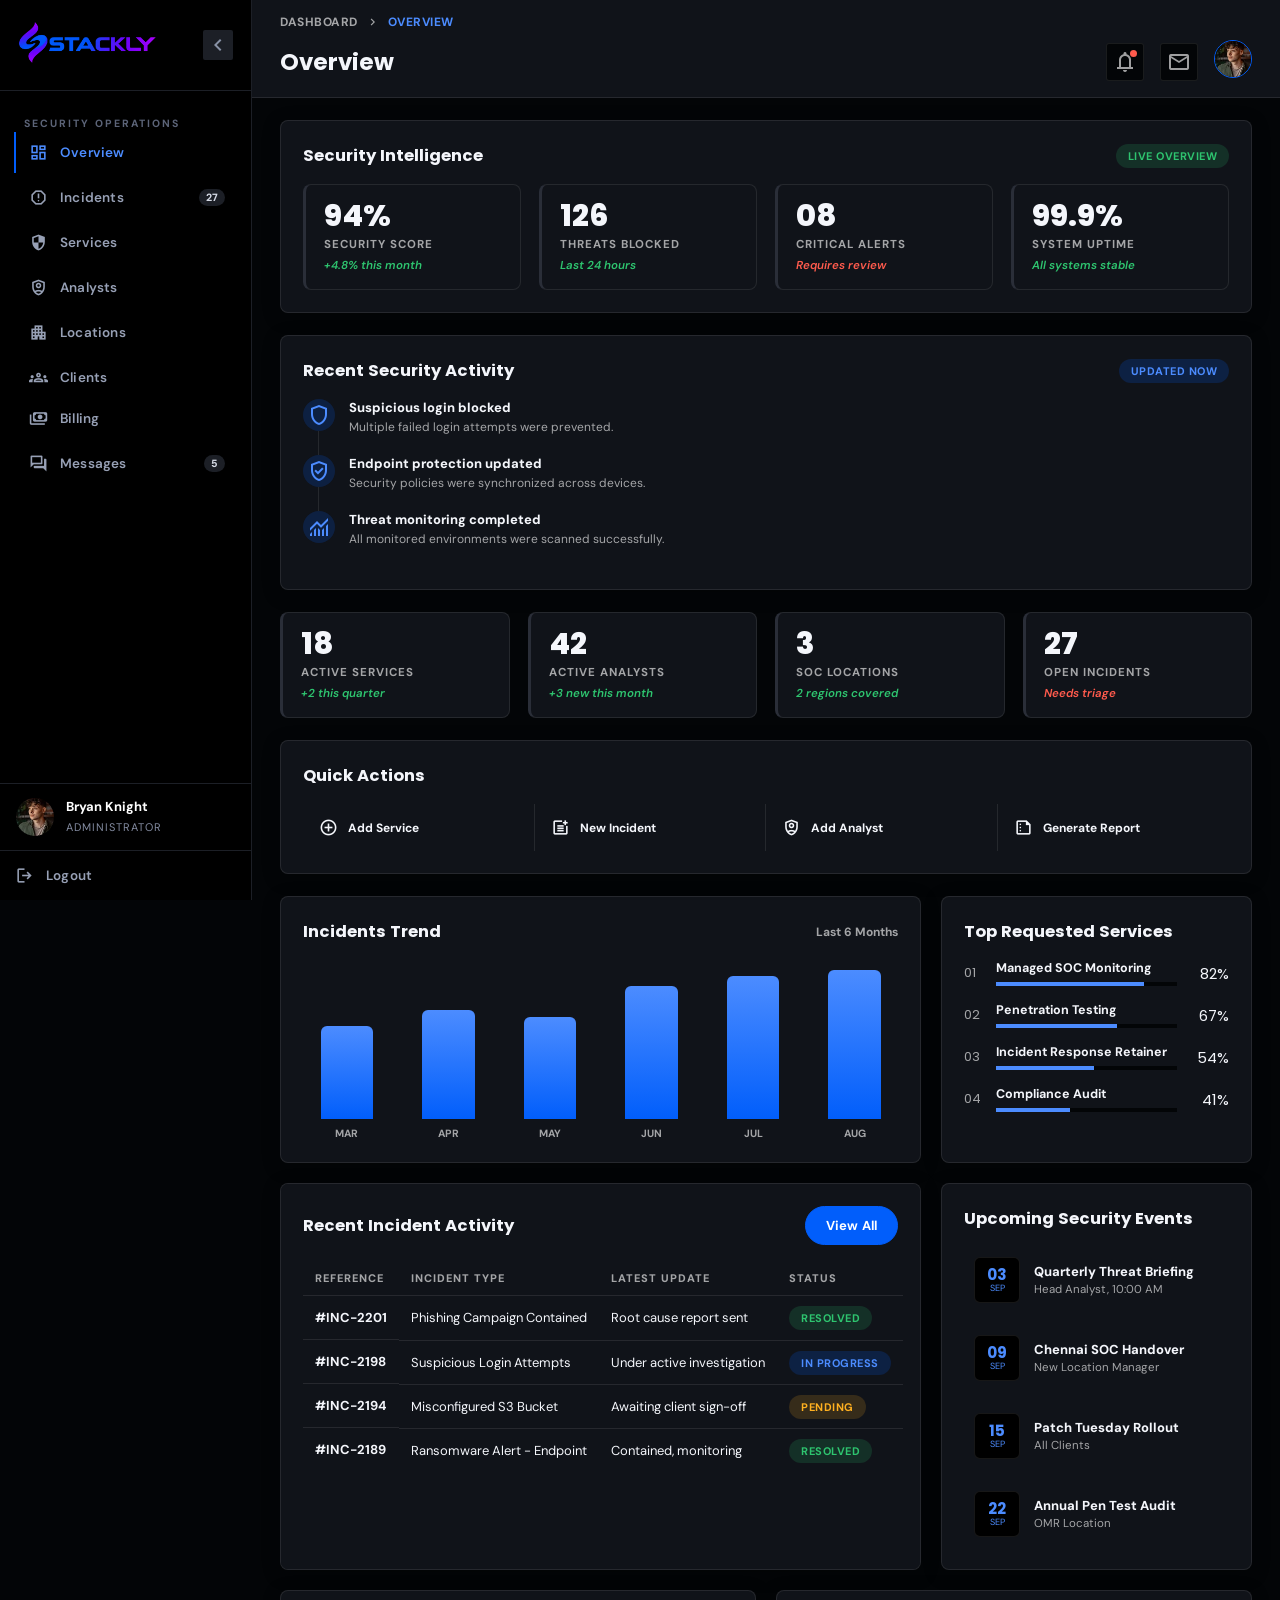
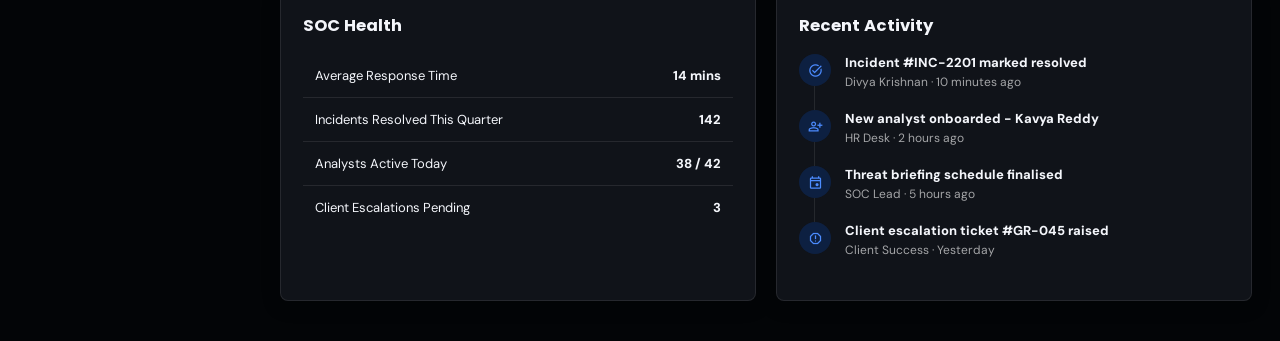
<file: admin.html>
<!DOCTYPE html>
<html lang="en">

<head>
    <meta charset="UTF-8">
    <meta name="viewport" content="width=device-width, initial-scale=1.0">
    <title>Stackly Cybersecurity - Admin Dashboard</title>

    <link rel="preconnect" href="https://fonts.googleapis.com">
    <link rel="preconnect" href="https://fonts.gstatic.com" crossorigin>
    <link rel="stylesheet"
        href="https://fonts.googleapis.com/css2?family=Material+Symbols+Outlined:opsz,wght,FILL,GRAD@20..48,100..700,0,-50..200" />

    <link
        href="https://fonts.googleapis.com/css2?family=DM+Sans:wght@400;500;600;700&family=Poppins:wght@500;600;700;800&display=swap"
        rel="stylesheet">

    <style>
        * {
            margin: 0;
            padding: 0;
            box-sizing: border-box;
        }

        :root {
            --pcolor: #015EFB;
            --pcolor-light: #4C8CFF;
            --pcolor-dim: rgba(1, 94, 251, .18);
            --dark: #000000;
            --panel-dark: #0b0c10;
            --ink: #f4f6fb;
            --sub: rgba(255, 255, 255, .62);
            --line: rgba(255, 255, 255, .09);
            --bg: #030507;
            --card: #101319;
            --good: #2ec46f;
            --warn: #ffb020;
            --tomato: #ff5b4d;
            --r: 3px;
        }

        body {
            background: var(--bg);
            font-family: 'DM Sans', sans-serif;
            display: flex;
            overflow-x: hidden;
            min-height: 100vh;
            color: var(--ink);
        }

        .material-symbols-outlined {
            font-variation-settings: 'FILL' 0, 'wght' 400, 'GRAD' 0, 'opsz' 24;
        }

        /* ================= SIDEBAR ================= */
        .sidebar {
            width: 252px;
            flex-shrink: 0;
            background: var(--dark);
            display: flex;
            flex-direction: column;
            height: 100vh;
            position: sticky;
            top: 0;
            transition: width .3s ease;
            border-right: 1px solid #1c1f26;
        }

        .sidebar.collapsed {
            width: 78px;
        }

        .sidebar.collapsed .nav-group-label,
        .sidebar.collapsed .side-nav button span.label,
        .sidebar.collapsed .side-nav button .badge-count,
        .sidebar.collapsed .sidebar-footer .who,
        .sidebar.collapsed .sidebar-logo img {
            display: none;
        }

        .sidebar.collapsed .sidebar-footer {
            justify-content: center;
        }

        .sidebar.collapsed .side-nav button {
            justify-content: center;
        }

        .sidebar-top {
            display: flex;
            align-items: center;
            justify-content: space-between;
            padding: 22px 18px;
            border-bottom: 1px solid #1c1f26;
        }

        .sidebar-logo {
            display: flex;
            align-items: center;
            gap: 10px;
        }

        .sidebar-logo img {
            width: clamp(110px, 12vw, 138px);
        }

        .rail-toggle {
            background: #1c1f26;
            border: none;
            color: #8892a6;
            width: 30px;
            height: 30px;
            border-radius: 2px;
            display: flex;
            align-items: center;
            justify-content: center;
            cursor: pointer;
            flex-shrink: 0;
        }

        .rail-toggle:hover {
            color: var(--pcolor-light);
        }

        .sidebar-logo .adminclose {
            color: white;
            display: none;
            cursor: pointer;
        }

        .sidebar-scroll {
            flex: 1;
            overflow-y: auto;
            padding: 20px 14px;
        }

        .nav-group-label {
            font-size: 10.5px;
            letter-spacing: 2px;
            text-transform: uppercase;
            color: #5c6478;
            padding: 0 10px;
            margin: 18px 0 10px;
            font-weight: 700;
        }

        .nav-group-label:first-child {
            margin-top: 0;
        }

        .side-nav {
            display: flex;
            flex-direction: column;
            gap: 4px;
        }

        .side-nav button {
            display: flex;
            align-items: center;
            gap: 12px;
            width: 100%;
            padding: 11px 12px 11px 13px;
            border: none;
            border-left: 2px solid transparent;
            background: transparent;
            color: #97a0b5;
            font-family: 'DM Sans', sans-serif;
            font-size: 13.5px;
            font-weight: 600;
            letter-spacing: .2px;
            border-radius: 0;
            cursor: pointer;
            text-align: left;
            transition: .3s ease;
            position: relative;
        }

    
        .side-nav button .material-symbols-outlined {
            font-size: 19px;
            flex-shrink: 0;
        }

        .side-nav button .badge-count {
            margin-left: auto;
            font-size: 10.5px;
            font-weight: 800;
            color: #d6dbe6;
            background: #1c1f26;
            padding: 2px 7px;
            border-radius: 20px;
        }

        .side-nav button.active .badge-count {
            color: var(--pcolor-light);
            background: rgba(1, 94, 251, .18);
        }

        .side-nav button:hover {
            color: #fff;
            border-left-color: #3a4050;
        }

        .logout{
 padding-block: 15px !important;
        }

        .logout:hover{
            color: red !important;
           
        }

        .side-nav button.active {
            background: transparent;
            color: var(--pcolor-light);
            border-left-color: var(--pcolor);
        }

        .sidebar-footer {
            display: flex;
            align-items: center;
            gap: 12px;
            padding: 14px 16px;
            border-block: 1px solid #1c1f26;
        }

        .sidebar-footer img {
            width: 38px;
            height: 38px;
            border-radius: 50%;
            object-fit: cover;
            flex-shrink: 0;
        }

        .sidebar-footer h4 {
            color: #fff;
            font-size: 13px;
            font-weight: 700;
        }

        .sidebar-footer span {
            color: #838ba0;
            font-size: 11px;
            text-transform: uppercase;
            letter-spacing: 1px;
        }

        /* ================= MAIN AREA ================= */
        .main {
            flex: 1;
            display: flex;
            flex-direction: column;
            min-width: 0;
        }

        .topbar {
            background: var(--card);
            border-bottom: 1px solid var(--line);
            padding: 14px 28px;
            display: flex;
            flex-direction: column;
            gap: 10px;
            position: sticky;
            top: 0;
            z-index: 50;
        }

        .topbar-row1 {
            display: flex;
            justify-content: space-between;
            align-items: center;
        }

        .breadcrumb {
            display: flex;
            align-items: center;
            gap: 8px;
            font-size: 12px;
            color: var(--sub);
            font-weight: 700;
            text-transform: uppercase;
            letter-spacing: .5px;
        }

        .breadcrumb .current {
            color: var(--pcolor-light);
        }

        .topbarimgcontainer {
            display: none;
            align-items: center;
            gap: 16px;
        }

        .topbarimgcontainer .topbarmenu {
            font-size: 22px;
            display: none;
            color: var(--ink);
            cursor: pointer;
        }

        .topbarimgcontainer .tlogo {
            display: none;
            align-items: center;
            gap: 8px;
        }

        .tlogo img {
            width: 100px;
        }

        .topbar-date {
            font-size: 12px;
            color: var(--sub);
            font-weight: 700;
        }

        .topbar-row2 {
            display: flex;
            justify-content: space-between;
            align-items: center;
            gap: 20px;
        }

        .topbar h2 {
            font-family: 'Poppins', sans-serif;
            font-weight: 700;
            font-size: 23px;
            color: var(--ink);
        }

        .topbar-right {
            display: flex;
            align-items: center;
            gap: 16px;
        }

      
        .icon-btn {
            position: relative;
            color: var(--sub);
            cursor: pointer;
            background: var(--bg);
            border: 1px solid var(--line);
            width: 38px;
            height: 38px;
            border-radius: 3px;
            display: flex;
            align-items: center;
            justify-content: center;
        }

        .icon-btn .dot {
            position: absolute;
            top: 6px;
            right: 6px;
            width: 7px;
            height: 7px;
            border-radius: 50%;
            background: var(--tomato);
        }

        .topbar-avatar img {
            width: 38px;
            height: 38px;
            border-radius: 50%;
            object-fit: cover;
            border: 1px solid var(--pcolor);
        }

        .content-scroll {
            padding: 22px 28px 40px;
            display: flex;
            flex-direction: column;
            gap: 22px;
        }

        .view {
            display: none;
            flex-direction: column;
            gap: 22px;
        }

        .view.active {
            display: flex;
        }

        .d-btn {
            padding: 10px 20px;
            background: var(--pcolor);
            border: 1px solid var(--pcolor);
            color: #ffffff;
            cursor: pointer;
            transition: .3s ease;
            font-size: 13px;
            font-weight: 700;
            letter-spacing: .2px;
            font-family: 'DM Sans', sans-serif;
            border-radius: 30px;
            text-wrap: nowrap;
        }

        .d-btn:hover {
            background: var(--pcolor-light);
            border-color: var(--pcolor-light);
            color: #fff;
        }

        .d-btn.ghost {
            background: transparent;
            color: var(--ink);
        }

        .d-btn.ghost:hover {
            background: var(--pcolor-dim);
            color: var(--ink);
        }

        .panel {
            background: var(--card);
            border: 1px solid var(--line);
            border-radius: 8px;
            padding: 22px;
            overflow-x: auto;
            box-shadow: 0 4px 18px rgba(0, 0, 0, 0.25);
        }

        .panel h3 {
            font-family: 'Poppins', sans-serif;
            font-weight: 700;
            font-size: 16.5px;
            color: var(--ink);
            margin-bottom: 16px;
        }

        .panel-head {
            display: flex;
            justify-content: space-between;
            align-items: center;
            margin-bottom: 16px;
            gap: 12px;
            flex-wrap: wrap;
        }

        .panel-head h3 {
            margin-bottom: 0;
        }

        .filter-chips {
            display: flex;
            gap: 8px;
            flex-wrap: wrap;
        }

        .filter-chips button {
            padding: 7px 16px;
            border-radius: 30px;
            border: 1px solid var(--line);
            background: var(--bg);
            font-size: 12px;
            font-weight: 700;
            color: var(--sub);
            cursor: pointer;
            font-family: 'DM Sans', sans-serif;
            transition: .2s ease;
        }

        .filter-chips button.active,
        .filter-chips button:hover {
            background: var(--pcolor);
            border-color: var(--pcolor);
            color: #fff;
        }

        /* ---------- BENTO GRID ---------- */
        .bento {
            display: grid;
            grid-template-columns: repeat(12, 1fr);
            gap: 20px;
        }

        .bento .span-8 {
            grid-column: span 8;
        }

        .bento .span-4 {
            grid-column: span 4;
        }

        .bento .span-6 {
            grid-column: span 6;
        }

        .bento .span-12 {
            grid-column: span 12;
        }

        .stat-row {
            display: grid;
            grid-template-columns: repeat(4, 1fr);
            gap: 18px;
        }

        .stat-card {
            background: var(--card);
            border: 1px solid var(--line);
            border-left: 3px solid #2a2e38;
            border-radius: 8px;
            padding: 16px 18px;
            display: flex;
            flex-direction: column;
            gap: 6px;
            transition: .25s ease;
        }

        .stat-card:hover {
            border-left-color: var(--pcolor);
        }

        .stat-card .material-symbols-outlined {
            display: none;
        }

        .stat-card .stat-info {
            display: flex;
            flex-direction: column;
            gap: 6px;
        }

        .stat-card h2 {
            font-family: 'Poppins', sans-serif;
            font-weight: 800;
            font-size: 30px;
            color: var(--ink);
            line-height: 1;
        }

        .stat-card p {
            font-size: 11.5px;
            color: var(--sub);
            text-transform: uppercase;
            letter-spacing: 1px;
            font-weight: 700;
        }

        .stat-card .delta {
            font-size: 11.5px;
            color: var(--good);
            font-weight: 600;
            font-style: italic;
        }

        .stat-card .delta.down {
            color: var(--tomato);
        }

        .bar-chart {
            display: flex;
            align-items: flex-end;
            gap: 14px;
            height: 180px;
            padding-top: 10px;
        }

        .bar-chart .bar-col {
            flex: 1;
            display: flex;
            flex-direction: column;
            align-items: center;
            gap: 8px;
            height: 100%;
            justify-content: flex-end;
        }

        .bar-chart .bar {
            width: 60%;
            background: linear-gradient(180deg, var(--pcolor-light), var(--pcolor));
            border-radius: 6px 6px 0 0;
            min-height: 6px;
        }

        .bar-chart .bar-col span {
            font-size: 10.5px;
            color: var(--sub);
            font-weight: 700;
            text-transform: uppercase;
        }

        .rank-list {
            display: flex;
            flex-direction: column;
            gap: 16px;
        }

        .rank-row {
            display: grid;
            grid-template-columns: 20px 1fr 40px;
            align-items: center;
            gap: 12px;
        }

        .rank-row .rank-num {
            font-family: 'Poppins', sans-serif;
            font-size: 13px;
            color: var(--sub);
        }

        .rank-row .rank-main {
            display: flex;
            flex-direction: column;
            gap: 6px;
        }

        .rank-row .rank-label {
            display: flex;
            justify-content: space-between;
            font-size: 12.5px;
            font-weight: 700;
            color: var(--ink);
        }

        .rank-row .rank-track {
            width: 100%;
            height: 4px;
            background: var(--bg);
        }

        .rank-row .rank-fill {
            height: 100%;
            background: var(--pcolor-light);
        }

        .rank-row .rank-pct {
            text-align: right;
            font-family: 'Poppins', sans-serif;
            font-size: 15px;
            color: var(--ink);
        }

        .timeline {
            display: flex;
            flex-direction: column;
            gap: 0;
        }

        .timeline .t-item {
            display: flex;
            gap: 14px;
            padding-bottom: 20px;
            position: relative;
        }

        .timeline .t-item:not(:last-child)::before {
            content: "";
            position: absolute;
            left: 15px;
            top: 32px;
            bottom: 0;
            width: 1px;
            background: var(--line);
        }

        .timeline .t-dot {
            width: 32px;
            height: 32px;
            border-radius: 50%;
            background: var(--pcolor-dim);
            color: var(--pcolor-light);
            display: flex;
            align-items: center;
            justify-content: center;
            font-size: 15px;
            flex-shrink: 0;
        }

        .timeline .t-body h5 {
            font-size: 13px;
            font-weight: 800;
            margin-bottom: 3px;
        }

        .timeline .t-body p {
            font-size: 12px;
            color: var(--sub);
        }

        .event-list {
            display: flex;
            flex-direction: column;
            gap: 12px;
        }

        .event-item {
            display: flex;
            align-items: center;
            gap: 14px;
            padding: 10px;
            border-radius: 6px;
            transition: .2s ease;
        }

        .event-item:hover {
            background: var(--bg);
        }

        .event-date {
            background: var(--dark);
            color: var(--pcolor-light);
            width: 46px;
            height: 46px;
            border-radius: 6px;
            display: flex;
            flex-direction: column;
            align-items: center;
            justify-content: center;
            flex-shrink: 0;
            border: 1px solid var(--line);
        }

        .event-date strong {
            font-size: 15px;
            font-family: 'Poppins', sans-serif;
            line-height: 1;
        }

        .event-date span {
            font-size: 9px;
            text-transform: uppercase;
        }

        .event-info h5 {
            font-size: 13px;
            font-weight: 800;
            margin-bottom: 2px;
        }

        .event-info p {
            font-size: 11.5px;
            color: var(--sub);
        }

        .quick-actions {
            display: grid;
            grid-template-columns: repeat(4, 1fr);
        }

        .quick-actions button {
            display: flex;
            align-items: center;
            gap: 10px;
            padding: 14px 16px;
            border: none;
            border-right: 1px solid var(--line);
            background: transparent;
            cursor: pointer;
            font-family: 'DM Sans', sans-serif;
            transition: .2s ease;
        }

        .quick-actions button:last-child {
            border-right: none;
        }

        .quick-actions button:hover {
            background: var(--bg);
        }

        .quick-actions button:hover span {
            color: var(--pcolor-light);
        }

        .quick-actions .material-symbols-outlined {
            color: var(--ink);
            font-size: 19px;
        }

        .quick-actions span {
            font-size: 12px;
            font-weight: 700;
            color: var(--ink);
            text-align: left;
            transition: .2s ease;
        }

        table {
            width: 100%;
            border-collapse: collapse;
        }

        thead th {
            text-align: left;
            font-size: 11px;
            color: var(--sub);
            text-transform: uppercase;
            letter-spacing: 1px;
            padding: 10px 12px;
            border-bottom: 1px solid var(--line);
            font-weight: 800;
        }

        tbody td {
            padding: 13px 12px;
            font-size: 13px;
            color: var(--ink);
            border-bottom: 1px solid var(--line);
            text-wrap: nowrap;
        }

        tbody tr:last-child td {
            border-bottom: none;
        }

        tbody tr {
            transition: .2s ease;
        }

        tbody tr:hover {
            background: rgba(255, 255, 255, .03);
        }

        .cell-item {
            display: flex;
            align-items: center;
            gap: 10px;
            color: var(--ink);
            font-weight: 700;
        }

        .cell-item img {
            width: 34px;
            height: 34px;
            border-radius: 6px;
            object-fit: cover;
        }

        .badge {
            padding: 5px 12px;
            border-radius: 20px;
            font-size: 11px;
            font-weight: 700;
            text-transform: uppercase;
            letter-spacing: .5px;
        }

        .badge.delivered {
            background: rgba(46, 196, 111, 0.16);
            color: var(--good);
        }

        .badge.transit {
            background: var(--pcolor-dim);
            color: var(--pcolor-light);
        }

        .badge.pending {
            background: rgba(255, 176, 32, 0.16);
            color: var(--warn);
        }

        .badge.active {
            background: rgba(46, 196, 111, 0.16);
            color: var(--good);
        }

        .badge.maintenance {
            background: rgba(255, 176, 32, 0.16);
            color: var(--warn);
        }

        .pagination {
            display: flex;
            justify-content: flex-end;
            align-items: center;
            gap: 8px;
            margin-top: 16px;
        }

        .pagination button {
            width: 32px;
            height: 32px;
            border-radius: 6px;
            border: 1px solid var(--line);
            background: var(--bg);
            font-size: 12px;
            font-weight: 700;
            color: var(--ink);
            cursor: pointer;
            transition: .5s ease;
        }

         .pagination button:hover{
            background: var(--pcolor);
            border-color: var(--pcolor);
            color: #fff; 
         }

        .pagination button.active {
            background: var(--pcolor);
            border-color: var(--pcolor);
            color: #fff;
        }

        /* agent grid */
        .fleet-grid {
            display: grid;
            grid-template-columns: repeat(2, 1fr);
            gap: 16px;
        }

        .fleet-card {
            border: 1px solid var(--line);
            border-radius: 8px;
            overflow: hidden;
            background: var(--card);
            display: flex;
            align-items: center;
            gap: 16px;
            padding: 14px;
            transition: .3s ease;
        }

        .fleet-card:hover {
            border-color: var(--pcolor);
            box-shadow: 0 8px 20px rgba(1, 94, 251, 0.18);
        }

        .fleet-card img {
            width: 76px;
            height: 76px;
            border-radius: 8px;
            object-fit: cover;
            object-position: top;
            flex-shrink: 0;
        }

        .fleet-card-body {
            flex: 1;
        }

        .fleet-card-body h4 {
            font-family: 'Poppins', sans-serif;
            font-weight: 700;
            font-size: 15px;
            color: var(--ink);
            margin-bottom: 5px;
        }

        .fleet-card-body p {
            font-size: 11.5px;
            color: var(--sub);
            margin-bottom: 8px;
        }

        .fleet-card-body .contact-row {
            display: flex;
            gap: 10px;
        }

        .fleet-card-body .contact-row .material-symbols-outlined {
            font-size: 15px;
            color: var(--pcolor-light);
            background: var(--pcolor-dim);
            width: 26px;
            height: 26px;
            border-radius: 6px;
            display: flex;
            align-items: center;
            justify-content: center;
            cursor: pointer;
        }

        .contact-row span {
            cursor: pointer;
        }

        /* location gallery */
        .wh-grid {
            display: grid;
            grid-template-columns: repeat(3, 1fr);
            gap: 20px;
        }

        .wh-card {
            position: relative;
            overflow: hidden;
            height: 170px;
            border-radius: 10px;
            border: 1px solid var(--line);
        }

        .wh-card img {
            width: 100%;
            height: 100%;
            object-fit: cover;
            transition: .6s ease;
        }

        .wh-card:hover img {
            transform: scale(1.08);
        }

        .wh-card .overlay {
            position: absolute;
            inset: 0;
            background: linear-gradient(180deg, rgba(3, 5, 7, 0.1) 40%, rgba(3, 5, 7, 0.92) 100%);
            display: flex;
            flex-direction: column;
            justify-content: flex-end;
            padding: 16px;
        }

        .wh-card .overlay h4 {
            color: #fff;
            font-family: 'Poppins', sans-serif;
            font-weight: 700;
            font-size: 15px;
        }

        .wh-card .overlay span {
            color: var(--pcolor-light);
            font-size: 11px;
            text-transform: uppercase;
            letter-spacing: 1px;
        }

        .budget-row {
            display: flex;
            flex-direction: column;
            gap: 16px;
        }

        .budget-item h5 {
            display: flex;
            justify-content: space-between;
            font-size: 12.5px;
            font-weight: 800;
            margin-bottom: 8px;
        }

        .budget-item h5 span {
            color: var(--sub);
            font-weight: 700;
        }

        .budget-track {
            width: 100%;
            height: 9px;
            background: var(--bg);
            border-radius: 30px;
            overflow: hidden;
            border: 1px solid var(--line);
        }

        .budget-fill {
            height: 100%;
            background: linear-gradient(90deg, var(--pcolor), var(--pcolor-light));
            border-radius: 30px;
        }

        .student-list {
            display: flex;
            flex-direction: column;
            gap: 10px;
        }

        .student-row {
            display: flex;
            align-items: center;
            gap: 14px;
            padding: 10px;
            border-radius: 8px;
            border: 1px solid var(--line);
        }

        .student-row img {
            width: 40px;
            height: 40px;
            border-radius: 6px;
            object-fit: cover;
        }

        .student-row .s-info {
            flex: 1;
        }

        .student-row .s-info h5 {
            font-size: 13px;
            font-weight: 800;
        }

        .student-row .s-info p {
            font-size: 11.5px;
            color: var(--sub);
        }

        /* ---------- service gallery cards ---------- */
        .listing-grid {
            display: grid;
            grid-template-columns: repeat(3, 1fr);
            gap: 18px;
        }

        .listing-card {
            border: 1px solid var(--line);
            border-radius: 10px;
            overflow: hidden;
            background: var(--card);
            transition: .3s ease;
            cursor: pointer;
        }

        .listing-card:hover {
            border-color: var(--pcolor);
            box-shadow: 0 8px 20px rgba(1, 94, 251, 0.18);
        }

        .listing-card .l-img {
            position: relative;
            height: 150px;
        }

        .listing-card .l-img img {
            width: 100%;
            height: 100%;
            object-fit: cover;
        }

        .listing-card .l-tag {
            position: absolute;
            top: 10px;
            left: 10px;
            background: var(--dark);
            color: var(--pcolor-light);
            font-size: 10.5px;
            font-weight: 800;
            text-transform: uppercase;
            letter-spacing: .5px;
            padding: 4px 10px;
            border-radius: 20px;
        }

        .listing-card .l-body {
            padding: 14px 16px;
        }

        .listing-card .l-body h4 {
            font-family: 'Poppins', sans-serif;
            font-weight: 700;
            font-size: 15.5px;
            margin-bottom: 4px;
        }

        .listing-card .l-body p.loc {
            font-size: 11.5px;
            color: var(--sub);
            margin-bottom: 10px;
        }

        .listing-card .l-meta {
            display: flex;
            justify-content: space-between;
            align-items: center;
            border-top: 1px solid var(--line);
            padding-top: 10px;
        }

        .listing-card .l-price {
            font-family: 'Poppins', sans-serif;
            font-size: 16px;
            color: var(--ink);
        }

        .listing-card .l-specs {
            display: flex;
            gap: 8px;
            font-size: 11px;
            color: var(--sub);
            font-weight: 700;
        }

        /* ---------- pipeline / kanban ---------- */
        .pipeline {
            display: grid;
            grid-template-columns: repeat(4, 1fr);
            gap: 16px;
        }

        .pipeline-col h4 {
            font-size: 11.5px;
            text-transform: uppercase;
            letter-spacing: 1px;
            color: var(--sub);
            font-weight: 800;
            margin-bottom: 12px;
            padding-bottom: 10px;
            border-bottom: 2px solid var(--pcolor);
        }

        .pipeline-card {
            background: rgba(255, 255, 255, .03);
            border: 1px solid var(--line);
            border-radius: 8px;
            padding: 12px;
            margin-bottom: 10px;
        }

        .pipeline-card h5 {
            font-size: 12.5px;
            font-weight: 800;
            margin-bottom: 4px;
        }

        .pipeline-card p {
            font-size: 11px;
            color: var(--sub);
            margin-bottom: 8px;
        }

        .pipeline-card .p-val {
            font-family: 'Poppins', sans-serif;
            font-size: 14px;
            color: var(--ink);
        }

        /* ---------- message inbox ---------- */
        .inbox-list {
            display: flex;
            flex-direction: column;
        }

        .inbox-row {
            display: flex;
            gap: 14px;
            padding: 14px 6px;
            border-bottom: 1px solid var(--line);
            cursor: pointer;
            transition: .2s ease;
        }

        .inbox-row:last-child {
            border-bottom: none;
        }

        .inbox-row:hover {
            background: rgba(255, 255, 255, .03);
        }

        .inbox-row.unread {
            border-left: 2px solid var(--pcolor);
        }

        .inbox-row img {
            width: 42px;
            height: 42px;
            border-radius: 50%;
            object-fit: cover;
            flex-shrink: 0;
        }

        .inbox-body {
            flex: 1;
            min-width: 0;
        }

        .inbox-body .inbox-top {
            display: flex;
            justify-content: space-between;
            gap: 10px;
        }

        .inbox-body h5 {
            font-size: 13px;
            font-weight: 800;
        }

        .inbox-body .inbox-time {
            font-size: 11px;
            color: var(--sub);
            text-wrap: nowrap;
        }

        .inbox-body p {
            font-size: 12px;
            color: var(--sub);
            white-space: nowrap;
            overflow: hidden;
            text-overflow: ellipsis;
        }

        /* ---------- calendar ---------- */
        .cal-grid {
            display: grid;
            grid-template-columns: repeat(7, 1fr);
            gap: 6px;
        }

        .cal-grid .cal-dow {
            font-size: 10.5px;
            font-weight: 800;
            text-transform: uppercase;
            color: var(--sub);
            text-align: center;
            padding-bottom: 8px;
        }

        .cal-cell {
            aspect-ratio: 1;
            border: 1px solid var(--line);
            border-radius: 6px;
            padding: 6px;
            font-size: 12px;
            font-weight: 700;
            color: var(--ink);
            position: relative;
        }

        .cal-cell.muted {
            color: rgba(255, 255, 255, .22);
        }

        .cal-cell.has-event::after {
            content: "";
            position: absolute;
            bottom: 6px;
            left: 6px;
            width: 6px;
            height: 6px;
            border-radius: 50%;
            background: var(--pcolor-light);
        }

        .cal-cell.today {
            border-color: var(--pcolor);
            border-width: 2px;
        }

        /* ---------- settings-style form ---------- */
        .settings-grid {
            display: grid;
            grid-template-columns: 1fr 1fr;
            gap: 16px;
        }

        .field {
            display: flex;
            flex-direction: column;
            gap: 6px;
        }

        .field label {
            font-size: 11.5px;
            font-weight: 700;
            color: var(--sub);
            text-transform: uppercase;
            letter-spacing: .5px;
        }

        .field input,
        .field select {
            padding: 10px 12px;
            border: 1px solid var(--line);
            background: var(--bg);
            font-family: 'DM Sans', sans-serif;
            font-size: 13px;
            color: var(--ink);
            border-radius: 6px;
        }

        .field input:focus,
        .field select:focus {
            outline: none;
            border-color: var(--pcolor);
        }

        .toggle-row {
            display: flex;
            justify-content: space-between;
            align-items: center;
            padding: 12px 0;
            border-bottom: 1px solid var(--line);
        }

        .toggle-row:last-child {
            border-bottom: none;
        }

        .toggle-row h5 {
            font-size: 13px;
            font-weight: 800;
            margin-bottom: 2px;
        }

        .toggle-row p {
            font-size: 11.5px;
            color: var(--sub);
        }

        .switch {
            width: 40px;
            height: 22px;
            background: var(--line);
            border-radius: 20px;
            position: relative;
            cursor: pointer;
            flex-shrink: 0;
        }

        .switch::after {
            content: "";
            position: absolute;
            width: 16px;
            height: 16px;
            background: #fff;
            border-radius: 50%;
            top: 3px;
            left: 3px;
            transition: .2s ease;
        }

        .switch.on {
            background: var(--pcolor);
        }

        .switch.on::after {
            left: 21px;
        }

        /* ---------- service extras ---------- */
        .ingredient-tags {
            display: flex;
            flex-wrap: wrap;
            gap: 6px;
            margin-bottom: 10px;
        }

        .ingredient-tags span {
            font-size: 10.5px;
            font-weight: 700;
            color: var(--sub);
            background: var(--bg);
            border: 1px solid var(--line);
            padding: 3px 10px;
            border-radius: 20px;
        }

        .stars {
            color: var(--pcolor-light);
            font-size: 13px;
            letter-spacing: 1px;
        }

        .review-row {
            display: flex;
            gap: 12px;
            padding: 12px 0;
            border-bottom: 1px solid var(--line);
        }

        .review-row:last-child {
            border-bottom: none;
        }

        .review-row img {
            width: 36px;
            height: 36px;
            border-radius: 50%;
            object-fit: cover;
            flex-shrink: 0;
        }

        .review-body h5 {
            font-size: 12.5px;
            font-weight: 800;
            margin-bottom: 2px;
        }

        .review-body p {
            font-size: 12px;
            color: var(--sub);
        }

        .combo-list {
            display: flex;
            flex-direction: column;
            gap: 12px;
        }

        .combo-row {
            display: flex;
            align-items: center;
            gap: 14px;
            padding: 10px;
            border: 1px solid var(--line);
            border-radius: 8px;
        }

        .combo-row img {
            width: 46px;
            height: 46px;
            border-radius: 6px;
            object-fit: cover;
            flex-shrink: 0;
        }

        .combo-row .c-info {
            flex: 1;
        }

        .combo-row .c-info h5 {
            font-size: 12.5px;
            font-weight: 800;
        }

        .combo-row .c-info p {
            font-size: 11px;
            color: var(--sub);
        }

        .combo-row .c-price {
            font-family: 'Poppins', sans-serif;
            font-size: 14px;
            color: var(--ink);
        }


      
        @media (max-width: 1250px) {
            .bento .span-8 {
                grid-column: span 12;
            }

            .bento .span-4 {
                grid-column: span 12;
            }

            .bento .span-6 {
                grid-column: span 12;
            }
        }

        @media (max-width: 1100px) {

            .stat-row,
            .wh-grid,
            .listing-grid,
            .pipeline {
                grid-template-columns: repeat(2, 1fr);
            }

            .quick-actions {
                grid-template-columns: repeat(2, 1fr);
            }

            .settings-grid {
                grid-template-columns: 1fr;
            }
        }

        @media (max-width: 900px) {

            .sidebar {
                position: fixed;
                inset: 0px;
                transform: translateX(-120%);
                transition: .2s ease;
                z-index: 9999;
                width: 280px !important;
            }

              body.menu-open {
            overflow: hidden;
            height: 100vh;
        }


            .sidebar-logo {
                display: flex;
                align-items: center;
                justify-content: space-between;
                width: 100%;
            }

            .sidebar.vis {
                transform: translateX(0);
            }

            .sidebar.collapsed .nav-group-label,
            .sidebar.collapsed .side-nav button span.label,
            .sidebar.collapsed .side-nav button .badge-count,
            .sidebar.collapsed .sidebar-footer .who,
            .sidebar.collapsed .sidebar-logo img {
                display: initial;
            }

            .rail-toggle {
                display: none;
            }

            .topbar>h2 {
                display: none;
            }

            .topbar {
                padding: 14px 16px;
            }

            .topbarimgcontainer {
                display: flex;
            }

            .topbarimgcontainer .topbarmenu,
            .topbarimgcontainer .tlogo {
                display: flex;
            }

            .sidebar-top {
                justify-content: space-between;
            }

            .sidebar-logo .adminclose {
                display: block;
            }

            .content-scroll {
                padding: 18px 16px 30px;
            }

            .fleet-grid {
                grid-template-columns: 1fr;
            }
        }

        @media (max-width: 560px) {

            .stat-row,
            .wh-grid,
            .quick-actions,
            .listing-grid,
            .pipeline {
                grid-template-columns: 1fr;
            }

            .topbar-row2 {
                flex-wrap: wrap;
                gap: 12px;
            }

            #topbarTitle {
                display: none;
            }

            .topbar-date {
                display: none;
            }

            .icon-btn {
                width: 28px;
                height: 28px;
            }

            .icon-btn span {
                font-size: 20px;
            }

            .icon-btn .dot {
                top: 2px;
                right: 2px;
                height: 6px;
                width: 6px;
            }

            .topbar-avatar img {
                width: 35px;
                height: 35px;
                margin-top: 4px;
            }

            .topbar-right {
                gap: 10px;
            }

            .fleet-card img {
                width: 36px;
                height: 36px;
            }

        }

        
/* loading */

.company-logo img {
    width: clamp(130px,14vw,150px);
}


body.is-loading {
    overflow: hidden;
}

#preloader {
    position: fixed;
    inset: 0;
    z-index: 99999;
    background: #000;
    display: flex;
    flex-direction: column;
    align-items: center;
    justify-content: center;
    gap: 28px;
    transition: opacity .7s ease, visibility .7s ease;
}

#preloader.done {
    opacity: 0;
    visibility: hidden;
    pointer-events: none;
}

.pre-ring {
    position: relative;
    height: 110px;
    width: 110px;
    display: flex;
    align-items: center;
    justify-content: center;
}

.pre-ring::before {
    content: "";
    position: absolute;
    inset: 0;
    border-radius: 50%;
    border: 2px solid rgba(255, 255, 255, 0.08);
    border-top-color: var(--pcolor);
    border-right-color: var(--pcolor);
    animation: preSpin 1s linear infinite;
}

.pre-ring::after {
    content: "";
    position: absolute;
    height: 150px;
    width: 150px;
    border-radius: 50%;
    background: radial-gradient(circle, rgba(1, 94, 251, .45), transparent 70%);
    filter: blur(12px);
    animation: prePulse 2s ease-in-out infinite;
    z-index: -1;
}

.pre-ring span.material-symbols-outlined {
    font-size: 42px;
    color: var(--pcolor);
    animation: prePulse 2s ease-in-out infinite;
}

.pre-bar {
    width: min(260px, 70vw);
    height: 3px;
    border-radius: 3px;
    background: rgba(255, 255, 255, 0.12);
    overflow: hidden;
}

.pre-bar i {
    display: block;
    height: 100%;
    width: 0%;
    background: var(--pcolor);
    border-radius: 3px;
    transition: width .25s ease;
}

.pre-text {
    color: white;
    font-size: 14px;
    letter-spacing: 2px;
}

.pre-text b {
    color: var(--pcolor);
    font-weight: 500;
}

@keyframes preSpin {
    to { transform: rotate(360deg); }
}

@keyframes prePulse {
    0%, 100% { opacity: .5; transform: scale(1); }
    50%      { opacity: 1;  transform: scale(1.08); }
}

@media (prefers-reduced-motion: reduce) {
    .pre-ring::before,
    .pre-ring::after,
    .pre-ring span.material-symbols-outlined {
        animation: none;
    }
}

    </style>
</head>

<body>


            <div id="preloader">

         <a href="index.html" class="company-logo"><img src="./src/logo.webp" alt="company Logo"></a>
    <div class="pre-ring">
        <span class="material-symbols-outlined">shield_lock</span>
    </div>
    <div class="pre-bar"><i></i></div>
    <p class="pre-text">SECURING <b><span id="preCount">0</span>%</b></p>
</div>

    <!-- ================= SIDEBAR ================= -->
    <aside class="sidebar">
        <div class="sidebar-top">
            <div class="sidebar-logo">
                <a href="index.html"><img src="./src/logo.webp" alt="Stackly Logo"></a>
                <span class="material-symbols-outlined adminclose">close</span>
            </div>
            <button class="rail-toggle" id="railToggle"><span
                    class="material-symbols-outlined">chevron_left</span></button>
        </div>

        <div class="sidebar-scroll">
            <span class="nav-group-label">Security Operations</span>
            <nav class="side-nav">
                <button class="active" onclick="showView('overview', this)"><span
                        class="material-symbols-outlined">dashboard</span> <span class="label">Overview</span></button>
                <button onclick="showView('orders', this)"><span class="material-symbols-outlined">report</span>
                    <span class="label">Incidents</span><span class="badge-count">27</span></button>
                <button onclick="showView('listings', this)"><span
                        class="material-symbols-outlined">security</span>
                    <span class="label">Services</span></button>
                <button onclick="showView('staff', this)"><span
                        class="material-symbols-outlined">shield_person</span>
                    <span class="label">Analysts</span></button>
                <button onclick="showView('branches', this)"><span class="material-symbols-outlined">apartment</span>
                    <span class="label">Locations</span></button>
                <button onclick="showView('clients', this)"><span class="material-symbols-outlined">groups</span>
                    <span class="label">Clients</span></button>
            </nav>


            <nav class="side-nav">
                <button onclick="showView('deals', this)"><span class="material-symbols-outlined">payments</span>
                    <span class="label">Billing</span></button>
                <button onclick="showView('messages', this)"><span class="material-symbols-outlined">forum</span>
                    <span class="label">Messages</span><span class="badge-count">5</span></button>

            </nav>

        </div>

        <div class="sidebar-footer">
            <img src="./src/avartar_2.webp" alt="Admin">
            <div class="who">
                <h4 id="username">Bryan Knight</h4>
                <span>administrator</span>
            </div>
        </div>

        <nav class="side-nav">
               <button class="logoutbtn logout"><span class="material-symbols-outlined">logout</span>
                    <span class="label">Logout</span></button>
        </nav>
        
             
    </aside>

    <!-- ================= MAIN CONTENT ================= -->
    <main class="main">

        <div class="topbar">
            <div class="topbar-row1">
                <div class="breadcrumb">
                    <span>Dashboard</span> <span class="material-symbols-outlined"
                        style="font-size:14px;">chevron_right</span>
                    <span class="current" id="crumbTitle">Overview</span>
                </div>

            </div>

            <div class="topbar-row2">
                <div class="topbarimgcontainer">
                    <span class="material-symbols-outlined topbarmenu">menu</span>
                    <div class="tlogo">
                        <a href="index.html"><img src="./src/logo.webp" alt="Stackly Logo"></a>
                    </div>
                </div>
                <h2 id="topbarTitle">Overview</h2>
                <div class="topbar-right">

                    <div class="icon-btn errorpage"><span class="material-symbols-outlined">notifications</span><span
                            class="dot"></span></div>
                    <div class="icon-btn errorpage"><span class="material-symbols-outlined">mail</span></div>
                    <div class="topbar-avatar"><img src="./src/avartar_2.webp" alt="Admin"></div>
                </div>
            </div>
        </div>

        <div class="content-scroll">

            <!-- ========== 1. OVERVIEW VIEW ========== -->
            <div class="view active" id="overview">
                <div class="panel">
                    <div class="panel-head">
                        <h3>Security Intelligence</h3>
                        <span class="badge active">Live Overview</span>
                    </div>
                    <div class="stat-row">
                        <div class="stat-card"><h2>94%</h2><p>Security Score</p><span class="delta">+4.8% this month</span></div>
                        <div class="stat-card"><h2>126</h2><p>Threats Blocked</p><span class="delta">Last 24 hours</span></div>
                        <div class="stat-card"><h2>08</h2><p>Critical Alerts</p><span class="delta down">Requires review</span></div>
                        <div class="stat-card"><h2>99.9%</h2><p>System Uptime</p><span class="delta">All systems stable</span></div>
                    </div>
                </div>
                <div class="panel">
                    <div class="panel-head"><h3>Recent Security Activity</h3><span class="badge transit">Updated now</span></div>
                    <div class="timeline">
                        <div class="t-item"><div class="t-dot"><span class="material-symbols-outlined">shield</span></div><div class="t-body"><h5>Suspicious login blocked</h5><p>Multiple failed login attempts were prevented.</p></div></div>
                        <div class="t-item"><div class="t-dot"><span class="material-symbols-outlined">verified_user</span></div><div class="t-body"><h5>Endpoint protection updated</h5><p>Security policies were synchronized across devices.</p></div></div>
                        <div class="t-item"><div class="t-dot"><span class="material-symbols-outlined">monitoring</span></div><div class="t-body"><h5>Threat monitoring completed</h5><p>All monitored environments were scanned successfully.</p></div></div>
                    </div>
                </div>


                <div class="stat-row">
                    <div class="stat-card">
                        <span class="material-symbols-outlined">security</span>
                        <div class="stat-info">
                            <h2>18</h2>
                            <p>Active Services</p>
                            <span class="delta">+2 this quarter</span>
                        </div>
                    </div>

                    <div class="stat-card">
                        <span class="material-symbols-outlined">shield_person</span>
                        <div class="stat-info">
                            <h2>42</h2>
                            <p>Active Analysts</p>
                            <span class="delta">+3 new this month</span>
                        </div>
                    </div>

                    <div class="stat-card">
                        <span class="material-symbols-outlined">apartment</span>
                        <div class="stat-info">
                            <h2>3</h2>
                            <p>SOC Locations</p>
                            <span class="delta">2 regions covered</span>
                        </div>
                    </div>

                    <div class="stat-card">
                        <span class="material-symbols-outlined">report</span>
                        <div class="stat-info">
                            <h2>27</h2>
                            <p>Open Incidents</p>
                            <span class="delta down">Needs triage</span>
                        </div>
                    </div>
                </div>

                <div class="panel">
                    <h3>Quick Actions</h3>
                    <div class="quick-actions">
                        <button class="errorpage"><span class="material-symbols-outlined">add_circle</span><span>Add
                                Service</span></button>
                        <button class="errorpage"><span class="material-symbols-outlined">post_add</span><span>New
                                Incident</span></button>
                        <button class="errorpage"><span
                                class="material-symbols-outlined">shield_person</span><span>Add
                                Analyst</span></button>
                        <button class="errorpage"><span class="material-symbols-outlined">summarize</span><span>Generate
                                Report</span></button>
                    </div>
                </div>

                <div class="bento">
                    <div class="panel span-8">
                        <div class="panel-head">
                            <h3>Incidents Trend</h3>
                            <span class="topbar-date">Last 6 Months</span>
                        </div>
                        <div class="bar-chart">
                            <div class="bar-col">
                                <div class="bar" style="height:55%;"></div><span>Mar</span>
                            </div>
                            <div class="bar-col">
                                <div class="bar" style="height:64%;"></div><span>Apr</span>
                            </div>
                            <div class="bar-col">
                                <div class="bar" style="height:60%;"></div><span>May</span>
                            </div>
                            <div class="bar-col">
                                <div class="bar" style="height:78%;"></div><span>Jun</span>
                            </div>
                            <div class="bar-col">
                                <div class="bar" style="height:84%;"></div><span>Jul</span>
                            </div>
                            <div class="bar-col">
                                <div class="bar" style="height:100%;"></div><span>Aug</span>
                            </div>
                        </div>
                    </div>

                    <div class="panel span-4">
                        <h3>Top Requested Services</h3>
                        <div class="rank-list">
                            <div class="rank-row">
                                <span class="rank-num">01</span>
                                <div class="rank-main">
                                    <div class="rank-label"><span>Managed SOC Monitoring</span></div>
                                    <div class="rank-track">
                                        <div class="rank-fill" style="width:82%;"></div>
                                    </div>
                                </div>
                                <span class="rank-pct">82%</span>
                            </div>
                            <div class="rank-row">
                                <span class="rank-num">02</span>
                                <div class="rank-main">
                                    <div class="rank-label"><span>Penetration Testing</span></div>
                                    <div class="rank-track">
                                        <div class="rank-fill" style="width:67%;"></div>
                                    </div>
                                </div>
                                <span class="rank-pct">67%</span>
                            </div>
                            <div class="rank-row">
                                <span class="rank-num">03</span>
                                <div class="rank-main">
                                    <div class="rank-label"><span>Incident Response Retainer</span></div>
                                    <div class="rank-track">
                                        <div class="rank-fill" style="width:54%;"></div>
                                    </div>
                                </div>
                                <span class="rank-pct">54%</span>
                            </div>
                            <div class="rank-row">
                                <span class="rank-num">04</span>
                                <div class="rank-main">
                                    <div class="rank-label"><span>Compliance Audit</span></div>
                                    <div class="rank-track">
                                        <div class="rank-fill" style="width:41%;"></div>
                                    </div>
                                </div>
                                <span class="rank-pct">41%</span>
                            </div>
                        </div>
                    </div>

                    <div class="panel span-8">
                        <div class="panel-head">
                            <h3>Recent Incident Activity</h3>
                            <button class="d-btn errorpage">View All</button>
                        </div>

                        <table>
                            <thead>
                                <tr>
                                    <th>Reference</th>
                                    <th>Incident Type</th>
                                    <th>Latest Update</th>
                                    <th>Status</th>
                                </tr>
                            </thead>

                            <tbody>
                                <tr>
                                    <td class="cell-item">#INC-2201</td>
                                    <td>Phishing Campaign Contained</td>
                                    <td>Root cause report sent</td>
                                    <td><span class="badge delivered">Resolved</span></td>
                                </tr>

                                <tr>
                                    <td class="cell-item">#INC-2198</td>
                                    <td>Suspicious Login Attempts</td>
                                    <td>Under active investigation</td>
                                    <td><span class="badge transit">In Progress</span></td>
                                </tr>

                                <tr>
                                    <td class="cell-item">#INC-2194</td>
                                    <td>Misconfigured S3 Bucket</td>
                                    <td>Awaiting client sign-off</td>
                                    <td><span class="badge pending">Pending</span></td>
                                </tr>

                                <tr>
                                    <td class="cell-item">#INC-2189</td>
                                    <td>Ransomware Alert - Endpoint</td>
                                    <td>Contained, monitoring</td>
                                    <td><span class="badge delivered">Resolved</span></td>
                                </tr>
                            </tbody>
                        </table>
                    </div>

                    <div class="panel span-4">
                        <h3>Upcoming Security Events</h3>
                        <div class="event-list">
                            <div class="event-item">
                                <div class="event-date"><strong>03</strong><span>Sep</span></div>
                                <div class="event-info">
                                    <h5>Quarterly Threat Briefing</h5>
                                    <p>Head Analyst, 10:00 AM</p>
                                </div>
                            </div>
                            <div class="event-item">
                                <div class="event-date"><strong>09</strong><span>Sep</span></div>
                                <div class="event-info">
                                    <h5>Chennai SOC Handover</h5>
                                    <p>New Location Manager</p>
                                </div>
                            </div>
                            <div class="event-item">
                                <div class="event-date"><strong>15</strong><span>Sep</span></div>
                                <div class="event-info">
                                    <h5>Patch Tuesday Rollout</h5>
                                    <p>All Clients</p>
                                </div>
                            </div>
                            <div class="event-item">
                                <div class="event-date"><strong>22</strong><span>Sep</span></div>
                                <div class="event-info">
                                    <h5>Annual Pen Test Audit</h5>
                                    <p>OMR Location</p>
                                </div>
                            </div>
                        </div>
                    </div>

                    <div class="panel span-6">
                        <h3>SOC Health</h3>
                        <table>
                            <tbody>
                                <tr>
                                    <td>Average Response Time</td>
                                    <td style="text-align:right;font-weight:800;color:var(--ink);">14 mins</td>
                                </tr>
                                <tr>
                                    <td>Incidents Resolved This Quarter</td>
                                    <td style="text-align:right;font-weight:800;color:var(--ink);">142</td>
                                </tr>
                                <tr>
                                    <td>Analysts Active Today</td>
                                    <td style="text-align:right;font-weight:800;color:var(--ink);">38 / 42</td>
                                </tr>
                                <tr>
                                    <td>Client Escalations Pending</td>
                                    <td style="text-align:right;font-weight:800;color:var(--ink);">3</td>
                                </tr>
                            </tbody>
                        </table>
                    </div>

                    <div class="panel span-6">
                        <h3>Recent Activity</h3>
                        <div class="timeline">
                            <div class="t-item">
                                <div class="t-dot"><span class="material-symbols-outlined"
                                        style="font-size:15px;">task_alt</span></div>
                                <div class="t-body">
                                    <h5>Incident #INC-2201 marked resolved</h5>
                                    <p>Divya Krishnan · 10 minutes ago</p>
                                </div>
                            </div>
                            <div class="t-item">
                                <div class="t-dot"><span class="material-symbols-outlined"
                                        style="font-size:15px;">person_add</span></div>
                                <div class="t-body">
                                    <h5>New analyst onboarded - Kavya Reddy</h5>
                                    <p>HR Desk · 2 hours ago</p>
                                </div>
                            </div>
                            <div class="t-item">
                                <div class="t-dot"><span class="material-symbols-outlined"
                                        style="font-size:15px;">event</span></div>
                                <div class="t-body">
                                    <h5>Threat briefing schedule finalised</h5>
                                    <p>SOC Lead · 5 hours ago</p>
                                </div>
                            </div>
                            <div class="t-item">
                                <div class="t-dot"><span class="material-symbols-outlined"
                                        style="font-size:15px;">report</span></div>
                                <div class="t-body">
                                    <h5>Client escalation ticket #GR-045 raised</h5>
                                    <p>Client Success · Yesterday</p>
                                </div>
                            </div>
                        </div>
                    </div>
                </div>
            </div>

            <!-- ========== 2. INCIDENTS VIEW ========== -->
            <div class="view" id="orders">
                <div class="panel">
                    <div class="panel-head"><h3>Incident Intelligence</h3><span class="badge pending">Needs Review</span></div>
                    <div class="stat-row">
                        <div class="stat-card"><h2>27</h2><p>Open Incidents</p><span class="delta down">Requires triage</span></div>
                        <div class="stat-card"><h2>09</h2><p>Critical</p><span class="delta down">High priority</span></div>
                        <div class="stat-card"><h2>14</h2><p>Investigating</p><span class="delta">In progress</span></div>
                        <div class="stat-card"><h2>42</h2><p>Resolved</p><span class="delta">This month</span></div>
                    </div>
                </div>
                <div class="panel">
                    <div class="panel-head"><h3>Response Workflow</h3><span class="badge transit">Incident Process</span></div>
                    <div class="timeline">
                        <div class="t-item"><div class="t-dot"><span class="material-symbols-outlined">notification_important</span></div><div class="t-body"><h5>Alert Detection</h5><p>Signals are collected from monitored systems.</p></div></div>
                        <div class="t-item"><div class="t-dot"><span class="material-symbols-outlined">manage_search</span></div><div class="t-body"><h5>Analyst Investigation</h5><p>The security team reviews and validates the alert.</p></div></div>
                        <div class="t-item"><div class="t-dot"><span class="material-symbols-outlined">task_alt</span></div><div class="t-body"><h5>Resolution and Reporting</h5><p>Actions are recorded and the incident is closed.</p></div></div>
                    </div>
                </div>

                <div class="stat-row">
                    <div class="stat-card">
                        <span class="material-symbols-outlined">report</span>
                        <div class="stat-info">
                            <h2>27</h2>
                            <p>Open Incidents</p>
                        </div>
                    </div>
                    <div class="stat-card">
                        <span class="material-symbols-outlined">move_to_inbox</span>
                        <div class="stat-info">
                            <h2>9</h2>
                            <p>New This Week</p>
                        </div>
                    </div>
                    <div class="stat-card">
                        <span class="material-symbols-outlined">task_alt</span>
                        <div class="stat-info">
                            <h2>3,410</h2>
                            <p>Incidents Resolved This Year</p>
                        </div>
                    </div>
                    <div class="stat-card">
                        <span class="material-symbols-outlined">priority_high</span>
                        <div class="stat-info">
                            <h2>4</h2>
                            <p>Critical Incidents</p>
                        </div>
                    </div>
                </div>

                <div class="panel">
                    <div class="panel-head">
                        <h3>Incident Log</h3>
                        <button class="d-btn errorpage">New Incident</button>
                    </div>

                    <div class="filter-chips" style="margin-bottom:16px;">
                        <button class="active errorpage">All</button>
                        <button class="errorpage">Resolved</button>
                        <button class="errorpage">In Progress</button>
                        <button class="errorpage">Pending</button>
                    </div>

                    <table>
                        <thead>
                            <tr>
                                <th>Reference</th>
                                <th>Client</th>
                                <th>Incident Type</th>
                                <th>Assigned Analyst</th>
                                <th>Date Raised</th>
                                <th>Status</th>
                            </tr>
                        </thead>

                        <tbody>
                            <tr>
                                <td>#INC-2201</td>
                                <td>Meridian Retail</td>
                                <td>Phishing Campaign Contained</td>
                                <td>Divya Krishnan</td>
                                <td>Jul 08</td>
                                <td><span class="badge delivered">Resolved</span></td>
                            </tr>

                            <tr>
                                <td>#INC-2198</td>
                                <td>Bluewave Logistics</td>
                                <td>Suspicious Login Attempts</td>
                                <td>Priya Suresh</td>
                                <td>Jul 07</td>
                                <td><span class="badge transit">In Progress</span></td>
                            </tr>

                            <tr>
                                <td>#INC-2194</td>
                                <td>Coral Finance</td>
                                <td>Misconfigured S3 Bucket</td>
                                <td>Karthik Raja</td>
                                <td>Jul 07</td>
                                <td><span class="badge pending">Pending</span></td>
                            </tr>

                            <tr>
                                <td>#INC-2189</td>
                                <td>Nimbus Health</td>
                                <td>Ransomware Alert - Endpoint</td>
                                <td>Meera Nair</td>
                                <td>Jul 06</td>
                                <td><span class="badge delivered">Resolved</span></td>
                            </tr>

                            <tr>
                                <td>#INC-2183</td>
                                <td>Solace Retail Group</td>
                                <td>Suspicious Login Attempts</td>
                                <td>Karthik Raja</td>
                                <td>Jul 05</td>
                                <td><span class="badge transit">In Progress</span></td>
                            </tr>
                        </tbody>
                    </table>

                    <div class="pagination">
                        <button class="errorpage">&lt;</button>
                        <button class="active errorpage">1</button>
                        <button class="errorpage">2</button>
                        <button class="errorpage">3</button>
                        <button class="errorpage">&gt;</button>
                    </div>
                </div>
            </div>

            <!-- ========== 3. SERVICES VIEW ========== -->
            <div class="view" id="listings">
                <div class="panel">
                    <div class="panel-head"><h3>Service Health</h3><span class="badge active">Monitoring Active</span></div>
                    <div class="stat-row">
                        <div class="stat-card"><h2>18</h2><p>Active Services</p><span class="delta">All services monitored</span></div>
                        <div class="stat-card"><h2>16</h2><p>Healthy Services</p><span class="delta">89% healthy</span></div>
                        <div class="stat-card"><h2>02</h2><p>Under Review</p><span class="delta down">Action required</span></div>
                        <div class="stat-card"><h2>24/7</h2><p>Coverage</p><span class="delta">Continuous monitoring</span></div>
                    </div>
                </div>
                <div class="panel">
                    <div class="panel-head"><h3>Protection Coverage</h3><span class="badge transit">Service Summary</span></div>
                    <div class="budget-row">
                        <div class="budget-item"><h5>Endpoint Security <span>92%</span></h5><div class="budget-track"><div class="budget-fill" style="width:92%"></div></div></div>
                        <div class="budget-item"><h5>Network Monitoring <span>86%</span></h5><div class="budget-track"><div class="budget-fill" style="width:86%"></div></div></div>
                        <div class="budget-item"><h5>Cloud Protection <span>78%</span></h5><div class="budget-track"><div class="budget-fill" style="width:78%"></div></div></div>
                    </div>
                </div>

                <div class="stat-row">
                    <div class="stat-card">
                        <span class="material-symbols-outlined">security</span>
                        <div class="stat-info">
                            <h2>18</h2>
                            <p>Total Services</p>
                        </div>
                    </div>
                    <div class="stat-card">
                        <span class="material-symbols-outlined">verified</span>
                        <div class="stat-info">
                            <h2>15</h2>
                            <p>Active</p>
                        </div>
                    </div>
                    <div class="stat-card">
                        <span class="material-symbols-outlined">hourglass_top</span>
                        <div class="stat-info">
                            <h2>2</h2>
                            <p>Limited Capacity</p>
                        </div>
                    </div>
                    <div class="stat-card">
                        <span class="material-symbols-outlined">block</span>
                        <div class="stat-info">
                            <h2>1</h2>
                            <p>Fully Booked</p>
                        </div>
                    </div>
                </div>

                <div class="panel">
                    <div class="panel-head">
                        <h3>Active Services</h3>
                        <div class="filter-chips">
                            <button class="active errorpage">All</button>
                            <button class="errorpage">Monitoring</button>
                            <button class="errorpage">Testing</button>
                            <button class="errorpage">Response</button>
                            <button class="errorpage">Compliance</button>
                        </div>
                    </div>

                    <div class="listing-grid">
                        <div class="listing-card errorpage">
                            <div class="l-img">
                                <img src="./src/img7.webp" alt="Managed SOC Monitoring">
                                <span class="l-tag">Available</span>
                            </div>
                            <div class="l-body">
                                <h4>Managed SOC Monitoring</h4>
                                <p class="loc">Monitoring · 24/7 endpoint, network and cloud coverage</p>
                                <div class="ingredient-tags">
                                    <span>Endpoint</span><span>Cloud</span><span>Network</span><span>24/7
                                        Analyst</span>
                                </div>
                                <div class="l-meta">
                                    <span class="l-price">$1,499/mo</span>
                                    <span class="l-specs"><span>Bestseller</span></span>
                                </div>
                            </div>
                        </div>

                        <div class="listing-card errorpage">
                            <div class="l-img">
                                <img src="./src/img8.webp" alt="Vulnerability Scanning">
                                <span class="l-tag">Low Stock</span>
                            </div>
                            <div class="l-body">
                                <h4>Vulnerability Scanning</h4>
                                <p class="loc">Testing · Weekly automated scan and reporting</p>
                                <div class="ingredient-tags">
                                    <span>Weekly Scan</span><span>CVE Report</span><span>Remediation Guide</span>
                                </div>
                                <div class="l-meta">
                                    <span class="l-price">$399/mo</span>
                                    <span class="l-specs"><span>6 slots left</span></span>
                                </div>
                            </div>
                        </div>

                        <div class="listing-card errorpage">
                            <div class="l-img">
                                <img src="./src/img9.webp" alt="Penetration Testing">
                                <span class="l-tag">Available</span>
                            </div>
                            <div class="l-body">
                                <h4>Penetration Testing</h4>
                                <p class="loc">Testing · Manual, attacker-path focused</p>
                                <div class="ingredient-tags">
                                    <span>External</span><span>Internal</span><span>Cloud</span>
                                </div>
                                <div class="l-meta">
                                    <span class="l-price">$2,999</span>
                                    <span class="l-specs"><span>Bestseller</span></span>
                                </div>
                            </div>
                        </div>

                        <div class="listing-card errorpage">
                            <div class="l-img">
                                <img src="./src/img10.webp" alt="Incident Response Retainer">
                                <span class="l-tag">Sold Out</span>
                            </div>
                            <div class="l-body">
                                <h4>Incident Response Retainer</h4>
                                <p class="loc">Response · Guaranteed join time, on-call</p>
                                <div class="ingredient-tags">
                                    <span>1hr SLA</span><span>On-call</span><span>Forensics</span>
                                </div>
                                <div class="l-meta">
                                    <span class="l-price">$4,500/yr</span>
                                    <span class="l-specs"><span>Book next quarter</span></span>
                                </div>
                            </div>
                        </div>

                        <div class="listing-card errorpage">
                            <div class="l-img">
                                <img src="./src/img13.webp" alt="Compliance Audit">
                                <span class="l-tag">Available</span>
                            </div>
                            <div class="l-body">
                                <h4>Compliance Audit</h4>
                                <p class="loc">Compliance · SOC2, ISO27001 readiness</p>
                                <div class="ingredient-tags">
                                    <span>SOC2</span><span>ISO27001</span><span>Gap Report</span>
                                </div>
                                <div class="l-meta">
                                    <span class="l-price">$1,899</span>
                                    <span class="l-specs"><span>Popular</span></span>
                                </div>
                            </div>
                        </div>

                        <div class="listing-card errorpage">
                            <div class="l-img">
                                <img src="./src/img11.webp" alt="Cloud Security Review">
                                <span class="l-tag">Available</span>
                            </div>
                            <div class="l-body">
                                <h4>Cloud Security Review</h4>
                                <p class="loc">Monitoring · Config and identity review</p>
                                <div class="ingredient-tags">
                                    <span>AWS</span><span>Azure</span><span>GCP</span>
                                </div>
                                <div class="l-meta">
                                    <span class="l-price">$1,199</span>
                                    <span class="l-specs"><span>New</span></span>
                                </div>
                            </div>
                        </div>
                    </div>

                    <div class="pagination">
                        <button class="errorpage">&lt;</button>
                        <button class="active errorpage">1</button>
                        <button class="errorpage">2</button>
                        <button class="errorpage">3</button>
                        <button class="errorpage">&gt;</button>
                    </div>
                </div>

                <div class="bento">
                    <div class="panel span-4">
                        <h3>Service Category Breakdown</h3>
                        <div class="budget-row">
                            <div class="budget-item">
                                <h5>Monitoring <span>5 services</span></h5>
                                <div class="budget-track">
                                    <div class="budget-fill" style="width:32%;"></div>
                                </div>
                            </div>
                            <div class="budget-item">
                                <h5>Testing <span>4 services</span></h5>
                                <div class="budget-track">
                                    <div class="budget-fill" style="width:20%;"></div>
                                </div>
                            </div>
                            <div class="budget-item">
                                <h5>Response <span>5 services</span></h5>
                                <div class="budget-track">
                                    <div class="budget-fill" style="width:28%;"></div>
                                </div>
                            </div>
                            <div class="budget-item">
                                <h5>Compliance <span>4 services</span></h5>
                                <div class="budget-track">
                                    <div class="budget-fill" style="width:20%;"></div>
                                </div>
                            </div>
                        </div>
                    </div>

                    <div class="panel span-4">
                        <h3>Bundled Packages</h3>
                        <div class="combo-list">
                            <div class="combo-row">
                                <img src="./src/img15.webp" alt="Starter Security Bundle">
                                <div class="c-info">
                                    <h5>Starter Security Bundle</h5>
                                    <p>Monitoring + Vulnerability Scan</p>
                                </div>
                                <span class="c-price">$1,699/mo</span>
                            </div>
                            <div class="combo-row">
                                <img src="./src/img16.webp" alt="Enterprise Bundle">
                                <div class="c-info">
                                    <h5>Enterprise Bundle</h5>
                                    <p>Pen Test + IR Retainer</p>
                                </div>
                                <span class="c-price">$6,999</span>
                            </div>
                            <div class="combo-row">
                                <img src="./src/img17.webp" alt="Compliance Fast-Track">
                                <div class="c-info">
                                    <h5>Compliance Fast-Track</h5>
                                    <p>Audit + Cloud Review</p>
                                </div>
                                <span class="c-price">$2,799</span>
                            </div>
                        </div>
                    </div>

                    <div class="panel span-4">
                        <h3>Client Reviews</h3>
                        <div>
                            <div class="review-row">
                                <img src="./src/avartar_1.webp" alt="Priya Sharma">
                                <div class="review-body">
                                    <h5>Priya Sharma <span class="stars">★★★★★</span></h5>
                                    <p>Managed monitoring caught an incident before we even noticed.</p>
                                </div>
                            </div>
                            <div class="review-row">
                                <img src="./src/avartar_3.webp" alt="Karthik Raj">
                                <div class="review-body">
                                    <h5>Karthik Raj <span class="stars">★★★★☆</span></h5>
                                    <p>Reporting could be a bit more detailed.</p>
                                </div>
                            </div>
                            <div class="review-row">
                                <img src="./src/avartar_4.webp" alt="Ananya Das">
                                <div class="review-body">
                                    <h5>Ananya Das <span class="stars">★★★★★</span></h5>
                                    <p>Pen test findings were prioritized exactly how we needed.</p>
                                </div>
                            </div>
                        </div>
                    </div>
                </div>
            </div>

            <!-- ========== 4. ANALYSTS VIEW ========== -->
            <div class="view" id="staff">
                <div class="panel">
                    <div class="panel-head"><h3>Analyst Operations</h3><span class="badge active">Team Online</span></div>
                    <div class="stat-row">
                        <div class="stat-card"><h2>42</h2><p>Active Analysts</p><span class="delta">Across all shifts</span></div>
                        <div class="stat-card"><h2>18</h2><p>On Duty</p><span class="delta">Current shift</span></div>
                        <div class="stat-card"><h2>07</h2><p>Investigations</p><span class="delta">In progress</span></div>
                        <div class="stat-card"><h2>96%</h2><p>Response Rate</p><span class="delta">This week</span></div>
                    </div>
                </div>
                <div class="panel">
                    <div class="panel-head"><h3>Shift Management</h3><span class="badge transit">Schedule</span></div>
                    <div class="event-list">
                        <div class="event-item"><div class="event-date"><strong>AM</strong><span>Shift</span></div><div class="event-info"><h5>Morning Security Team</h5><p>06:00 AM – 02:00 PM</p></div></div>
                        <div class="event-item"><div class="event-date"><strong>PM</strong><span>Shift</span></div><div class="event-info"><h5>Evening Security Team</h5><p>02:00 PM – 10:00 PM</p></div></div>
                        <div class="event-item"><div class="event-date"><strong>NT</strong><span>Shift</span></div><div class="event-info"><h5>Night Security Team</h5><p>10:00 PM – 06:00 AM</p></div></div>
                    </div>
                </div>

                <div class="stat-row">
                    <div class="stat-card">
                        <span class="material-symbols-outlined">shield_person</span>
                        <div class="stat-info">
                            <h2>42</h2>
                            <p>Total Analysts</p>
                        </div>
                    </div>
                    <div class="stat-card">
                        <span class="material-symbols-outlined">workspace_premium</span>
                        <div class="stat-info">
                            <h2>12</h2>
                            <p>Senior Analysts</p>
                        </div>
                    </div>
                    <div class="stat-card">
                        <span class="material-symbols-outlined">support_agent</span>
                        <div class="stat-info">
                            <h2>34</h2>
                            <p>On Shift Now</p>
                        </div>
                    </div>
                    <div class="stat-card">
                        <span class="material-symbols-outlined">event_busy</span>
                        <div class="stat-info">
                            <h2>4</h2>
                            <p>On Leave</p>
                        </div>
                    </div>
                </div>

                <div class="bento">
                    <div class="panel span-8">
                        <div class="panel-head">
                            <h3>Analyst Roster</h3>
                            <div class="filter-chips">
                                <button class="active errorpage">All</button>
                                <button class="errorpage">SOC Team</button>
                                <button class="errorpage">Red Team</button>
                                <button class="errorpage">Compliance Team</button>
                            </div>
                        </div>
                        <div class="fleet-grid">
                            <div class="fleet-card">
                                <img src="./src/team-1.webp" alt="Aravind Iyer">
                                <div class="fleet-card-body">
                                    <h4>Aravind Iyer</h4>
                                    <p>Lead SOC Analyst · 6 Alerts Triaged Today</p>
                                    <span class="badge active">On Shift</span>
                                </div>
                                <div class="contact-row">
                                    <span class="material-symbols-outlined errorpage">mail</span>
                                    <span class="material-symbols-outlined errorpage">call</span>
                                </div>
                            </div>
                            <div class="fleet-card">
                                <img src="./src/team-3.webp" alt="Meera Nair">
                                <div class="fleet-card-body">
                                    <h4>Meera Nair</h4>
                                    <p>SOC Operations Lead · 5 Alerts Triaged Today</p>
                                    <span class="badge active">On Shift</span>
                                </div>
                                <div class="contact-row">
                                    <span class="material-symbols-outlined errorpage">mail</span>
                                    <span class="material-symbols-outlined errorpage">call</span>
                                </div>
                            </div>
                            <div class="fleet-card">
                                <img src="./src/team-2.webp" alt="Ravi Shankar">
                                <div class="fleet-card-body">
                                    <h4>Ravi Shankar</h4>
                                    <p>Lead Analyst, Red Team · 4 Findings Filed Today</p>
                                    <span class="badge maintenance">On Leave</span>
                                </div>
                                <div class="contact-row">
                                    <span class="material-symbols-outlined errorpage">mail</span>
                                    <span class="material-symbols-outlined errorpage">call</span>
                                </div>
                            </div>
                            <div class="fleet-card">
                                <img src="./src/team-5.webp" alt="Daniel Cho">
                                <div class="fleet-card-body">
                                    <h4>Daniel Cho</h4>
                                    <p>Client Success Lead · 4 Tickets Resolved</p>
                                    <span class="badge active">On Shift</span>
                                </div>
                                <div class="contact-row">
                                    <span class="material-symbols-outlined errorpage">mail</span>
                                    <span class="material-symbols-outlined errorpage">call</span>
                                </div>
                            </div>
                        </div>
                    </div>

                    <div class="panel span-4">
                        <h3>On Leave Today</h3>
                        <div class="event-list">
                            <div class="event-item">
                                <div class="event-date"><strong>29</strong><span>Aug</span></div>
                                <div class="event-info">
                                    <h5>Ravi Shankar</h5>
                                    <p>Red Team · Back Sep 02</p>
                                </div>
                            </div>
                            <div class="event-item">
                                <div class="event-date"><strong>29</strong><span>Aug</span></div>
                                <div class="event-info">
                                    <h5>Sameer Qureshi</h5>
                                    <p>Compliance Team · Back Sep 01</p>
                                </div>
                            </div>
                            <div class="event-item">
                                <div class="event-date"><strong>30</strong><span>Aug</span></div>
                                <div class="event-info">
                                    <h5>Fatima Sheikh</h5>
                                    <p>SOC Team · Back Sep 03</p>
                                </div>
                            </div>
                        </div>
                    </div>
                </div>
            </div>

            <!-- ========== 5. LOCATIONS VIEW ========== -->
            <div class="view" id="branches">
                <div class="panel">
                    <div class="panel-head"><h3>SOC Location Status</h3><span class="badge active">Locations Online</span></div>
                    <div class="stat-row">
                        <div class="stat-card"><h2>03</h2><p>SOC Locations</p><span class="delta">All regions connected</span></div>
                        <div class="stat-card"><h2>99.8%</h2><p>Connectivity</p><span class="delta">Stable network</span></div>
                        <div class="stat-card"><h2>24/7</h2><p>Coverage</p><span class="delta">Continuous operations</span></div>
                        <div class="stat-card"><h2>02</h2><p>Regions</p><span class="delta">Active coverage</span></div>
                    </div>
                </div>
                <div class="panel">
                    <div class="panel-head"><h3>Location Operations</h3><span class="badge transit">Regional Summary</span></div>
                    <div class="event-list">
                        <div class="event-item"><div class="event-date"><strong>01</strong><span>SOC</span></div><div class="event-info"><h5>Chennai Security Operations</h5><p>Primary monitoring and incident response</p></div></div>
                        <div class="event-item"><div class="event-date"><strong>02</strong><span>SOC</span></div><div class="event-info"><h5>Bengaluru Security Operations</h5><p>Threat analysis and response support</p></div></div>
                        <div class="event-item"><div class="event-date"><strong>03</strong><span>SOC</span></div><div class="event-info"><h5>Regional Backup Center</h5><p>Business continuity and recovery</p></div></div>
                    </div>
                </div>

                <div class="stat-row">
                    <div class="stat-card">
                        <span class="material-symbols-outlined">apartment</span>
                        <div class="stat-info">
                            <h2>3</h2>
                            <p>SOC Locations</p>
                        </div>
                    </div>
                    <div class="stat-card">
                        <span class="material-symbols-outlined">security</span>
                        <div class="stat-info">
                            <h2>18</h2>
                            <p>Services Offered</p>
                        </div>
                    </div>
                    <div class="stat-card">
                        <span class="material-symbols-outlined">key</span>
                        <div class="stat-info">
                            <h2>16</h2>
                            <p>Active Contracts</p>
                        </div>
                    </div>
                    <div class="stat-card">
                        <span class="material-symbols-outlined">local_fire_department</span>
                        <div class="stat-info">
                            <h2>6</h2>
                            <p>Featured Services</p>
                        </div>
                    </div>
                </div>

                <div class="panel">
                    <h3>SOC Locations</h3>
                    <div class="wh-grid">
                        <div class="wh-card">
                            <img src="./src/loc1.webp" alt="OMR SOC Center">
                            <div class="overlay">
                                <h4>OMR SOC Center</h4><span>324 Alerts / mo</span>
                            </div>
                        </div>
                        <div class="wh-card">
                            <img src="./src/loc2.webp" alt="Anna Nagar Response Hub">
                            <div class="overlay">
                                <h4>Anna Nagar Response Hub</h4><span>286 Alerts / mo</span>
                            </div>
                        </div>
                        <div class="wh-card">
                            <img src="./src/loc3.webp" alt="ECR Compliance Office">
                            <div class="overlay">
                                <h4>ECR Compliance Office</h4><span>194 Alerts / mo</span>
                            </div>
                        </div>
                    </div>
                </div>

                <div class="bento">
                    <div class="panel span-8">
                        <h3>Location Snapshot</h3>
                        <table>
                            <thead>
                                <tr>
                                    <th>Location</th>
                                    <th>Focus Area</th>
                                    <th>Active Analysts</th>
                                    <th>Status</th>
                                </tr>
                            </thead>
                            <tbody>
                                <tr>
                                    <td>OMR SOC Center</td>
                                    <td>Monitoring &amp; Detection</td>
                                    <td>22</td>
                                    <td><span class="badge active">Fully Staffed</span></td>
                                </tr>
                                <tr>
                                    <td>Anna Nagar Response Hub</td>
                                    <td>Incident Response</td>
                                    <td>18</td>
                                    <td><span class="badge active">Fully Staffed</span></td>
                                </tr>
                                <tr>
                                    <td>ECR Compliance Office</td>
                                    <td>Audits &amp; Compliance</td>
                                    <td>12</td>
                                    <td><span class="badge maintenance">Hiring Open</span></td>
                                </tr>
                            </tbody>
                        </table>
                    </div>

                    <div class="panel span-4">
                        <h3>Contract Spend By Category</h3>
                        <div class="budget-row">
                            <div class="budget-item">
                                <h5>Monitoring <span>78%</span></h5>
                                <div class="budget-track">
                                    <div class="budget-fill" style="width:78%;"></div>
                                </div>
                            </div>
                            <div class="budget-item">
                                <h5>Testing <span>64%</span></h5>
                                <div class="budget-track">
                                    <div class="budget-fill" style="width:64%;"></div>
                                </div>
                            </div>
                            <div class="budget-item">
                                <h5>Response <span>52%</span></h5>
                                <div class="budget-track">
                                    <div class="budget-fill" style="width:52%;"></div>
                                </div>
                            </div>
                            <div class="budget-item">
                                <h5>Compliance <span>45%</span></h5>
                                <div class="budget-track">
                                    <div class="budget-fill" style="width:45%;"></div>
                                </div>
                            </div>
                        </div>
                    </div>
                </div>
            </div>

            <!-- ========== 6. CLIENTS VIEW ========== -->
            <div class="view" id="clients">
                <div class="panel">
                    <div class="panel-head"><h3>Client Security Summary</h3><span class="badge active">Client Monitoring</span></div>
                    <div class="stat-row">
                        <div class="stat-card"><h2>128</h2><p>Total Clients</p><span class="delta">Across all services</span></div>
                        <div class="stat-card"><h2>104</h2><p>Protected</p><span class="delta">81% coverage</span></div>
                        <div class="stat-card"><h2>16</h2><p>Under Review</p><span class="delta down">Follow-up needed</span></div>
                        <div class="stat-card"><h2>08</h2><p>High Risk</p><span class="delta down">Priority monitoring</span></div>
                    </div>
                </div>
                <div class="panel">
                    <div class="panel-head"><h3>Client Service Activity</h3><span class="badge transit">Account Updates</span></div>
                    <div class="timeline">
                        <div class="t-item"><div class="t-dot"><span class="material-symbols-outlined">person_add</span></div><div class="t-body"><h5>New client onboarded</h5><p>Security policies and access controls configured.</p></div></div>
                        <div class="t-item"><div class="t-dot"><span class="material-symbols-outlined">description</span></div><div class="t-body"><h5>Security report generated</h5><p>Monthly security performance report is available.</p></div></div>
                        <div class="t-item"><div class="t-dot"><span class="material-symbols-outlined">support_agent</span></div><div class="t-body"><h5>Client review scheduled</h5><p>Risk and compliance discussion is planned.</p></div></div>
                    </div>
                </div>

                <div class="stat-row">
                    <div class="stat-card">
                        <span class="material-symbols-outlined">groups</span>
                        <div class="stat-info">
                            <h2>312</h2>
                            <p>Total Clients</p>
                        </div>
                    </div>
                    <div class="stat-card">
                        <span class="material-symbols-outlined">person_add</span>
                        <div class="stat-info">
                            <h2>18</h2>
                            <p>New This Month</p>
                        </div>
                    </div>
                    <div class="stat-card">
                        <span class="material-symbols-outlined">workspace_premium</span>
                        <div class="stat-info">
                            <h2>84</h2>
                            <p>Renewing Clients</p>
                        </div>
                    </div>
                    <div class="stat-card">
                        <span class="material-symbols-outlined">support_agent</span>
                        <div class="stat-info">
                            <h2>9</h2>
                            <p>Open Support Tickets</p>
                        </div>
                    </div>
                </div>

                <div class="bento">
                    <div class="panel span-8">
                        <div class="panel-head">
                            <h3>Client Directory</h3>
                            <button class="d-btn errorpage">Add Client</button>
                        </div>

                        <div class="filter-chips" style="margin-bottom:16px;">
                            <button class="active errorpage">All</button>
                            <button class="errorpage">Enterprise</button>
                            <button class="errorpage">New</button>
                            <button class="errorpage">VIP</button>
                        </div>

                        <table>
                            <thead>
                                <tr>
                                    <th>Client</th>
                                    <th>Email</th>
                                    <th>Primary Service</th>
                                    <th>Type</th>
                                </tr>
                            </thead>
                            <tbody>
                                <tr>
                                    <td class="cell-item">Meridian Retail</td>
                                    <td>contact@meridianretail.com</td>
                                    <td>Managed SOC Monitoring</td>
                                    <td>VIP</td>
                                </tr>
                                <tr>
                                    <td class="cell-item">Bluewave Logistics</td>
                                    <td>ops@bluewave.com</td>
                                    <td>Penetration Testing</td>
                                    <td>Enterprise</td>
                                </tr>
                                <tr>
                                    <td class="cell-item">Coral Finance</td>
                                    <td>security@coralfinance.com</td>
                                    <td>Compliance Audit</td>
                                    <td>Enterprise</td>
                                </tr>
                                <tr>
                                    <td class="cell-item">Nimbus Health</td>
                                    <td>it@nimbushealth.com</td>
                                    <td>Vulnerability Scanning</td>
                                    <td>New</td>
                                </tr>
                            </tbody>
                        </table>

                        <div class="pagination">
                            <button class="errorpage">&lt;</button>
                            <button class="active errorpage">1</button>
                            <button class="errorpage">2</button>
                            <button class="errorpage">3</button>
                            <button class="errorpage">&gt;</button>
                        </div>
                    </div>

                    <div class="panel span-4">
                        <h3>Open Support Tickets</h3>
                        <div class="student-list">
                            <div class="student-row">
                                <img src="./src/person1.webp" alt="Client contact">
                                <div class="s-info">
                                    <h5>Contract Renewal Question</h5>
                                    <p>Meridian Retail · #TCK-1042</p>
                                </div>
                                <span class="badge pending">Open</span>
                            </div>
                            <div class="student-row">
                                <img src="./src/person7.webp" alt="Client contact">
                                <div class="s-info">
                                    <h5>Alert Response Time Concern</h5>
                                    <p>Bluewave Logistics · #TCK-1039</p>
                                </div>
                                <span class="badge transit">In Progress</span>
                            </div>
                            <div class="student-row">
                                <img src="./src/person3.webp" alt="Client contact">
                                <div class="s-info">
                                    <h5>Missing Report Attachment</h5>
                                    <p>Coral Finance · #TCK-1035</p>
                                </div>
                                <span class="badge pending">Open</span>
                            </div>
                            <div class="student-row">
                                <img src="./src/person4.webp" alt="Client contact">
                                <div class="s-info">
                                    <h5>Invoice Correction Request</h5>
                                    <p>Nimbus Health · #TCK-1031</p>
                                </div>
                                <span class="badge delivered">Resolved</span>
                            </div>
                        </div>
                    </div>
                </div>
            </div>

            <!-- ========== 7. BILLING VIEW ========== -->
            <div class="view" id="deals">
                <div class="panel">
                    <div class="panel-head"><h3>Billing Overview</h3><span class="badge active">Finance Summary</span></div>
                    <div class="stat-row">
                        <div class="stat-card"><h2>$48.2K</h2><p>Monthly Revenue</p><span class="delta">+8.4% this month</span></div>
                        <div class="stat-card"><h2>$12.6K</h2><p>Pending Payments</p><span class="delta down">Follow-up required</span></div>
                        <div class="stat-card"><h2>86</h2><p>Active Plans</p><span class="delta">Across all clients</span></div>
                        <div class="stat-card"><h2>94%</h2><p>Collection Rate</p><span class="delta">Current cycle</span></div>
                    </div>
                </div>
                <div class="panel">
                    <div class="panel-head"><h3>Payment Activity</h3><span class="badge transit">Recent Transactions</span></div>
                    <div class="event-list">
                        <div class="event-item"><div class="event-date"><strong>01</strong><span>Paid</span></div><div class="event-info"><h5>Annual Security Plan</h5><p>Payment received and invoice generated</p></div></div>
                        <div class="event-item"><div class="event-date"><strong>02</strong><span>Due</span></div><div class="event-info"><h5>Enterprise Monitoring Plan</h5><p>Payment due for the current billing cycle</p></div></div>
                        <div class="event-item"><div class="event-date"><strong>03</strong><span>Paid</span></div><div class="event-info"><h5>Endpoint Protection Plan</h5><p>Subscription renewed successfully</p></div></div>
                    </div>
                </div>

                <div class="stat-row">
                    <div class="stat-card">
                        <span class="material-symbols-outlined">payments</span>
                        <div class="stat-info">
                            <h2>$4.2M</h2>
                            <p>Revenue This Year</p>
                        </div>
                    </div>
                    <div class="stat-card">
                        <span class="material-symbols-outlined">handshake</span>
                        <div class="stat-info">
                            <h2>86</h2>
                            <p>Contracts Renewed This Quarter</p>
                        </div>
                    </div>
                    <div class="stat-card">
                        <span class="material-symbols-outlined">percent</span>
                        <div class="stat-info">
                            <h2>18%</h2>
                            <p>Avg. Contract Margin</p>
                        </div>
                    </div>
                    <div class="stat-card">
                        <span class="material-symbols-outlined">pending_actions</span>
                        <div class="stat-info">
                            <h2>9</h2>
                            <p>Onboarding In Progress</p>
                        </div>
                    </div>
                </div>

                <div class="panel">
                    <div class="panel-head">
                        <h3>Engagement Pipeline</h3>
                        <button class="d-btn errorpage">Add Engagement</button>
                    </div>

                    <div class="pipeline">
                        <div class="pipeline-col">
                            <h4>Scoping</h4>
                            <div class="pipeline-card">
                                <h5>Cloud Security Review</h5>
                                <p>Coral Finance · Karthik Raja</p>
                                <span class="p-val">$1,199</span>
                            </div>
                            <div class="pipeline-card">
                                <h5>Compliance Audit</h5>
                                <p>Nimbus Health · Priya Suresh</p>
                                <span class="p-val">$1,899</span>
                            </div>
                        </div>
                        <div class="pipeline-col">
                            <h4>In Progress</h4>
                            <div class="pipeline-card">
                                <h5>Managed SOC Monitoring</h5>
                                <p>Meridian Retail · Divya Krishnan</p>
                                <span class="p-val">$1,499/mo</span>
                            </div>
                        </div>
                        <div class="pipeline-col">
                            <h4>Under Review</h4>
                            <div class="pipeline-card">
                                <h5>Penetration Testing</h5>
                                <p>Bluewave Logistics · Priya Suresh</p>
                                <span class="p-val">$2,999</span>
                            </div>
                            <div class="pipeline-card">
                                <h5>Enterprise Bundle</h5>
                                <p>Solace Retail Group · Karthik Raja</p>
                                <span class="p-val">$6,999</span>
                            </div>
                        </div>
                        <div class="pipeline-col">
                            <h4>Closed</h4>
                            <div class="pipeline-card">
                                <h5>Vulnerability Scanning</h5>
                                <p>Nimbus Health · Meera Nair</p>
                                <span class="p-val">$399/mo</span>
                            </div>
                        </div>
                    </div>
                </div>
            </div>

            <!-- ========== 8. MESSAGES VIEW ========== -->
            <div class="view" id="messages">
                <div class="panel">
                    <div class="panel-head"><h3>Communication Summary</h3><span class="badge pending">5 Unread</span></div>
                    <div class="stat-row">
                        <div class="stat-card"><h2>05</h2><p>Unread Messages</p><span class="delta down">Requires response</span></div>
                        <div class="stat-card"><h2>18</h2><p>Support Tickets</p><span class="delta">This month</span></div>
                        <div class="stat-card"><h2>12</h2><p>Client Requests</p><span class="delta">Open requests</span></div>
                        <div class="stat-card"><h2>96%</h2><p>Response Rate</p><span class="delta">Team performance</span></div>
                    </div>
                </div>
                <div class="panel">
                    <div class="panel-head"><h3>Message Categories</h3><span class="badge transit">Inbox Insights</span></div>
                    <div class="budget-row">
                        <div class="budget-item"><h5>Client Support <span>72%</span></h5><div class="budget-track"><div class="budget-fill" style="width:72%"></div></div></div>
                        <div class="budget-item"><h5>Incident Updates <span>58%</span></h5><div class="budget-track"><div class="budget-fill" style="width:58%"></div></div></div>
                        <div class="budget-item"><h5>Billing Queries <span>36%</span></h5><div class="budget-track"><div class="budget-fill" style="width:36%"></div></div></div>
                    </div>
                </div>

                <div class="stat-row">
                    <div class="stat-card">
                        <span class="material-symbols-outlined">forum</span>
                        <div class="stat-info">
                            <h2>5</h2>
                            <p>Unread Messages</p>
                        </div>
                    </div>
                    <div class="stat-card">
                        <span class="material-symbols-outlined">chat</span>
                        <div class="stat-info">
                            <h2>32</h2>
                            <p>Active Conversations</p>
                        </div>
                    </div>
                    <div class="stat-card">
                        <span class="material-symbols-outlined">schedule</span>
                        <div class="stat-info">
                            <h2>9 min</h2>
                            <p>Avg. Response Time</p>
                        </div>
                    </div>
                    <div class="stat-card">
                        <span class="material-symbols-outlined">thumb_up</span>
                        <div class="stat-info">
                            <h2>97%</h2>
                            <p>Client Satisfaction</p>
                        </div>
                    </div>
                </div>

                <div class="panel">
                    <div class="panel-head">
                        <h3>Inbox</h3>
                        <div class="filter-chips">
                            <button class="active errorpage">All</button>
                            <button class="errorpage">Unread</button>
                            <button class="errorpage">Clients</button>
                            <button class="errorpage">Analysts</button>
                        </div>
                    </div>

                    <div class="inbox-list">
                        <div class="inbox-row unread errorpage">
                            <img src="./src/person4.webp" alt="Priya Sharma">
                            <div class="inbox-body">
                                <div class="inbox-top">
                                    <h5>Priya Sharma · Meridian Retail</h5>
                                    <span class="inbox-time">9:42 AM</span>
                                </div>
                                <p>Can we get last week's monitoring report resent?</p>
                            </div>
                        </div>
                        <div class="inbox-row unread errorpage">
                            <img src="./src/person1.webp" alt="Karthik Raj">
                            <div class="inbox-body">
                                <div class="inbox-top">
                                    <h5>Karthik Raj · Bluewave Logistics</h5>
                                    <span class="inbox-time">Yesterday</span>
                                </div>
                                <p>Alert response felt slow yesterday, can we review the SLA?</p>
                            </div>
                        </div>
                        <div class="inbox-row unread errorpage">
                            <img src="./src/person8.webp" alt="Aravind Iyer">
                            <div class="inbox-body">
                                <div class="inbox-top">
                                    <h5>Aravind Iyer (Analyst)</h5>
                                    <span class="inbox-time">Yesterday</span>
                                </div>
                                <p>Client IP allowlist for Coral Finance needs updating.</p>
                            </div>
                        </div>
                        <div class="inbox-row errorpage">
                            <img src="./src/person7.webp" alt="Ananya Das">
                            <div class="inbox-body">
                                <div class="inbox-top">
                                    <h5>Ananya Das</h5>
                                    <span class="inbox-time">Mon</span>
                                </div>
                                <p>Thanks for the fast turnaround on the pen test report!</p>
                            </div>
                        </div>
                        <div class="inbox-row errorpage">
                            <img src="./src/image_6.webp" alt="Vikram Iyer">
                            <div class="inbox-body">
                                <div class="inbox-top">
                                    <h5>Vikram Iyer</h5>
                                    <span class="inbox-time">Mon</span>
                                </div>
                                <p>Following up on the invoice correction.</p>
                            </div>
                        </div>
                        <div class="inbox-row errorpage">
                            <img src="./src/avartar_1.webp" alt="Devi Shankari">
                            <div class="inbox-body">
                                <div class="inbox-top">
                                    <h5>Devi Shankari (Analyst)</h5>
                                    <span class="inbox-time">Last week</span>
                                </div>
                                <p>Back from leave on Sep 02, reassign my pending cases.</p>
                            </div>
                        </div>
                    </div>
                </div>
            </div>

            <!-- ========== 9. CALENDAR VIEW ========== -->
            <div class="view" id="calendar">
                <div class="bento">
                    <div class="panel span-8">
                        <div class="panel-head">
                            <h3>September 2026</h3>
                            <div class="filter-chips">
                                <button class="errorpage">&lt; Aug</button>
                                <button class="errorpage">Oct &gt;</button>
                            </div>
                        </div>
                        <div class="cal-grid">
                            <div class="cal-dow">Sun</div>
                            <div class="cal-dow">Mon</div>
                            <div class="cal-dow">Tue</div>
                            <div class="cal-dow">Wed</div>
                            <div class="cal-dow">Thu</div>
                            <div class="cal-dow">Fri</div>
                            <div class="cal-dow">Sat</div>

                            <div class="cal-cell muted">30</div>
                            <div class="cal-cell muted">31</div>
                            <div class="cal-cell">1</div>
                            <div class="cal-cell">2</div>
                            <div class="cal-cell has-event">3</div>
                            <div class="cal-cell">4</div>
                            <div class="cal-cell today">5</div>

                            <div class="cal-cell">6</div>
                            <div class="cal-cell">7</div>
                            <div class="cal-cell">8</div>
                            <div class="cal-cell has-event">9</div>
                            <div class="cal-cell">10</div>
                            <div class="cal-cell">11</div>
                            <div class="cal-cell">12</div>

                            <div class="cal-cell">13</div>
                            <div class="cal-cell">14</div>
                            <div class="cal-cell has-event">15</div>
                            <div class="cal-cell">16</div>
                            <div class="cal-cell">17</div>
                            <div class="cal-cell">18</div>
                            <div class="cal-cell">19</div>

                            <div class="cal-cell">20</div>
                            <div class="cal-cell">21</div>
                            <div class="cal-cell has-event">22</div>
                            <div class="cal-cell">23</div>
                            <div class="cal-cell">24</div>
                            <div class="cal-cell">25</div>
                            <div class="cal-cell">26</div>

                            <div class="cal-cell">27</div>
                            <div class="cal-cell">28</div>
                            <div class="cal-cell">29</div>
                            <div class="cal-cell">30</div>
                            <div class="cal-cell muted">1</div>
                            <div class="cal-cell muted">2</div>
                            <div class="cal-cell muted">3</div>
                        </div>
                    </div>

                    <div class="panel span-4">
                        <h3>This Week</h3>
                        <div class="event-list">
                            <div class="event-item">
                                <div class="event-date"><strong>03</strong><span>Sep</span></div>
                                <div class="event-info">
                                    <h5>Quarterly Threat Briefing</h5>
                                    <p>10:00 AM</p>
                                </div>
                            </div>
                            <div class="event-item">
                                <div class="event-date"><strong>09</strong><span>Sep</span></div>
                                <div class="event-info">
                                    <h5>Chennai SOC Handover</h5>
                                    <p>2:00 PM</p>
                                </div>
                            </div>
                            <div class="event-item">
                                <div class="event-date"><strong>15</strong><span>Sep</span></div>
                                <div class="event-info">
                                    <h5>Patch Tuesday Rollout</h5>
                                    <p>All Day</p>
                                </div>
                            </div>
                        </div>
                    </div>
                </div>
            </div>




        </div>
    </main>

    <script>

        const topbarmenu = document.querySelector(".topbarmenu")
        const adminclose = document.querySelector(".adminclose")
        const sidebar = document.querySelector(".sidebar")
        const railToggle = document.querySelector("#railToggle")

        topbarmenu.addEventListener("click", () => {
            sidebar.classList.toggle('vis')
            document.body.classList.add("menu-open");
        })

        adminclose.addEventListener("click", () => {
            sidebar.classList.remove('vis')
            document.body.classList.remove("menu-open");
        })

        railToggle.addEventListener("click", () => {
            sidebar.classList.toggle('collapsed')
            const icon = railToggle.querySelector('.material-symbols-outlined')
            icon.textContent = sidebar.classList.contains('collapsed') ? 'chevron_right' : 'chevron_left'
        })

        const logoutbtn = document.querySelector(".logoutbtn")
        logoutbtn.addEventListener("click", () => {
            window.location.href = "index.html"
        })

        const username = document.querySelector("#username");

        let email = null;
        try {
            email = localStorage.getItem("useremail")
        } catch (e) { /* storage not available */ }

        if (email) {
            username.textContent = email.split("@")[0];
        }

        let errorpage = document.querySelectorAll(".errorpage")
        errorpage.forEach((error) => {
            error.addEventListener("click", () => {
                window.location.href = "404.html";
            })
        })

        document.querySelectorAll(".switch").forEach((sw) => {
            sw.addEventListener("click", () => {
                sw.classList.toggle("on")
            })
        })

        const titles = {
            overview: "Overview",
            orders: "Incidents",
            listings: "Services",
            staff: "Analysts",
            branches: "Locations",
            clients: "Clients",
            deals: "Billing",
            messages: "Messages",
            calendar: "Calendar"
        };

        function showView(id, btn) {
            document.querySelectorAll('.view').forEach(v => v.classList.remove('active'));
            document.getElementById(id).classList.add('active');

            window.scrollTo({
                top: "0px",
                behavior: "smooth"
            })

            document.querySelectorAll('.side-nav button').forEach(b => b.classList.remove('active'));
            btn.classList.add('active');

            document.getElementById('topbarTitle').innerText = titles[id];
            document.getElementById('crumbTitle').innerText = titles[id];
            sidebar.classList.remove('vis')
            document.body.classList.remove("menu-open");
        }


        // loading

(function () {
    document.body.classList.add('is-loading');

    var pre   = document.getElementById('preloader');
    var bar   = pre.querySelector('.pre-bar i');
    var count = document.getElementById('preCount');
    var pct = 0, finished = false, timer;

    timer = setInterval(function () {
        if (pct < 90) {
            pct += Math.random() * 8;
            if (pct > 90) pct = 90;
            bar.style.width = pct + '%';
            count.textContent = Math.round(pct);
        }
    }, 150);

    function finish() {
        if (finished) return;
        finished = true;
        clearInterval(timer);
        pct = 100;
        bar.style.width = '100%';
        count.textContent = '100';

        setTimeout(function () {
            pre.classList.add('done');
            document.body.classList.remove('is-loading');
            if (window.__heroTl) window.__heroTl.play();
            if (window.ScrollTrigger) ScrollTrigger.refresh();
        }, 350);
    }

    window.addEventListener('load', finish);
    setTimeout(finish, 6000); // safety fallback
})();
    </script>

</body>

</html>
</file>
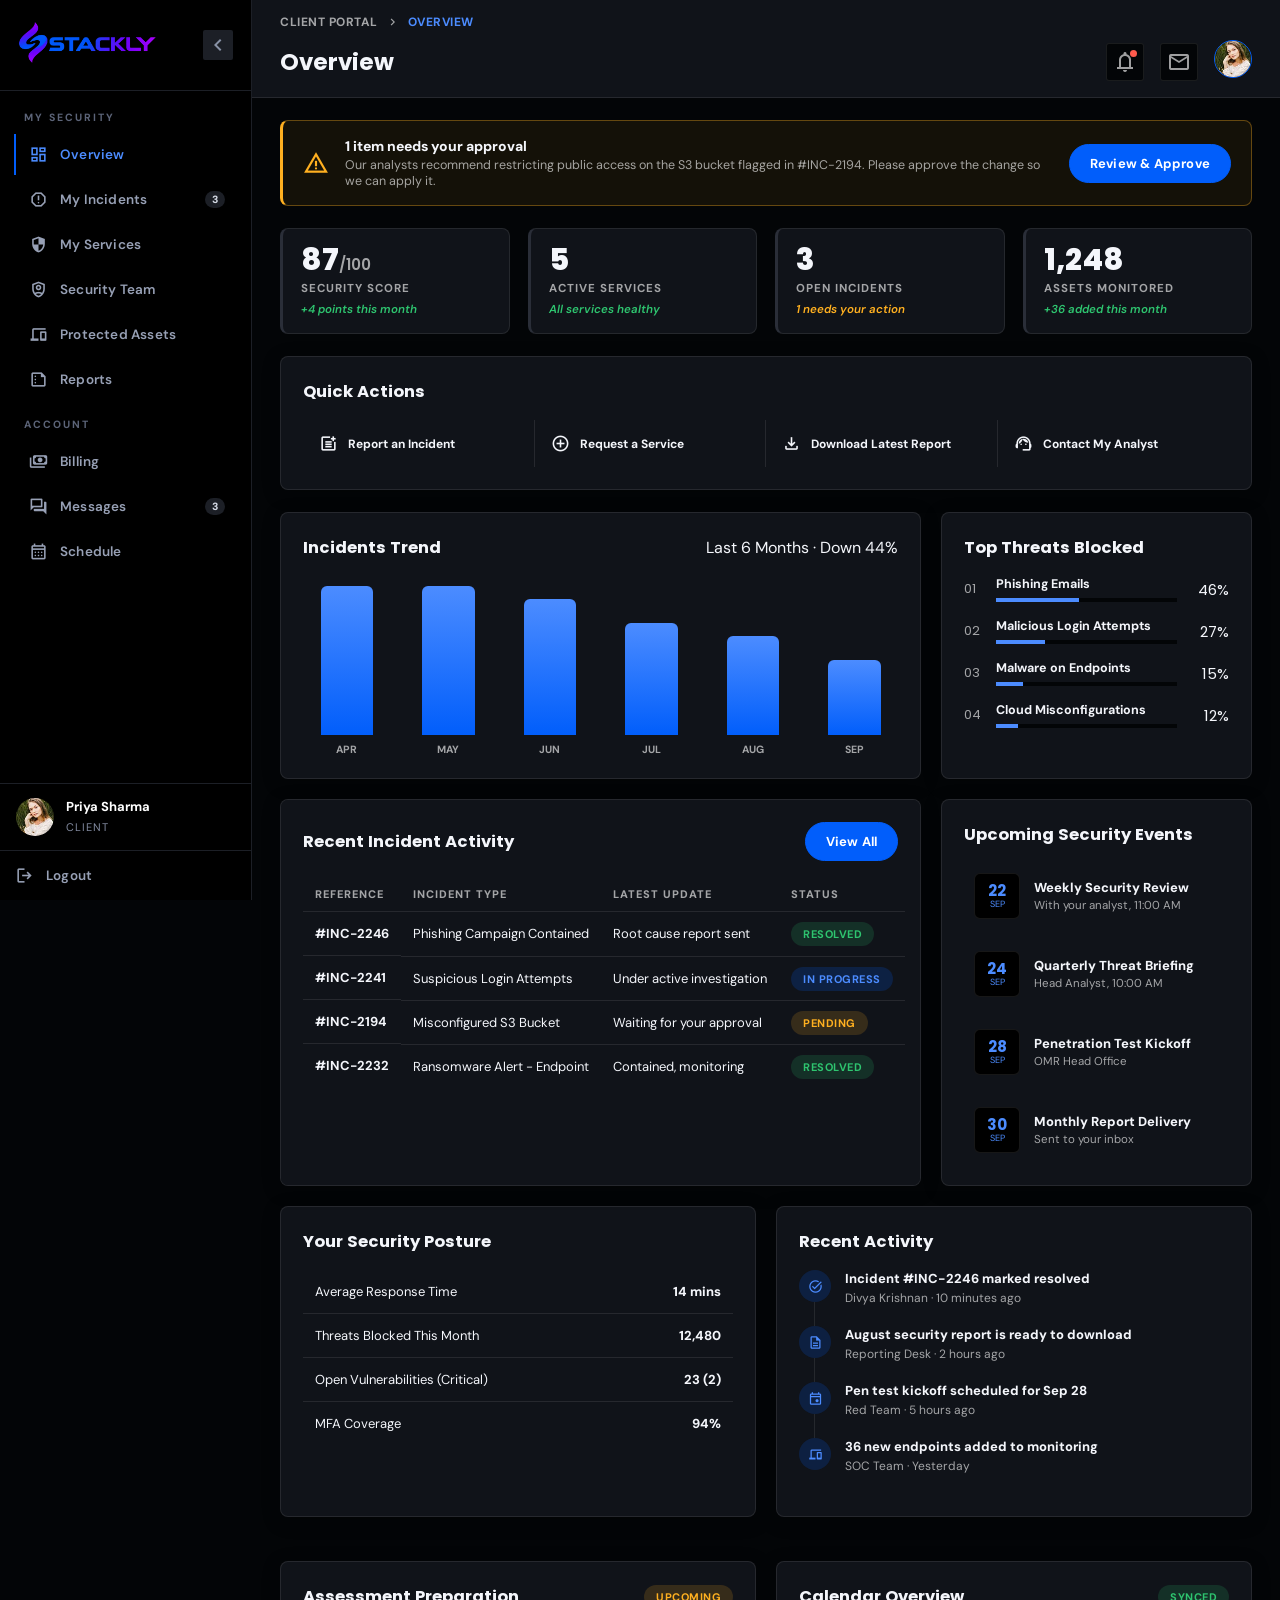
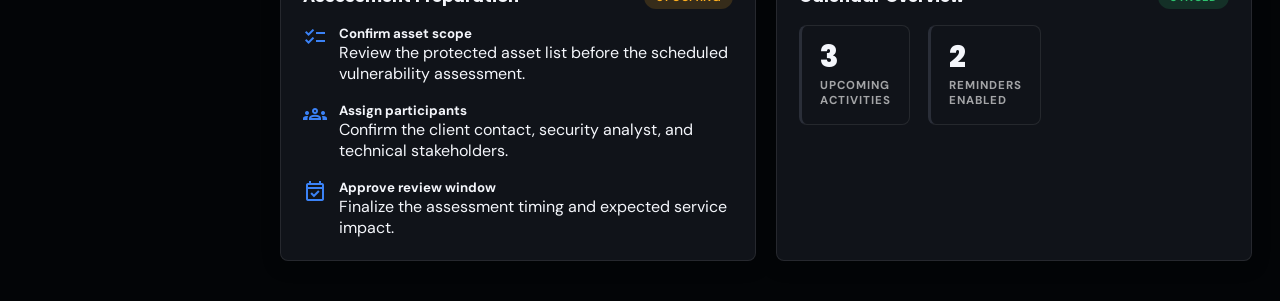
<file: client.html>
<!DOCTYPE html>
<html lang="en">

<head>
    <meta charset="UTF-8">
    <meta name="viewport" content="width=device-width, initial-scale=1.0">
    <title>Stackly Cybersecurity - Client Dashboard</title>

    <link rel="preconnect" href="https://fonts.googleapis.com">
    <link rel="preconnect" href="https://fonts.gstatic.com" crossorigin>
    <link rel="stylesheet"
        href="https://fonts.googleapis.com/css2?family=Material+Symbols+Outlined:opsz,wght,FILL,GRAD@20..48,100..700,0,-50..200" />

    <link
        href="https://fonts.googleapis.com/css2?family=DM+Sans:wght@400;500;600;700&family=Poppins:wght@500;600;700;800&display=swap"
        rel="stylesheet">

    <style>
        * {
            margin: 0;
            padding: 0;
            box-sizing: border-box;
        }

        :root {
            --pcolor: #015EFB;
            --pcolor-light: #4C8CFF;
            --pcolor-dim: rgba(1, 94, 251, .18);
            --dark: #000000;
            --panel-dark: #0b0c10;
            --ink: #f4f6fb;
            --sub: rgba(255, 255, 255, .62);
            --line: rgba(255, 255, 255, .09);
            --bg: #030507;
            --card: #101319;
            --good: #2ec46f;
            --warn: #ffb020;
            --tomato: #ff5b4d;
            --r: 3px;
        }

        body {
            background: var(--bg);
            font-family: 'DM Sans', sans-serif;
            display: flex;
            overflow-x: hidden;
            min-height: 100vh;
            color: var(--ink);
        }

        .material-symbols-outlined {
            font-variation-settings: 'FILL' 0, 'wght' 400, 'GRAD' 0, 'opsz' 24;
        }

        /* ================= SIDEBAR ================= */
        .sidebar {
            width: 252px;
            flex-shrink: 0;
            background: var(--dark);
            display: flex;
            flex-direction: column;
            height: 100vh;
            position: sticky;
            top: 0;
            transition: width .3s ease;
            border-right: 1px solid #1c1f26;
        }

        .sidebar.collapsed {
            width: 78px;
        }

        .sidebar.collapsed .nav-group-label,
        .sidebar.collapsed .side-nav button span.label,
        .sidebar.collapsed .side-nav button .badge-count,
        .sidebar.collapsed .sidebar-footer .who,
        .sidebar.collapsed .sidebar-logo img {
            display: none;
        }

        .sidebar.collapsed .sidebar-footer {
            justify-content: center;
        }

        .sidebar.collapsed .side-nav button {
            justify-content: center;
        }

        .sidebar-top {
            display: flex;
            align-items: center;
            justify-content: space-between;
            padding: 22px 18px;
            border-bottom: 1px solid #1c1f26;
        }

        .sidebar-logo {
            display: flex;
            align-items: center;
            gap: 10px;
        }

        .sidebar-logo img {
            width: clamp(110px, 12vw, 138px);
        }

        .rail-toggle {
            background: #1c1f26;
            border: none;
            color: #8892a6;
            width: 30px;
            height: 30px;
            border-radius: 2px;
            display: flex;
            align-items: center;
            justify-content: center;
            cursor: pointer;
            flex-shrink: 0;
        }

        .rail-toggle:hover {
            color: var(--pcolor-light);
        }

        .sidebar-logo .adminclose {
            color: white;
            display: none;
            cursor: pointer;
        }

        .sidebar-scroll {
            flex: 1;
            overflow-y: auto;
            padding: 20px 14px;
        }

        .nav-group-label {
            display: block;
            font-size: 10.5px;
            letter-spacing: 2px;
            text-transform: uppercase;
            color: #5c6478;
            padding: 0 10px;
            margin: 18px 0 10px;
            font-weight: 700;
        }

        .nav-group-label:first-child {
            margin-top: 0;
        }

        .side-nav {
            display: flex;
            flex-direction: column;
            gap: 4px;
        }

        .side-nav button {
            display: flex;
            align-items: center;
            gap: 12px;
            width: 100%;
            padding: 11px 12px 11px 13px;
            border: none;
            border-left: 2px solid transparent;
            background: transparent;
            color: #97a0b5;
            font-family: 'DM Sans', sans-serif;
            font-size: 13.5px;
            font-weight: 600;
            letter-spacing: .2px;
            border-radius: 0;
            cursor: pointer;
            text-align: left;
            transition: .3s ease;
            position: relative;
        }

        
              .logout{
 padding-block: 15px !important;
        }

        .logout:hover{
            color: red !important;
           
        }

        .side-nav button .material-symbols-outlined {
            font-size: 19px;
            flex-shrink: 0;
        }

        .side-nav button .badge-count {
            margin-left: auto;
            font-size: 10.5px;
            font-weight: 800;
            color: #d6dbe6;
            background: #1c1f26;
            padding: 2px 7px;
            border-radius: 20px;
        }

        .side-nav button.active .badge-count {
            color: var(--pcolor-light);
            background: rgba(1, 94, 251, .18);
        }

        .side-nav button:hover {
            color: #fff;
            border-left-color: #3a4050;
        }


        .side-nav button.active {
            background: transparent;
            color: var(--pcolor-light);
            border-left-color: var(--pcolor);
        }

        .sidebar-footer {
            display: flex;
            align-items: center;
            gap: 12px;
            padding: 14px 16px;
            border-block: 1px solid #1c1f26;
        }

        .sidebar-footer img {
            width: 38px;
            height: 38px;
            border-radius: 50%;
            object-fit: cover;
            flex-shrink: 0;
        }

        .sidebar-footer h4 {
            color: #fff;
            font-size: 13px;
            font-weight: 700;
        }

        .sidebar-footer span {
            color: #838ba0;
            font-size: 11px;
            text-transform: uppercase;
            letter-spacing: 1px;
        }

        /* ================= MAIN AREA ================= */
        .main {
            flex: 1;
            display: flex;
            flex-direction: column;
            min-width: 0;
        }

        .topbar {
            background: var(--card);
            border-bottom: 1px solid var(--line);
            padding: 14px 28px;
            display: flex;
            flex-direction: column;
            gap: 10px;
            position: sticky;
            top: 0;
            z-index: 50;
        }

        .topbar-row1 {
            display: flex;
            justify-content: space-between;
            align-items: center;
        }

        .breadcrumb {
            display: flex;
            align-items: center;
            gap: 8px;
            font-size: 12px;
            color: var(--sub);
            font-weight: 700;
            text-transform: uppercase;
            letter-spacing: .5px;
        }

        .breadcrumb .current {
            color: var(--pcolor-light);
        }

        .topbarimgcontainer {
            display: none;
            align-items: center;
            gap: 16px;
        }

        .topbarimgcontainer .topbarmenu {
            font-size: 22px;
            display: none;
            color: var(--ink);
            cursor: pointer;
        }

        .topbarimgcontainer .tlogo {
            display: none;
            align-items: center;
            gap: 8px;
        }

        .tlogo img {
            width: 100px;
        }

        .topbar-row2 {
            display: flex;
            justify-content: space-between;
            align-items: center;
            gap: 20px;
        }

        .topbar h2 {
            font-family: 'Poppins', sans-serif;
            font-weight: 700;
            font-size: 23px;
            color: var(--ink);
        }

        .topbar-right {
            display: flex;
            align-items: center;
            gap: 16px;
        }

        .icon-btn {
            position: relative;
            color: var(--sub);
            cursor: pointer;
            background: var(--bg);
            border: 1px solid var(--line);
            width: 38px;
            height: 38px;
            border-radius: 3px;
            display: flex;
            align-items: center;
            justify-content: center;
        }

        .icon-btn .dot {
            position: absolute;
            top: 6px;
            right: 6px;
            width: 7px;
            height: 7px;
            border-radius: 50%;
            background: var(--tomato);
        }

        .topbar-avatar img {
            width: 38px;
            height: 38px;
            border-radius: 50%;
            object-fit: cover;
            border: 1px solid var(--pcolor);
        }

        .content-scroll {
            padding: 22px 28px 40px;
            display: flex;
            flex-direction: column;
            gap: 22px;
        }

        .view {
            display: none;
            flex-direction: column;
            gap: 22px;
        }

        .view.active {
            display: flex;
        }

        .d-btn {
            padding: 10px 20px;
            background: var(--pcolor);
            border: 1px solid var(--pcolor);
            color: #ffffff;
            cursor: pointer;
            transition: .3s ease;
            font-size: 13px;
            font-weight: 700;
            letter-spacing: .2px;
            font-family: 'DM Sans', sans-serif;
            border-radius: 30px;
            text-wrap: nowrap;
        }

        .d-btn:hover {
            background: var(--pcolor-light);
            border-color: var(--pcolor-light);
            color: #fff;
        }

        .d-btn.ghost {
            background: transparent;
            color: var(--ink);
        }

        .d-btn.ghost:hover {
            background: var(--pcolor-dim);
            color: var(--ink);
        }

        .d-btn.small {
            padding: 6px 14px;
            font-size: 12px;
        }

        .panel {
            background: var(--card);
            border: 1px solid var(--line);
            border-radius: 8px;
            padding: 22px;
            overflow-x: auto;
            box-shadow: 0 4px 18px rgba(0, 0, 0, 0.25);
        }

        .panel h3 {
            font-family: 'Poppins', sans-serif;
            font-weight: 700;
            font-size: 16.5px;
            color: var(--ink);
            margin-bottom: 16px;
        }

        .panel-head {
            display: flex;
            justify-content: space-between;
            align-items: center;
            margin-bottom: 16px;
            gap: 12px;
            flex-wrap: wrap;
        }

        .panel-head h3 {
            margin-bottom: 0;
        }

        .filter-chips {
            display: flex;
            gap: 8px;
            flex-wrap: wrap;
        }

        .filter-chips button {
            padding: 7px 16px;
            border-radius: 30px;
            border: 1px solid var(--line);
            background: var(--bg);
            font-size: 12px;
            font-weight: 700;
            color: var(--sub);
            cursor: pointer;
            font-family: 'DM Sans', sans-serif;
            transition: .2s ease;
        }

        .filter-chips button.active,
        .filter-chips button:hover {
            background: var(--pcolor);
            border-color: var(--pcolor);
            color: #fff;
        }

        /* ---------- ACTION BANNER ---------- */
        .alert-banner {
            display: flex;
            align-items: center;
            gap: 16px;
            padding: 16px 20px;
            border: 1px solid rgba(255, 176, 32, .35);
            border-left: 3px solid var(--warn);
            border-radius: 8px;
            background: rgba(255, 176, 32, .07);
        }

        .alert-banner .material-symbols-outlined {
            color: var(--warn);
            font-size: 26px;
            flex-shrink: 0;
        }

        .alert-banner .a-text {
            flex: 1;
        }

        .alert-banner h4 {
            font-size: 14px;
            font-weight: 800;
            margin-bottom: 2px;
        }

        .alert-banner p {
            font-size: 12.5px;
            color: var(--sub);
        }

        /* ---------- BENTO GRID ---------- */
        .bento {
            display: grid;
            grid-template-columns: repeat(12, 1fr);
            gap: 20px;
        }


        .bento {
            width: 100%;
            min-width: 0;
        }

        .bento > .panel {
            min-width: 0;
        }

        .panel {
            min-width: 0;
        }

        .bento .span-8 {
            grid-column: span 8;
        }

        .bento .span-4 {
            grid-column: span 4;
        }

        .bento .span-6 {
            grid-column: span 6;
        }

        .bento .span-12 {
            grid-column: span 12;
        }

        .stat-row {
            display: grid;
            grid-template-columns: repeat(4, 1fr);
            gap: 18px;
        }

        .stat-card {
            background: var(--card);
            border: 1px solid var(--line);
            border-left: 3px solid #2a2e38;
            border-radius: 8px;
            padding: 16px 18px;
            display: flex;
            flex-direction: column;
            gap: 6px;
            transition: .25s ease;
        }

        .stat-card:hover {
            border-left-color: var(--pcolor);
        }

        .stat-card .material-symbols-outlined {
            display: none;
        }

        .stat-card .stat-info {
            display: flex;
            flex-direction: column;
            gap: 6px;
        }

        .stat-card h2 {
            font-family: 'Poppins', sans-serif;
            font-weight: 800;
            font-size: 30px;
            color: var(--ink);
            line-height: 1;
        }

        .stat-card h2 small {
            font-size: 15px;
            color: var(--sub);
            font-weight: 600;
        }

        .stat-card p {
            font-size: 11.5px;
            color: var(--sub);
            text-transform: uppercase;
            letter-spacing: 1px;
            font-weight: 700;
        }

        .stat-card .delta {
            font-size: 11.5px;
            color: var(--good);
            font-weight: 600;
            font-style: italic;
        }

        .stat-card .delta.down {
            color: var(--tomato);
        }

        .stat-card .delta.warn {
            color: var(--warn);
        }

        .bar-chart {
            display: flex;
            align-items: flex-end;
            gap: 14px;
            height: 180px;
            padding-top: 10px;
        }

        .bar-chart .bar-col {
            flex: 1;
            display: flex;
            flex-direction: column;
            align-items: center;
            gap: 8px;
            height: 100%;
            justify-content: flex-end;
        }

        .bar-chart .bar {
            width: 60%;
            background: linear-gradient(180deg, var(--pcolor-light), var(--pcolor));
            border-radius: 6px 6px 0 0;
            min-height: 6px;
        }

        .bar-chart .bar-col span {
            font-size: 10.5px;
            color: var(--sub);
            font-weight: 700;
            text-transform: uppercase;
        }

        .rank-list {
            display: flex;
            flex-direction: column;
            gap: 16px;
        }

        .rank-row {
            display: grid;
            grid-template-columns: 20px 1fr 40px;
            align-items: center;
            gap: 12px;
        }

        .rank-row .rank-num {
            font-family: 'Poppins', sans-serif;
            font-size: 13px;
            color: var(--sub);
        }

        .rank-row .rank-main {
            display: flex;
            flex-direction: column;
            gap: 6px;
        }

        .rank-row .rank-label {
            display: flex;
            justify-content: space-between;
            font-size: 12.5px;
            font-weight: 700;
            color: var(--ink);
        }

        .rank-row .rank-track {
            width: 100%;
            height: 4px;
            background: var(--bg);
        }

        .rank-row .rank-fill {
            height: 100%;
            background: var(--pcolor-light);
        }

        .rank-row .rank-pct {
            text-align: right;
            font-family: 'Poppins', sans-serif;
            font-size: 15px;
            color: var(--ink);
        }

        .timeline {
            display: flex;
            flex-direction: column;
            gap: 0;
        }

        .timeline .t-item {
            display: flex;
            gap: 14px;
            padding-bottom: 20px;
            position: relative;
        }

        .timeline .t-item:not(:last-child)::before {
            content: "";
            position: absolute;
            left: 15px;
            top: 32px;
            bottom: 0;
            width: 1px;
            background: var(--line);
        }

        .timeline .t-dot {
            width: 32px;
            height: 32px;
            border-radius: 50%;
            background: var(--pcolor-dim);
            color: var(--pcolor-light);
            display: flex;
            align-items: center;
            justify-content: center;
            font-size: 15px;
            flex-shrink: 0;
        }

        .timeline .t-body h5 {
            font-size: 13px;
            font-weight: 800;
            margin-bottom: 3px;
        }

        .timeline .t-body p {
            font-size: 12px;
            color: var(--sub);
        }

        .event-list {
            display: flex;
            flex-direction: column;
            gap: 12px;
        }

        .event-item {
            display: flex;
            align-items: center;
            gap: 14px;
            padding: 10px;
            border-radius: 6px;
            transition: .2s ease;
        }

        .event-item:hover {
            background: var(--bg);
        }

        .event-date {
            background: var(--dark);
            color: var(--pcolor-light);
            width: 46px;
            height: 46px;
            border-radius: 6px;
            display: flex;
            flex-direction: column;
            align-items: center;
            justify-content: center;
            flex-shrink: 0;
            border: 1px solid var(--line);
        }

        .event-date strong {
            font-size: 15px;
            font-family: 'Poppins', sans-serif;
            line-height: 1;
        }

        .event-date span {
            font-size: 9px;
            text-transform: uppercase;
        }

        .event-info h5 {
            font-size: 13px;
            font-weight: 800;
            margin-bottom: 2px;
        }

        .event-info p {
            font-size: 11.5px;
            color: var(--sub);
        }

        .quick-actions {
            display: grid;
            grid-template-columns: repeat(4, 1fr);
        }

        .quick-actions button {
            display: flex;
            align-items: center;
            gap: 10px;
            padding: 14px 16px;
            border: none;
            border-right: 1px solid var(--line);
            background: transparent;
            cursor: pointer;
            font-family: 'DM Sans', sans-serif;
            transition: .2s ease;
        }

        .quick-actions button:last-child {
            border-right: none;
        }

        .quick-actions button:hover {
            background: var(--bg);
        }

        .quick-actions button:hover span {
            color: var(--pcolor-light);
        }

        .quick-actions .material-symbols-outlined {
            color: var(--ink);
            font-size: 19px;
        }

        .quick-actions span {
            font-size: 12px;
            font-weight: 700;
            color: var(--ink);
            text-align: left;
            transition: .2s ease;
        }

        table {
            width: 100%;
            border-collapse: collapse;
        }

        thead th {
            text-align: left;
            font-size: 11px;
            color: var(--sub);
            text-transform: uppercase;
            letter-spacing: 1px;
            padding: 10px 12px;
            border-bottom: 1px solid var(--line);
            font-weight: 800;
        }

        tbody td {
            padding: 13px 12px;
            font-size: 13px;
            color: var(--ink);
            border-bottom: 1px solid var(--line);
            text-wrap: nowrap;
        }

        tbody tr:last-child td {
            border-bottom: none;
        }

        tbody tr {
            transition: .2s ease;
        }

        tbody tr:hover {
            background: rgba(255, 255, 255, .03);
        }

        .cell-item {
            display: flex;
            align-items: center;
            gap: 10px;
            color: var(--ink);
            font-weight: 700;
        }

        .cell-item img {
            width: 34px;
            height: 34px;
            border-radius: 6px;
            object-fit: cover;
        }

        .badge {
            padding: 5px 12px;
            border-radius: 20px;
            font-size: 11px;
            font-weight: 700;
            text-transform: uppercase;
            letter-spacing: .5px;
        }

        .badge.delivered {
            background: rgba(46, 196, 111, 0.16);
            color: var(--good);
        }

        .badge.transit {
            background: var(--pcolor-dim);
            color: var(--pcolor-light);
        }

        .badge.pending {
            background: rgba(255, 176, 32, 0.16);
            color: var(--warn);
        }

        .badge.critical {
            background: rgba(255, 91, 77, 0.16);
            color: var(--tomato);
        }

        .badge.active {
            background: rgba(46, 196, 111, 0.16);
            color: var(--good);
        }

        .badge.maintenance {
            background: rgba(255, 176, 32, 0.16);
            color: var(--warn);
        }

        .pagination {
            display: flex;
            justify-content: flex-end;
            align-items: center;
            gap: 8px;
            margin-top: 16px;
        }

        .pagination button {
            width: 32px;
            height: 32px;
            border-radius: 6px;
            border: 1px solid var(--line);
            background: var(--bg);
            font-size: 12px;
            font-weight: 700;
            color: var(--ink);
            cursor: pointer;
            transition: .5s ease;
        }

        .pagination button:hover {
            background: var(--pcolor);
            border-color: var(--pcolor);
            color: #fff;
        }

        .pagination button.active {
            background: var(--pcolor);
            border-color: var(--pcolor);
            color: #fff;
        }

        /* analyst grid */
        .fleet-grid {
            display: grid;
            grid-template-columns: repeat(2, 1fr);
            gap: 16px;
        }

        .fleet-card {
            border: 1px solid var(--line);
            border-radius: 8px;
            overflow: hidden;
            background: var(--card);
            display: flex;
            align-items: center;
            gap: 16px;
            padding: 14px;
            transition: .3s ease;
        }

        .fleet-card:hover {
            border-color: var(--pcolor);
            box-shadow: 0 8px 20px rgba(1, 94, 251, 0.18);
        }

        .fleet-card img {
            width: 76px;
            height: 76px;
            border-radius: 8px;
            object-fit: cover;
            object-position: top;
            flex-shrink: 0;
        }

        .fleet-card-body {
            flex: 1;
        }

        .fleet-card-body h4 {
            font-family: 'Poppins', sans-serif;
            font-weight: 700;
            font-size: 15px;
            color: var(--ink);
            margin-bottom: 5px;
        }

        .fleet-card-body p {
            font-size: 11.5px;
            color: var(--sub);
            margin-bottom: 8px;
        }

        .fleet-card-body .contact-row {
            display: flex;
            gap: 10px;
        }

        .contact-row {
            display: flex;
            gap: 8px;
        }

        .contact-row .material-symbols-outlined {
            font-size: 15px;
            color: var(--pcolor-light);
            background: var(--pcolor-dim);
            width: 26px;
            height: 26px;
            border-radius: 6px;
            display: flex;
            align-items: center;
            justify-content: center;
            cursor: pointer;
        }

        .contact-row span {
            cursor: pointer;
        }

        /* site gallery */
        .wh-grid {
            display: grid;
            grid-template-columns: repeat(3, 1fr);
            gap: 20px;
        }

        .wh-card {
            position: relative;
            overflow: hidden;
            height: 170px;
            border-radius: 10px;
            border: 1px solid var(--line);
            background: #0b0c10;
        }

        .wh-card img {
            width: 100%;
            height: 100%;
            object-fit: cover;
            transition: .6s ease;
        }

        .wh-card:hover img {
            transform: scale(1.08);
        }

        .wh-card .overlay {
            position: absolute;
            inset: 0;
            background: linear-gradient(180deg, rgba(3, 5, 7, 0.1) 40%, rgba(3, 5, 7, 0.92) 100%);
            display: flex;
            flex-direction: column;
            justify-content: flex-end;
            padding: 16px;
        }

        .wh-card .overlay h4 {
            color: #fff;
            font-family: 'Poppins', sans-serif;
            font-weight: 700;
            font-size: 15px;
        }

        .wh-card .overlay span {
            color: var(--pcolor-light);
            font-size: 11px;
            text-transform: uppercase;
            letter-spacing: 1px;
        }

        .budget-row {
            display: flex;
            flex-direction: column;
            gap: 16px;
        }

        .budget-item h5 {
            display: flex;
            justify-content: space-between;
            font-size: 12.5px;
            font-weight: 800;
            margin-bottom: 8px;
        }

        .budget-item h5 span {
            color: var(--sub);
            font-weight: 700;
        }

        .budget-track {
            width: 100%;
            height: 9px;
            background: var(--bg);
            border-radius: 30px;
            overflow: hidden;
            border: 1px solid var(--line);
        }

        .budget-fill {
            height: 100%;
            background: linear-gradient(90deg, var(--pcolor), var(--pcolor-light));
            border-radius: 30px;
        }

        .student-list {
            display: flex;
            flex-direction: column;
            gap: 10px;
        }

        .student-row {
            display: flex;
            align-items: center;
            gap: 14px;
            padding: 10px;
            border-radius: 8px;
            border: 1px solid var(--line);
        }

        .student-row img {
            width: 40px;
            height: 40px;
            border-radius: 6px;
            object-fit: cover;
        }

        .student-row .s-info {
            flex: 1;
        }

        .student-row .s-info h5 {
            font-size: 13px;
            font-weight: 800;
        }

        .student-row .s-info p {
            font-size: 11.5px;
            color: var(--sub);
        }

        /* ---------- service gallery cards ---------- */
        .listing-grid {
            display: grid;
            grid-template-columns: repeat(3, 1fr);
            gap: 18px;
        }

        .listing-card {
            border: 1px solid var(--line);
            border-radius: 10px;
            overflow: hidden;
            background: var(--card);
            transition: .3s ease;
            cursor: pointer;
        }

        .listing-card:hover {
            border-color: var(--pcolor);
            box-shadow: 0 8px 20px rgba(1, 94, 251, 0.18);
        }

        .listing-card .l-img {
            position: relative;
            height: 150px;
            background: #0b0c10;
        }

        .listing-card .l-img img {
            width: 100%;
            height: 100%;
            object-fit: cover;
        }

        .listing-card .l-tag {
            position: absolute;
            top: 10px;
            left: 10px;
            background: var(--dark);
            color: var(--pcolor-light);
            font-size: 10.5px;
            font-weight: 800;
            text-transform: uppercase;
            letter-spacing: .5px;
            padding: 4px 10px;
            border-radius: 20px;
        }

        .listing-card .l-body {
            padding: 14px 16px;
        }

        .listing-card .l-body h4 {
            font-family: 'Poppins', sans-serif;
            font-weight: 700;
            font-size: 15.5px;
            margin-bottom: 4px;
        }

        .listing-card .l-body p.loc {
            font-size: 11.5px;
            color: var(--sub);
            margin-bottom: 10px;
        }

        .listing-card .l-meta {
            display: flex;
            justify-content: space-between;
            align-items: center;
            border-top: 1px solid var(--line);
            padding-top: 10px;
        }

        .listing-card .l-price {
            font-family: 'Poppins', sans-serif;
            font-size: 16px;
            color: var(--ink);
        }

        .listing-card .l-specs {
            display: flex;
            gap: 8px;
            font-size: 11px;
            color: var(--sub);
            font-weight: 700;
        }

        /* ---------- pipeline / kanban ---------- */
        .pipeline {
            display: grid;
            grid-template-columns: repeat(4, 1fr);
            gap: 16px;
        }

        .pipeline-col h4 {
            font-size: 11.5px;
            text-transform: uppercase;
            letter-spacing: 1px;
            color: var(--sub);
            font-weight: 800;
            margin-bottom: 12px;
            padding-bottom: 10px;
            border-bottom: 2px solid var(--pcolor);
        }

        .pipeline-card {
            background: rgba(255, 255, 255, .03);
            border: 1px solid var(--line);
            border-radius: 8px;
            padding: 12px;
            margin-bottom: 10px;
        }

        .pipeline-card h5 {
            font-size: 12.5px;
            font-weight: 800;
            margin-bottom: 4px;
        }

        .pipeline-card p {
            font-size: 11px;
            color: var(--sub);
            margin-bottom: 8px;
        }

        .pipeline-card .p-val {
            font-family: 'Poppins', sans-serif;
            font-size: 14px;
            color: var(--ink);
        }

        /* ---------- message inbox ---------- */
        .inbox-list {
            display: flex;
            flex-direction: column;
        }

        .inbox-row {
            display: flex;
            gap: 14px;
            padding: 14px 6px;
            border-bottom: 1px solid var(--line);
            cursor: pointer;
            transition: .2s ease;
        }

        .inbox-row:last-child {
            border-bottom: none;
        }

        .inbox-row:hover {
            background: rgba(255, 255, 255, .03);
        }

        .inbox-row.unread {
            border-left: 2px solid var(--pcolor);
        }

        .inbox-row img {
            width: 42px;
            height: 42px;
            border-radius: 50%;
            object-fit: cover;
            flex-shrink: 0;
        }

        .inbox-body {
            flex: 1;
            min-width: 0;
        }

        .inbox-body .inbox-top {
            display: flex;
            justify-content: space-between;
            gap: 10px;
        }

        .inbox-body h5 {
            font-size: 13px;
            font-weight: 800;
        }

        .inbox-body .inbox-time {
            font-size: 11px;
            color: var(--sub);
            text-wrap: nowrap;
        }

        .inbox-body p {
            font-size: 12px;
            color: var(--sub);
            white-space: nowrap;
            overflow: hidden;
            text-overflow: ellipsis;
        }

        /* ---------- calendar ---------- */
        .cal-grid {
            display: grid;
            grid-template-columns: repeat(7, 1fr);
            gap: 6px;
        }

        .cal-grid .cal-dow {
            font-size: 10.5px;
            font-weight: 800;
            text-transform: uppercase;
            color: var(--sub);
            text-align: center;
            padding-bottom: 8px;
        }

        .cal-cell {
            aspect-ratio: 1;
            border: 1px solid var(--line);
            border-radius: 6px;
            padding: 6px;
            font-size: 12px;
            font-weight: 700;
            color: var(--ink);
            position: relative;
        }

        .cal-cell.muted {
            color: rgba(255, 255, 255, .22);
        }

        .cal-cell.has-event::after {
            content: "";
            position: absolute;
            bottom: 6px;
            left: 6px;
            width: 6px;
            height: 6px;
            border-radius: 50%;
            background: var(--pcolor-light);
        }

        .cal-cell.today {
            border-color: var(--pcolor);
            border-width: 2px;
        }

        /* ---------- service extras ---------- */
        .ingredient-tags {
            display: flex;
            flex-wrap: wrap;
            gap: 6px;
            margin-bottom: 10px;
        }

        .ingredient-tags span {
            font-size: 10.5px;
            font-weight: 700;
            color: var(--sub);
            background: var(--bg);
            border: 1px solid var(--line);
            padding: 3px 10px;
            border-radius: 20px;
        }

        .stars {
            color: var(--pcolor-light);
            font-size: 13px;
            letter-spacing: 1px;
        }

        .review-row {
            display: flex;
            gap: 12px;
            padding: 12px 0;
            border-bottom: 1px solid var(--line);
        }

        .review-row:last-child {
            border-bottom: none;
        }

        .review-row img {
            width: 36px;
            height: 36px;
            border-radius: 50%;
            object-fit: cover;
            flex-shrink: 0;
        }

        .review-body h5 {
            font-size: 12.5px;
            font-weight: 800;
            margin-bottom: 2px;
        }

        .review-body p {
            font-size: 12px;
            color: var(--sub);
        }

        .combo-list {
            display: flex;
            flex-direction: column;
            gap: 12px;
        }

        .combo-row {
            display: flex;
            align-items: center;
            gap: 14px;
            padding: 10px;
            border: 1px solid var(--line);
            border-radius: 8px;
        }

        .combo-row img {
            width: 46px;
            height: 46px;
            border-radius: 6px;
            object-fit: cover;
            flex-shrink: 0;
        }

        .combo-row .c-info {
            flex: 1;
        }

        .combo-row .c-info h5 {
            font-size: 12.5px;
            font-weight: 800;
        }

        .combo-row .c-info p {
            font-size: 11px;
            color: var(--sub);
        }

        .combo-row .c-price {
            font-family: 'Poppins', sans-serif;
            font-size: 14px;
            color: var(--ink);
        }

        @media (max-width: 1250px) {
            .bento .span-8 {
                grid-column: span 12;
            }

            .bento .span-4 {
                grid-column: span 12;
            }

            .bento .span-6 {
                grid-column: span 12;
            }
        }

        @media (max-width: 1100px) {

            .stat-row,
            .wh-grid,
            .listing-grid,
            .pipeline {
                grid-template-columns: repeat(2, 1fr);
            }

            .quick-actions {
                grid-template-columns: repeat(2, 1fr);
            }
        }

        @media (max-width: 900px) {

            .sidebar {
                position: fixed;
                inset: 0px;
                transform: translateX(-120%);
                transition: .2s ease;
                z-index: 9999;
                width: 280px !important;
            }

            body.menu-open {
                overflow: hidden;
                height: 100vh;
            }

            .sidebar-logo {
                display: flex;
                align-items: center;
                justify-content: space-between;
                width: 100%;
            }

            .sidebar.vis {
                transform: translateX(0);
            }

            .sidebar.collapsed .nav-group-label,
            .sidebar.collapsed .side-nav button span.label,
            .sidebar.collapsed .side-nav button .badge-count,
            .sidebar.collapsed .sidebar-footer .who,
            .sidebar.collapsed .sidebar-logo img {
                display: initial;
            }


            .rail-toggle {
                display: none;
            }

            .topbar>h2 {
                display: none;
            }

            .topbar {
                padding: 14px 16px;
            }

            .topbarimgcontainer {
                display: flex;
            }

            .topbarimgcontainer .topbarmenu,
            .topbarimgcontainer .tlogo {
                display: flex;
            }

            .sidebar-top {
                justify-content: space-between;
            }

            .sidebar-logo .adminclose {
                display: block;
            }

            .content-scroll {
                padding: 18px 16px 30px;
            }

            .fleet-grid {
                grid-template-columns: 1fr;
            }

            .alert-banner {
                flex-wrap: wrap;
            }
        }

        @media (max-width: 560px) {

            .stat-row,
            .wh-grid,
            .quick-actions,
            .listing-grid,
            .pipeline {
                grid-template-columns: 1fr;
            }

            .topbar-row2 {
                flex-wrap: wrap;
                gap: 12px;
            }

            #topbarTitle {
                display: none;
            }

            .topbar-date {
                display: none;
            }

            .icon-btn {
                width: 28px;
                height: 28px;
            }

            .icon-btn span {
                font-size: 20px;
            }

            .icon-btn .dot {
                top: 2px;
                right: 2px;
                height: 6px;
                width: 6px;
            }

            .topbar-avatar img {
                width: 35px;
                height: 35px;
                margin-top: 4px;
            }

            .topbar-right {
                gap: 10px;
            }

            .fleet-card img {
                width: 36px;
                height: 36px;
            }
        }


        
/* loading */

.company-logo img {
    width: clamp(130px,14vw,150px);
}


body.is-loading {
    overflow: hidden;
}

#preloader {
    position: fixed;
    inset: 0;
    z-index: 99999;
    background: #000;
    display: flex;
    flex-direction: column;
    align-items: center;
    justify-content: center;
    gap: 28px;
    transition: opacity .7s ease, visibility .7s ease;
}

#preloader.done {
    opacity: 0;
    visibility: hidden;
    pointer-events: none;
}

.pre-ring {
    position: relative;
    height: 110px;
    width: 110px;
    display: flex;
    align-items: center;
    justify-content: center;
}

.pre-ring::before {
    content: "";
    position: absolute;
    inset: 0;
    border-radius: 50%;
    border: 2px solid rgba(255, 255, 255, 0.08);
    border-top-color: var(--pcolor);
    border-right-color: var(--pcolor);
    animation: preSpin 1s linear infinite;
}

.pre-ring::after {
    content: "";
    position: absolute;
    height: 150px;
    width: 150px;
    border-radius: 50%;
    background: radial-gradient(circle, rgba(1, 94, 251, .45), transparent 70%);
    filter: blur(12px);
    animation: prePulse 2s ease-in-out infinite;
    z-index: -1;
}

.pre-ring span.material-symbols-outlined {
    font-size: 42px;
    color: var(--pcolor);
    animation: prePulse 2s ease-in-out infinite;
}

.pre-bar {
    width: min(260px, 70vw);
    height: 3px;
    border-radius: 3px;
    background: rgba(255, 255, 255, 0.12);
    overflow: hidden;
}

.pre-bar i {
    display: block;
    height: 100%;
    width: 0%;
    background: var(--pcolor);
    border-radius: 3px;
    transition: width .25s ease;
}

.pre-text {
    color: white;
    font-size: 14px;
    letter-spacing: 2px;
}

.pre-text b {
    color: var(--pcolor);
    font-weight: 500;
}

@keyframes preSpin {
    to { transform: rotate(360deg); }
}

@keyframes prePulse {
    0%, 100% { opacity: .5; transform: scale(1); }
    50%      { opacity: 1;  transform: scale(1.08); }
}

@media (prefers-reduced-motion: reduce) {
    .pre-ring::before,
    .pre-ring::after,
    .pre-ring span.material-symbols-outlined {
        animation: none;
    }
}

    
        .extra-content {
            margin-top: 22px;
        }

        .extra-content .activity-list {
            display: flex;
            flex-direction: column;
            gap: 18px;
        }

        .extra-content .activity-item {
            display: flex;
            gap: 12px;
            align-items: flex-start;
        }

        .extra-content .activity-item .material-symbols-outlined {
            color: var(--accent, #3b82f6);
            flex-shrink: 0;
        }

        @media (max-width: 900px) {
            .extra-content .span-6 {
                grid-column: span 12;
            }
        }

</style>
</head>

<body>

            <div id="preloader">

         <a href="index.html" class="company-logo"><img src="./src/logo.webp" alt="company Logo"></a>
    <div class="pre-ring">
        <span class="material-symbols-outlined">shield_lock</span>
    </div>
    <div class="pre-bar"><i></i></div>
    <p class="pre-text">SECURING <b><span id="preCount">0</span>%</b></p>
</div>

    <!-- ================= SIDEBAR ================= -->
    <aside class="sidebar">
        <div class="sidebar-top">
            <div class="sidebar-logo">
                <a href="index.html"><img src="./src/logo.webp" alt="Stackly Logo"></a>
                <span class="material-symbols-outlined adminclose">close</span>
            </div>
            <button class="rail-toggle" id="railToggle"><span
                    class="material-symbols-outlined">chevron_left</span></button>
        </div>

        <div class="sidebar-scroll">
            <span class="nav-group-label">My Security</span>
            <nav class="side-nav">
                <button class="active" onclick="showView('overview', this)"><span
                        class="material-symbols-outlined">dashboard</span> <span class="label">Overview</span></button>
                <button onclick="showView('incidents', this)"><span class="material-symbols-outlined">report</span>
                    <span class="label">My Incidents</span><span class="badge-count">3</span></button>
                <button onclick="showView('services', this)"><span class="material-symbols-outlined">security</span>
                    <span class="label">My Services</span></button>
                <button onclick="showView('team', this)"><span class="material-symbols-outlined">shield_person</span>
                    <span class="label">Security Team</span></button>
                <button onclick="showView('assets', this)"><span class="material-symbols-outlined">devices</span>
                    <span class="label">Protected Assets</span></button>
                <button onclick="showView('reports', this)"><span class="material-symbols-outlined">summarize</span>
                    <span class="label">Reports</span></button>
            </nav>

            <span class="nav-group-label">Account</span>
            <nav class="side-nav">
                <button onclick="showView('billing', this)"><span class="material-symbols-outlined">payments</span>
                    <span class="label">Billing</span></button>
                <button onclick="showView('messages', this)"><span class="material-symbols-outlined">forum</span>
                    <span class="label">Messages</span><span class="badge-count">3</span></button>
                <button onclick="showView('calendar', this)"><span
                        class="material-symbols-outlined">calendar_month</span>
                    <span class="label">Schedule</span></button>

                
            </nav>
        </div>

        <div class="sidebar-footer">
            <img src="./src/avartar_3.webp" alt="Client admin">
            <div class="who">
                <h4 id="username">Priya Sharma</h4>
                <span>Client</span>
            </div>
        </div>
       <nav class="side-nav"> <button class="logoutbtn logout"><span class="material-symbols-outlined">logout</span>
                    <span class="label">Logout</span></button></nav>
       
    </aside>

    <!-- ================= MAIN CONTENT ================= -->
    <main class="main">

        <div class="topbar">
            <div class="topbar-row1">
                <div class="breadcrumb">
                    <span>Client Portal</span> <span class="material-symbols-outlined"
                        style="font-size:14px;">chevron_right</span>
                    <span class="current" id="crumbTitle">Overview</span>
                </div>
            </div>

            <div class="topbar-row2">
                <div class="topbarimgcontainer">
                    <span class="material-symbols-outlined topbarmenu">menu</span>
                    <div class="tlogo">
                        <a href="index.html"><img src="./src/logo.webp" alt="Stackly Logo"></a>
                    </div>
                </div>
                <h2 id="topbarTitle">Overview</h2>
                <div class="topbar-right">
                    <div class="icon-btn errorpage"><span class="material-symbols-outlined">notifications</span><span
                            class="dot"></span></div>
                    <div class="icon-btn errorpage"><span class="material-symbols-outlined">mail</span></div>
                    <div class="topbar-avatar"><img src="./src/avartar_3.webp"
                            alt="Client admin"></div>
                </div>
            </div>
        </div>

        <div class="content-scroll">

            <!-- ========== 1. OVERVIEW VIEW ========== -->
            <div class="view active" id="overview">

                <div class="alert-banner">
                    <span class="material-symbols-outlined">warning</span>
                    <div class="a-text">
                        <h4>1 item needs your approval</h4>
                        <p>Our analysts recommend restricting public access on the S3 bucket flagged in #INC-2194.
                            Please approve the change so we can apply it.</p>
                    </div>
                    <button class="d-btn errorpage">Review &amp; Approve</button>
                </div>

                <div class="stat-row">
                    <div class="stat-card">
                        <span class="material-symbols-outlined">verified_user</span>
                        <div class="stat-info">
                            <h2>87<small>/100</small></h2>
                            <p>Security Score</p>
                            <span class="delta">+4 points this month</span>
                        </div>
                    </div>

                    <div class="stat-card">
                        <span class="material-symbols-outlined">security</span>
                        <div class="stat-info">
                            <h2>5</h2>
                            <p>Active Services</p>
                            <span class="delta">All services healthy</span>
                        </div>
                    </div>

                    <div class="stat-card">
                        <span class="material-symbols-outlined">report</span>
                        <div class="stat-info">
                            <h2>3</h2>
                            <p>Open Incidents</p>
                            <span class="delta warn">1 needs your action</span>
                        </div>
                    </div>

                    <div class="stat-card">
                        <span class="material-symbols-outlined">devices</span>
                        <div class="stat-info">
                            <h2>1,248</h2>
                            <p>Assets Monitored</p>
                            <span class="delta">+36 added this month</span>
                        </div>
                    </div>
                </div>

                <div class="panel">
                    <h3>Quick Actions</h3>
                    <div class="quick-actions">
                        <button class="errorpage"><span class="material-symbols-outlined">post_add</span><span>Report
                                an Incident</span></button>
                        <button class="errorpage"><span class="material-symbols-outlined">add_circle</span><span>Request
                                a Service</span></button>
                        <button class="errorpage"><span class="material-symbols-outlined">download</span><span>Download
                                Latest Report</span></button>
                        <button class="errorpage"><span class="material-symbols-outlined">support_agent</span><span>Contact
                                My Analyst</span></button>
                    </div>
                </div>

                <div class="bento">
                    <div class="panel span-8">
                        <div class="panel-head">
                            <h3>Incidents Trend</h3>
                            <span class="topbar-date">Last 6 Months &middot; Down 44%</span>
                        </div>
                        <div class="bar-chart">
                            <div class="bar-col">
                                <div class="bar" style="height:100%;"></div><span>Apr</span>
                            </div>
                            <div class="bar-col">
                                <div class="bar" style="height:88%;"></div><span>May</span>
                            </div>
                            <div class="bar-col">
                                <div class="bar" style="height:80%;"></div><span>Jun</span>
                            </div>
                            <div class="bar-col">
                                <div class="bar" style="height:66%;"></div><span>Jul</span>
                            </div>
                            <div class="bar-col">
                                <div class="bar" style="height:58%;"></div><span>Aug</span>
                            </div>
                            <div class="bar-col">
                                <div class="bar" style="height:44%;"></div><span>Sep</span>
                            </div>
                        </div>
                    </div>

                    <div class="panel span-4">
                        <h3>Top Threats Blocked</h3>
                        <div class="rank-list">
                            <div class="rank-row">
                                <span class="rank-num">01</span>
                                <div class="rank-main">
                                    <div class="rank-label"><span>Phishing Emails</span></div>
                                    <div class="rank-track">
                                        <div class="rank-fill" style="width:46%;"></div>
                                    </div>
                                </div>
                                <span class="rank-pct">46%</span>
                            </div>
                            <div class="rank-row">
                                <span class="rank-num">02</span>
                                <div class="rank-main">
                                    <div class="rank-label"><span>Malicious Login Attempts</span></div>
                                    <div class="rank-track">
                                        <div class="rank-fill" style="width:27%;"></div>
                                    </div>
                                </div>
                                <span class="rank-pct">27%</span>
                            </div>
                            <div class="rank-row">
                                <span class="rank-num">03</span>
                                <div class="rank-main">
                                    <div class="rank-label"><span>Malware on Endpoints</span></div>
                                    <div class="rank-track">
                                        <div class="rank-fill" style="width:15%;"></div>
                                    </div>
                                </div>
                                <span class="rank-pct">15%</span>
                            </div>
                            <div class="rank-row">
                                <span class="rank-num">04</span>
                                <div class="rank-main">
                                    <div class="rank-label"><span>Cloud Misconfigurations</span></div>
                                    <div class="rank-track">
                                        <div class="rank-fill" style="width:12%;"></div>
                                    </div>
                                </div>
                                <span class="rank-pct">12%</span>
                            </div>
                        </div>
                    </div>

                    <div class="panel span-8">
                        <div class="panel-head">
                            <h3>Recent Incident Activity</h3>
                            <button class="d-btn errorpage">View All</button>
                        </div>

                        <table>
                            <thead>
                                <tr>
                                    <th>Reference</th>
                                    <th>Incident Type</th>
                                    <th>Latest Update</th>
                                    <th>Status</th>
                                </tr>
                            </thead>

                            <tbody>
                                <tr>
                                    <td class="cell-item">#INC-2246</td>
                                    <td>Phishing Campaign Contained</td>
                                    <td>Root cause report sent</td>
                                    <td><span class="badge delivered">Resolved</span></td>
                                </tr>

                                <tr>
                                    <td class="cell-item">#INC-2241</td>
                                    <td>Suspicious Login Attempts</td>
                                    <td>Under active investigation</td>
                                    <td><span class="badge transit">In Progress</span></td>
                                </tr>

                                <tr>
                                    <td class="cell-item">#INC-2194</td>
                                    <td>Misconfigured S3 Bucket</td>
                                    <td>Waiting for your approval</td>
                                    <td><span class="badge pending">Pending</span></td>
                                </tr>

                                <tr>
                                    <td class="cell-item">#INC-2232</td>
                                    <td>Ransomware Alert - Endpoint</td>
                                    <td>Contained, monitoring</td>
                                    <td><span class="badge delivered">Resolved</span></td>
                                </tr>
                            </tbody>
                        </table>
                    </div>

                    <div class="panel span-4">
                        <h3>Upcoming Security Events</h3>
                        <div class="event-list">
                            <div class="event-item">
                                <div class="event-date"><strong>22</strong><span>Sep</span></div>
                                <div class="event-info">
                                    <h5>Weekly Security Review</h5>
                                    <p>With your analyst, 11:00 AM</p>
                                </div>
                            </div>
                            <div class="event-item">
                                <div class="event-date"><strong>24</strong><span>Sep</span></div>
                                <div class="event-info">
                                    <h5>Quarterly Threat Briefing</h5>
                                    <p>Head Analyst, 10:00 AM</p>
                                </div>
                            </div>
                            <div class="event-item">
                                <div class="event-date"><strong>28</strong><span>Sep</span></div>
                                <div class="event-info">
                                    <h5>Penetration Test Kickoff</h5>
                                    <p>OMR Head Office</p>
                                </div>
                            </div>
                            <div class="event-item">
                                <div class="event-date"><strong>30</strong><span>Sep</span></div>
                                <div class="event-info">
                                    <h5>Monthly Report Delivery</h5>
                                    <p>Sent to your inbox</p>
                                </div>
                            </div>
                        </div>
                    </div>

                    <div class="panel span-6">
                        <h3>Your Security Posture</h3>
                        <table>
                            <tbody>
                                <tr>
                                    <td>Average Response Time</td>
                                    <td style="text-align:right;font-weight:800;color:var(--ink);">14 mins</td>
                                </tr>
                                <tr>
                                    <td>Threats Blocked This Month</td>
                                    <td style="text-align:right;font-weight:800;color:var(--ink);">12,480</td>
                                </tr>
                                <tr>
                                    <td>Open Vulnerabilities (Critical)</td>
                                    <td style="text-align:right;font-weight:800;color:var(--ink);">23 (2)</td>
                                </tr>
                                <tr>
                                    <td>MFA Coverage</td>
                                    <td style="text-align:right;font-weight:800;color:var(--ink);">94%</td>
                                </tr>
                            </tbody>
                        </table>
                    </div>

                    <div class="panel span-6">
                        <h3>Recent Activity</h3>
                        <div class="timeline">
                            <div class="t-item">
                                <div class="t-dot"><span class="material-symbols-outlined"
                                        style="font-size:15px;">task_alt</span></div>
                                <div class="t-body">
                                    <h5>Incident #INC-2246 marked resolved</h5>
                                    <p>Divya Krishnan &middot; 10 minutes ago</p>
                                </div>
                            </div>
                            <div class="t-item">
                                <div class="t-dot"><span class="material-symbols-outlined"
                                        style="font-size:15px;">description</span></div>
                                <div class="t-body">
                                    <h5>August security report is ready to download</h5>
                                    <p>Reporting Desk &middot; 2 hours ago</p>
                                </div>
                            </div>
                            <div class="t-item">
                                <div class="t-dot"><span class="material-symbols-outlined"
                                        style="font-size:15px;">event</span></div>
                                <div class="t-body">
                                    <h5>Pen test kickoff scheduled for Sep 28</h5>
                                    <p>Red Team &middot; 5 hours ago</p>
                                </div>
                            </div>
                            <div class="t-item">
                                <div class="t-dot"><span class="material-symbols-outlined"
                                        style="font-size:15px;">devices</span></div>
                                <div class="t-body">
                                    <h5>36 new endpoints added to monitoring</h5>
                                    <p>SOC Team &middot; Yesterday</p>
                                </div>
                            </div>
                        </div>
                    </div>
                </div>
            </div>

            <!-- ========== 2. MY INCIDENTS VIEW ========== -->
            <div class="view" id="incidents">

                <!-- Additional Incident Insights -->
                <div class="bento">
                    <div class="panel span-8">
                        <div class="panel-head">
                            <h3>Incident Response Progress</h3>
                            <span class="badge transit">Live Tracking</span>
                        </div>
                        <div class="timeline">
                            <div class="t-item"><div class="t-dot"><span class="material-symbols-outlined">flag</span></div><div class="t-body"><h5>Incident detected</h5><p>Suspicious activity was identified by the monitoring engine.</p></div></div>
                            <div class="t-item"><div class="t-dot"><span class="material-symbols-outlined">manage_search</span></div><div class="t-body"><h5>Investigation in progress</h5><p>Security analysts are reviewing logs, access history, and affected assets.</p></div></div>
                            <div class="t-item"><div class="t-dot"><span class="material-symbols-outlined">verified</span></div><div class="t-body"><h5>Containment review</h5><p>Recommended containment actions are waiting for client approval.</p></div></div>
                        </div>
                    </div>
                    <div class="panel span-4">
                        <h3>Recommended Actions</h3>
                        <div class="budget-row">
                            <div class="budget-item"><h5>Access review <span>High</span></h5><div class="budget-track"><div class="budget-fill" style="width:82%"></div></div></div>
                            <div class="budget-item"><h5>Endpoint scan <span>Medium</span></h5><div class="budget-track"><div class="budget-fill" style="width:58%"></div></div></div>
                            <div class="budget-item"><h5>Policy confirmation <span>Low</span></h5><div class="budget-track"><div class="budget-fill" style="width:35%"></div></div></div>
                        </div>
                    </div>
                </div>

                <div class="stat-row">
                    <div class="stat-card">
                        <span class="material-symbols-outlined">report</span>
                        <div class="stat-info">
                            <h2>3</h2>
                            <p>Open Incidents</p>
                        </div>
                    </div>
                    <div class="stat-card">
                        <span class="material-symbols-outlined">move_to_inbox</span>
                        <div class="stat-info">
                            <h2>2</h2>
                            <p>New This Week</p>
                        </div>
                    </div>
                    <div class="stat-card">
                        <span class="material-symbols-outlined">task_alt</span>
                        <div class="stat-info">
                            <h2>41</h2>
                            <p>Resolved This Year</p>
                        </div>
                    </div>
                    <div class="stat-card">
                        <span class="material-symbols-outlined">priority_high</span>
                        <div class="stat-info">
                            <h2>1</h2>
                            <p>Critical Incident</p>
                        </div>
                    </div>
                </div>

                <div class="panel">
                    <div class="panel-head">
                        <h3>Incident Log</h3>
                        <button class="d-btn errorpage">Report an Incident</button>
                    </div>

                    <div class="filter-chips" style="margin-bottom:16px;">
                        <button class="active errorpage">All</button>
                        <button class="errorpage">Resolved</button>
                        <button class="errorpage">In Progress</button>
                        <button class="errorpage">Pending</button>
                    </div>

                    <table>
                        <thead>
                            <tr>
                                <th>Reference</th>
                                <th>Incident Type</th>
                                <th>Severity</th>
                                <th>Assigned Analyst</th>
                                <th>Date Raised</th>
                                <th>Status</th>
                            </tr>
                        </thead>

                        <tbody>
                            <tr>
                                <td>#INC-2246</td>
                                <td>Phishing Campaign Contained</td>
                                <td><span class="badge pending">Medium</span></td>
                                <td>Divya Krishnan</td>
                                <td>Sep 19</td>
                                <td><span class="badge delivered">Resolved</span></td>
                            </tr>

                            <tr>
                                <td>#INC-2241</td>
                                <td>Suspicious Login Attempts</td>
                                <td><span class="badge critical">Critical</span></td>
                                <td>Aravind Iyer</td>
                                <td>Sep 18</td>
                                <td><span class="badge transit">In Progress</span></td>
                            </tr>

                            <tr>
                                <td>#INC-2194</td>
                                <td>Misconfigured S3 Bucket</td>
                                <td><span class="badge pending">Medium</span></td>
                                <td>Karthik Raja</td>
                                <td>Sep 15</td>
                                <td><span class="badge pending">Pending</span></td>
                            </tr>

                            <tr>
                                <td>#INC-2232</td>
                                <td>Ransomware Alert - Endpoint</td>
                                <td><span class="badge critical">Critical</span></td>
                                <td>Meera Nair</td>
                                <td>Sep 12</td>
                                <td><span class="badge delivered">Resolved</span></td>
                            </tr>

                            <tr>
                                <td>#INC-2219</td>
                                <td>Outdated VPN Firmware</td>
                                <td><span class="badge transit">Low</span></td>
                                <td>Karthik Raja</td>
                                <td>Sep 08</td>
                                <td><span class="badge transit">In Progress</span></td>
                            </tr>
                        </tbody>
                    </table>

                    <div class="pagination">
                        <button class="errorpage">&lt;</button>
                        <button class="active errorpage">1</button>
                        <button class="errorpage">2</button>
                        <button class="errorpage">3</button>
                        <button class="errorpage">&gt;</button>
                    </div>
                </div>
            

                <!-- Extended Incident Details -->
                <div class="bento extra-content">
                    <div class="panel span-6">
                        <div class="panel-head"><h3>Threat Activity Summary</h3><span class="badge pending">Monitoring</span></div>
                        <div class="rank-list">
                            <div class="rank-row"><span class="rank-num">01</span><div class="rank-main"><div class="rank-label"><span>Suspicious sign-ins</span><span>18</span></div><div class="rank-track"><div class="rank-fill" style="width:72%"></div></div></div></div>
                            <div class="rank-row"><span class="rank-num">02</span><div class="rank-main"><div class="rank-label"><span>Blocked connections</span><span>34</span></div><div class="rank-track"><div class="rank-fill" style="width:86%"></div></div></div></div>
                            <div class="rank-row"><span class="rank-num">03</span><div class="rank-main"><div class="rank-label"><span>Policy violations</span><span>9</span></div><div class="rank-track"><div class="rank-fill" style="width:42%"></div></div></div></div>
                        </div>
                    </div>
                    <div class="panel span-6">
                        <div class="panel-head"><h3>Investigation Checklist</h3><span class="badge transit">In Review</span></div>
                        <div class="activity-list">
                            <div class="activity-item"><span class="material-symbols-outlined">check_circle</span><div><h5>Collect endpoint logs</h5><p>Recent device activity has been collected for analyst review.</p></div></div>
                            <div class="activity-item"><span class="material-symbols-outlined">pending_actions</span><div><h5>Validate access history</h5><p>Privileged login events are being checked against approved users.</p></div></div>
                            <div class="activity-item"><span class="material-symbols-outlined">assignment_turned_in</span><div><h5>Prepare closure notes</h5><p>Final findings will be documented after client confirmation.</p></div></div>
                        </div>
                    </div>
                </div>

                </div>

            
                <!-- ========== 3. MY SERVICES VIEW ========== -->
            <div class="view" id="services">

                <!-- Additional Service Insights -->
                <div class="bento">
                    <div class="panel span-8">
                        <div class="panel-head"><h3>Service Health Overview</h3><span class="badge active">All Systems Operational</span></div>
                        <div class="rank-list">
                            <div class="rank-row"><span class="rank-num">01</span><div class="rank-main"><div class="rank-label"><span>Threat Monitoring</span><span>96%</span></div><div class="rank-track"><div class="rank-fill" style="width:96%"></div></div></div><span class="rank-pct">96</span></div>
                            <div class="rank-row"><span class="rank-num">02</span><div class="rank-main"><div class="rank-label"><span>Endpoint Protection</span><span>91%</span></div><div class="rank-track"><div class="rank-fill" style="width:91%"></div></div></div><span class="rank-pct">91</span></div>
                            <div class="rank-row"><span class="rank-num">03</span><div class="rank-main"><div class="rank-label"><span>Cloud Security</span><span>88%</span></div><div class="rank-track"><div class="rank-fill" style="width:88%"></div></div></div><span class="rank-pct">88</span></div>
                        </div>
                    </div>
                    <div class="panel span-4">
                        <h3>Service Notes</h3>
                        <div class="timeline"><div class="t-item"><div class="t-dot"><span class="material-symbols-outlined">check_circle</span></div><div class="t-body"><h5>Daily monitoring</h5><p>Continuous monitoring is enabled for enrolled assets.</p></div></div><div class="t-item"><div class="t-dot"><span class="material-symbols-outlined">schedule</span></div><div class="t-body"><h5>Next review</h5><p>Service performance review is scheduled this week.</p></div></div></div>
                    </div>
                </div>

                <div class="stat-row">
                    <div class="stat-card">
                        <span class="material-symbols-outlined">security</span>
                        <div class="stat-info">
                            <h2>5</h2>
                            <p>Subscribed Services</p>
                        </div>
                    </div>
                    <div class="stat-card">
                        <span class="material-symbols-outlined">verified</span>
                        <div class="stat-info">
                            <h2>4</h2>
                            <p>Active</p>
                        </div>
                    </div>
                    <div class="stat-card">
                        <span class="material-symbols-outlined">autorenew</span>
                        <div class="stat-info">
                            <h2>1</h2>
                            <p>Renewing Soon</p>
                        </div>
                    </div>
                    <div class="stat-card">
                        <span class="material-symbols-outlined">add_moderator</span>
                        <div class="stat-info">
                            <h2>3</h2>
                            <p>Recommended Add-ons</p>
                        </div>
                    </div>
                </div>

                <div class="panel">
                    <div class="panel-head">
                        <h3>Your Services &amp; Add-ons</h3>
                        <div class="filter-chips">
                            <button class="active errorpage">All</button>
                            <button class="errorpage">Monitoring</button>
                            <button class="errorpage">Testing</button>
                            <button class="errorpage">Response</button>
                            <button class="errorpage">Compliance</button>
                        </div>
                    </div>

                    <div class="listing-grid">
                        <div class="listing-card errorpage">
                            <div class="l-img">
                                <img src="./src/clt1.webp"
                                    alt="Managed SOC Monitoring">
                                <span class="l-tag">Active</span>
                            </div>
                            <div class="l-body">
                                <h4>Managed SOC Monitoring</h4>
                                <p class="loc">Monitoring &middot; 24/7 endpoint, network and cloud coverage</p>
                                <div class="ingredient-tags">
                                    <span>Endpoint</span><span>Cloud</span><span>Network</span><span>24/7
                                        Analyst</span>
                                </div>
                                <div class="l-meta">
                                    <span class="l-price">$1,499/mo</span>
                                    <span class="l-specs"><span>Renews Oct 01</span></span>
                                </div>
                            </div>
                        </div>

                        <div class="listing-card errorpage">
                            <div class="l-img">
                                <img src="./src/clt2.webp"
                                    alt="Vulnerability Scanning">
                                <span class="l-tag">Active</span>
                            </div>
                            <div class="l-body">
                                <h4>Vulnerability Scanning</h4>
                                <p class="loc">Testing &middot; Weekly automated scan and reporting</p>
                                <div class="ingredient-tags">
                                    <span>Weekly Scan</span><span>CVE Report</span><span>Remediation Guide</span>
                                </div>
                                <div class="l-meta">
                                    <span class="l-price">$399/mo</span>
                                    <span class="l-specs"><span>Last scan: Sep 20</span></span>
                                </div>
                            </div>
                        </div>

                        <div class="listing-card errorpage">
                            <div class="l-img">
                                <img src="./src/clt3.webp"
                                    alt="Penetration Testing">
                                <span class="l-tag">Scheduled</span>
                            </div>
                            <div class="l-body">
                                <h4>Penetration Testing</h4>
                                <p class="loc">Testing &middot; Manual, attacker-path focused</p>
                                <div class="ingredient-tags">
                                    <span>External</span><span>Internal</span><span>Cloud</span>
                                </div>
                                <div class="l-meta">
                                    <span class="l-price">$2,999</span>
                                    <span class="l-specs"><span>Starts Sep 28</span></span>
                                </div>
                            </div>
                        </div>

                        <div class="listing-card errorpage">
                            <div class="l-img">
                                <img src="./src/clt4.webp"
                                    alt="Incident Response Retainer">
                                <span class="l-tag">Active</span>
                            </div>
                            <div class="l-body">
                                <h4>Incident Response Retainer</h4>
                                <p class="loc">Response &middot; Guaranteed join time, on-call</p>
                                <div class="ingredient-tags">
                                    <span>1hr SLA</span><span>On-call</span><span>Forensics</span>
                                </div>
                                <div class="l-meta">
                                    <span class="l-price">$4,500/yr</span>
                                    <span class="l-specs"><span>Renews Mar 2027</span></span>
                                </div>
                            </div>
                        </div>

                        <div class="listing-card errorpage">
                            <div class="l-img">
                                <img src="./src/clt5.webp"
                                    alt="Compliance Audit">
                                <span class="l-tag">Renewing</span>
                            </div>
                            <div class="l-body">
                                <h4>Compliance Audit</h4>
                                <p class="loc">Compliance &middot; SOC2, ISO27001 readiness</p>
                                <div class="ingredient-tags">
                                    <span>SOC2</span><span>ISO27001</span><span>Gap Report</span>
                                </div>
                                <div class="l-meta">
                                    <span class="l-price">$1,899</span>
                                    <span class="l-specs"><span>Renews in 12 days</span></span>
                                </div>
                            </div>
                        </div>

                        <div class="listing-card errorpage">
                            <div class="l-img">
                                <img src="./src/clt6.webp"
                                    alt="Cloud Security Review">
                                <span class="l-tag">Recommended</span>
                            </div>
                            <div class="l-body">
                                <h4>Cloud Security Review</h4>
                                <p class="loc">Monitoring &middot; Config and identity review</p>
                                <div class="ingredient-tags">
                                    <span>AWS</span><span>Azure</span><span>GCP</span>
                                </div>
                                <div class="l-meta">
                                    <span class="l-price">$1,199</span>
                                    <span class="l-specs"><span>Add to my plan</span></span>
                                </div>
                            </div>
                        </div>
                    </div>
                </div>

                <div class="bento">
                    <div class="panel span-4">
                        <h3>Coverage By Category</h3>
                        <div class="budget-row">
                            <div class="budget-item">
                                <h5>Monitoring <span>Fully covered</span></h5>
                                <div class="budget-track">
                                    <div class="budget-fill" style="width:100%;"></div>
                                </div>
                            </div>
                            <div class="budget-item">
                                <h5>Testing <span>Covered</span></h5>
                                <div class="budget-track">
                                    <div class="budget-fill" style="width:85%;"></div>
                                </div>
                            </div>
                            <div class="budget-item">
                                <h5>Response <span>Fully covered</span></h5>
                                <div class="budget-track">
                                    <div class="budget-fill" style="width:100%;"></div>
                                </div>
                            </div>
                            <div class="budget-item">
                                <h5>Compliance <span>Partial</span></h5>
                                <div class="budget-track">
                                    <div class="budget-fill" style="width:60%;"></div>
                                </div>
                            </div>
                        </div>
                    </div>

                    <div class="panel span-4">
                        <h3>Upgrade Bundles</h3>
                        <div class="combo-list">
                            <div class="combo-row">
                                <img src="./src/clt7.webp"
                                    alt="Starter Security Bundle">
                                <div class="c-info">
                                    <h5>Starter Security Bundle</h5>
                                    <p>Monitoring + Vulnerability Scan</p>
                                </div>
                                <span class="c-price">$1,699/mo</span>
                            </div>
                            <div class="combo-row">
                                <img src="./src/clt8.webp"
                                    alt="Enterprise Bundle">
                                <div class="c-info">
                                    <h5>Enterprise Bundle</h5>
                                    <p>Pen Test + IR Retainer</p>
                                </div>
                                <span class="c-price">$6,999</span>
                            </div>
                            <div class="combo-row">
                                <img src="./src/clt9.webp"
                                    alt="Compliance Fast-Track">
                                <div class="c-info">
                                    <h5>Compliance Fast-Track</h5>
                                    <p>Audit + Cloud Review</p>
                                </div>
                                <span class="c-price">$2,799</span>
                            </div>
                        </div>
                    </div>

                    <div class="panel span-4">
                        <h3>Analyst Notes</h3>
                        <div>
                            <div class="review-row">
                                <img src="./src/avartar_2.webp" alt="Aravind Iyer">
                                <div class="review-body">
                                    <h5>Aravind Iyer <span class="stars">Lead SOC Analyst</span></h5>
                                    <p>Enable MFA for the remaining 6% of accounts to reach full coverage.</p>
                                </div>
                            </div>
                            <div class="review-row">
                                <img src="./src/avartar_3.webp"  alt="Meera Nair">
                                <div class="review-body">
                                    <h5>Meera Nair <span class="stars">SOC Operations Lead</span></h5>
                                    <p>Phishing attempts dropped this month after the awareness session.</p>
                                </div>
                            </div>
                            <div class="review-row">
                                <img src="./src/avartar_4.webp"  alt="Ravi Shankar">
                                <div class="review-body">
                                    <h5>Ravi Shankar <span class="stars">Red Team Lead</span></h5>
                                    <p>Please share the staging network diagram before the pen test.</p>
                                </div>
                            </div>
                        </div>
                    </div>
                </div>
            

                <!-- Extended Service Details -->
                <div class="bento extra-content">
                    <div class="panel span-6">
                        <div class="panel-head"><h3>Service Coverage</h3><span class="badge active">Protected</span></div>
                        <div class="stat-row">
                            <div class="stat-card"><span class="material-symbols-outlined">shield</span><div class="stat-info"><h2>24/7</h2><p>Threat Monitoring</p></div></div>
                            <div class="stat-card"><span class="material-symbols-outlined">devices</span><div class="stat-info"><h2>128</h2><p>Endpoints Covered</p></div></div>
                        </div>
                        <p style="margin-top:10px">Monitoring rules are active across registered endpoints, cloud workloads, and approved network assets.</p>
                    </div>
                    <div class="panel span-6">
                        <div class="panel-head"><h3>Maintenance Updates</h3><span class="badge transit">Scheduled</span></div>
                        <div class="activity-list">
                            <div class="activity-item"><span class="material-symbols-outlined">update</span><div><h5>Detection rules refresh</h5><p>New threat signatures will be applied during the next maintenance window.</p></div></div>
                            <div class="activity-item"><span class="material-symbols-outlined">dns</span><div><h5>Sensor health validation</h5><p>Security sensors are being checked for connectivity and reporting accuracy.</p></div></div>
                        </div>
                    </div>
                </div>

                </div>

            
                <!-- ========== 4. SECURITY TEAM VIEW ========== -->
            <div class="view" id="team">

                <!-- Additional Security Team Insights -->
                <div class="bento">
                    <div class="panel span-8">
                        <div class="panel-head"><h3>Assigned Security Specialists</h3><span class="badge active">Available</span></div>
                        <div class="student-list">
                            <div class="student-row"><span class="material-symbols-outlined">person</span><div class="s-info"><h5>Threat Monitoring Analyst</h5><p>Reviews alerts, suspicious activity, and detection events.</p></div><span class="badge active">Online</span></div>
                            <div class="student-row"><span class="material-symbols-outlined">person</span><div class="s-info"><h5>Incident Response Lead</h5><p>Coordinates containment, investigation, and recovery activities.</p></div><span class="badge active">Online</span></div>
                            <div class="student-row"><span class="material-symbols-outlined">person</span><div class="s-info"><h5>Compliance Specialist</h5><p>Supports audit preparation and security documentation.</p></div><span class="badge maintenance">Busy</span></div>
                        </div>
                    </div>
                    <div class="panel span-4"><h3>Team Availability</h3><div class="stat-card"><h2>24/7</h2><p>Monitoring Coverage</p><span class="delta">Escalation support enabled</span></div><div class="stat-card" style="margin-top:12px"><h2>15m</h2><p>Target Response</p><span class="delta">Priority alerts</span></div></div>
                </div>

                <div class="stat-row">
                    <div class="stat-card">
                        <span class="material-symbols-outlined">shield_person</span>
                        <div class="stat-info">
                            <h2>6</h2>
                            <p>Analysts On Your Account</p>
                        </div>
                    </div>
                    <div class="stat-card">
                        <span class="material-symbols-outlined">support_agent</span>
                        <div class="stat-info">
                            <h2>4</h2>
                            <p>On Shift Now</p>
                        </div>
                    </div>
                    <div class="stat-card">
                        <span class="material-symbols-outlined">timer</span>
                        <div class="stat-info">
                            <h2>14 min</h2>
                            <p>Avg. Response Time</p>
                        </div>
                    </div>
                    <div class="stat-card">
                        <span class="material-symbols-outlined">workspace_premium</span>
                        <div class="stat-info">
                            <h2>1hr</h2>
                            <p>IR Retainer SLA</p>
                        </div>
                    </div>
                </div>

                <div class="bento">
                    <div class="panel span-8">
                        <div class="panel-head">
                            <h3>Your Security Team</h3>
                            <div class="filter-chips">
                                <button class="active errorpage">All</button>
                                <button class="errorpage">SOC Team</button>
                                <button class="errorpage">Red Team</button>
                                <button class="errorpage">Account Team</button>
                            </div>
                        </div>
                        <div class="fleet-grid">
                            <div class="fleet-card">
                                <img src="./src/avartar_2.webp"  alt="Aravind Iyer">
                                <div class="fleet-card-body">
                                    <h4>Aravind Iyer</h4>
                                    <p>Lead SOC Analyst &middot; Handling #INC-2241</p>
                                    <span class="badge active">On Shift</span>
                                </div>
                                <div class="contact-row">
                                    <span class="material-symbols-outlined errorpage">mail</span>
                                    <span class="material-symbols-outlined errorpage">call</span>
                                </div>
                            </div>
                            <div class="fleet-card">
                                <img src="./src/avartar_4.webp"  alt="Meera Nair">
                                <div class="fleet-card-body">
                                    <h4>Meera Nair</h4>
                                    <p>SOC Operations Lead &middot; Your escalation contact</p>
                                    <span class="badge active">On Shift</span>
                                </div>
                                <div class="contact-row">
                                    <span class="material-symbols-outlined errorpage">mail</span>
                                    <span class="material-symbols-outlined errorpage">call</span>
                                </div>
                            </div>
                            <div class="fleet-card">
                                <img src="./src/avartar_3.webp"  alt="Ravi Shankar">
                                <div class="fleet-card-body">
                                    <h4>Ravi Shankar</h4>
                                    <p>Red Team Lead &middot; Pen test starts Sep 28</p>
                                    <span class="badge maintenance">Available Soon</span>
                                </div>
                                <div class="contact-row">
                                    <span class="material-symbols-outlined errorpage">mail</span>
                                    <span class="material-symbols-outlined errorpage">call</span>
                                </div>
                            </div>
                            <div class="fleet-card">
                                <img src="./src/avartar_1.webp"  alt="Daniel Cho">
                                <div class="fleet-card-body">
                                    <h4>Daniel Cho</h4>
                                    <p>Account Manager &middot; Contracts and billing</p>
                                    <span class="badge active">On Shift</span>
                                </div>
                                <div class="contact-row">
                                    <span class="material-symbols-outlined errorpage">mail</span>
                                    <span class="material-symbols-outlined errorpage">call</span>
                                </div>
                            </div>
                        </div>
                    </div>

                    <div class="panel span-4">
                        <h3>Escalation Path</h3>
                        <div class="event-list">
                            <div class="event-item">
                                <div class="event-date"><strong>L1</strong><span>SOC</span></div>
                                <div class="event-info">
                                    <h5>SOC Analyst on Duty</h5>
                                    <p>Responds within 15 minutes</p>
                                </div>
                            </div>
                            <div class="event-item">
                                <div class="event-date"><strong>L2</strong><span>Lead</span></div>
                                <div class="event-info">
                                    <h5>Meera Nair</h5>
                                    <p>Critical incidents, within 30 minutes</p>
                                </div>
                            </div>
                            <div class="event-item">
                                <div class="event-date"><strong>L3</strong><span>IR</span></div>
                                <div class="event-info">
                                    <h5>Incident Response Team</h5>
                                    <p>Joins within 1 hour (retainer SLA)</p>
                                </div>
                            </div>
                        </div>
                    </div>
                </div>
            

                <!-- Extended Team Details -->
                <div class="bento extra-content">
                    <div class="panel span-6">
                        <div class="panel-head"><h3>Analyst Workload</h3><span class="badge active">Updated Today</span></div>
                        <div class="rank-list">
                            <div class="rank-row"><span class="rank-num">01</span><div class="rank-main"><div class="rank-label"><span>Incident investigation</span><span>6</span></div><div class="rank-track"><div class="rank-fill" style="width:64%"></div></div></div></div>
                            <div class="rank-row"><span class="rank-num">02</span><div class="rank-main"><div class="rank-label"><span>Security assessments</span><span>4</span></div><div class="rank-track"><div class="rank-fill" style="width:46%"></div></div></div></div>
                            <div class="rank-row"><span class="rank-num">03</span><div class="rank-main"><div class="rank-label"><span>Client requests</span><span>8</span></div><div class="rank-track"><div class="rank-fill" style="width:78%"></div></div></div></div>
                        </div>
                    </div>
                    <div class="panel span-6">
                        <div class="panel-head"><h3>Escalation Contacts</h3><span class="badge pending">Available</span></div>
                        <div class="activity-list">
                            <div class="activity-item"><span class="material-symbols-outlined">support_agent</span><div><h5>Primary security analyst</h5><p>Handles active alerts, investigation updates, and response coordination.</p></div></div>
                            <div class="activity-item"><span class="material-symbols-outlined">admin_panel_settings</span><div><h5>Security lead</h5><p>Reviews critical incidents and approves high-impact response actions.</p></div></div>
                        </div>
                    </div>
                </div>

                </div>

            
                <!-- ========== 5. PROTECTED ASSETS VIEW ========== -->
            <div class="view" id="assets">

                <!-- Additional Protected Asset Insights -->
                <div class="bento">
                    <div class="panel span-8">
                        <div class="panel-head"><h3>Asset Protection Summary</h3><span class="badge transit">Monitoring Enabled</span></div>
                        <div class="rank-list">
                            <div class="rank-row"><span class="rank-num">01</span><div class="rank-main"><div class="rank-label"><span>Endpoints</span><span>94%</span></div><div class="rank-track"><div class="rank-fill" style="width:94%"></div></div></div><span class="rank-pct">94</span></div>
                            <div class="rank-row"><span class="rank-num">02</span><div class="rank-main"><div class="rank-label"><span>Cloud Resources</span><span>86%</span></div><div class="rank-track"><div class="rank-fill" style="width:86%"></div></div></div><span class="rank-pct">86</span></div>
                            <div class="rank-row"><span class="rank-num">03</span><div class="rank-main"><div class="rank-label"><span>Network Devices</span><span>79%</span></div><div class="rank-track"><div class="rank-fill" style="width:79%"></div></div></div><span class="rank-pct">79</span></div>
                        </div>
                    </div>
                    <div class="panel span-4"><h3>Asset Review Queue</h3><div class="event-list"><div class="event-item"><span class="material-symbols-outlined">computer</span><div class="event-info"><h5>Endpoint review</h5><p>12 assets require policy validation.</p></div></div><div class="event-item"><span class="material-symbols-outlined">cloud</span><div class="event-info"><h5>Cloud configuration</h5><p>4 resources need configuration checks.</p></div></div></div></div>
                </div>

                <div class="stat-row">
                    <div class="stat-card">
                        <span class="material-symbols-outlined">apartment</span>
                        <div class="stat-info">
                            <h2>3</h2>
                            <p>Protected Sites</p>
                        </div>
                    </div>
                    <div class="stat-card">
                        <span class="material-symbols-outlined">devices</span>
                        <div class="stat-info">
                            <h2>1,248</h2>
                            <p>Assets Monitored</p>
                        </div>
                    </div>
                    <div class="stat-card">
                        <span class="material-symbols-outlined">monitor_heart</span>
                        <div class="stat-info">
                            <h2>98%</h2>
                            <p>Agents Healthy</p>
                        </div>
                    </div>
                    <div class="stat-card">
                        <span class="material-symbols-outlined">gpp_maybe</span>
                        <div class="stat-info">
                            <h2>6</h2>
                            <p>Unprotected Assets</p>
                        </div>
                    </div>
                </div>

                <div class="panel">
                    <h3>Your Sites</h3>
                    <div class="wh-grid">
                        <div class="wh-card">
                            <img src="./src/clt10.webp" 
                                alt="OMR Head Office">
                            <div class="overlay">
                                <h4>OMR Head Office</h4><span>642 assets protected</span>
                            </div>
                        </div>
                        <div class="wh-card">
                            <img src="./src/clt11.webp" 
                                alt="Anna Nagar Retail Hub">
                            <div class="overlay">
                                <h4>Anna Nagar Retail Hub</h4><span>398 assets protected</span>
                            </div>
                        </div>
                        <div class="wh-card">
                            <img src="./src/clt12.webp" 
                                alt="ECR Data Center">
                            <div class="overlay">
                                <h4>ECR Data Center</h4><span>208 assets protected</span>
                            </div>
                        </div>
                    </div>
                </div>

                <div class="bento">
                    <div class="panel span-8">
                        <h3>Site Snapshot</h3>
                        <table>
                            <thead>
                                <tr>
                                    <th>Site</th>
                                    <th>Main Asset Types</th>
                                    <th>Assets</th>
                                    <th>Status</th>
                                </tr>
                            </thead>
                            <tbody>
                                <tr>
                                    <td>OMR Head Office</td>
                                    <td>Laptops, Servers, Network</td>
                                    <td>642</td>
                                    <td><span class="badge active">Fully Protected</span></td>
                                </tr>
                                <tr>
                                    <td>Anna Nagar Retail Hub</td>
                                    <td>POS Systems, Endpoints</td>
                                    <td>398</td>
                                    <td><span class="badge maintenance">4 Need Attention</span></td>
                                </tr>
                                <tr>
                                    <td>ECR Data Center</td>
                                    <td>Servers, Cloud Workloads</td>
                                    <td>208</td>
                                    <td><span class="badge maintenance">2 Need Attention</span></td>
                                </tr>
                            </tbody>
                        </table>
                    </div>

                    <div class="panel span-4">
                        <h3>Coverage By Asset Type</h3>
                        <div class="budget-row">
                            <div class="budget-item">
                                <h5>Servers <span>100%</span></h5>
                                <div class="budget-track">
                                    <div class="budget-fill" style="width:100%;"></div>
                                </div>
                            </div>
                            <div class="budget-item">
                                <h5>Endpoints <span>98%</span></h5>
                                <div class="budget-track">
                                    <div class="budget-fill" style="width:98%;"></div>
                                </div>
                            </div>
                            <div class="budget-item">
                                <h5>Cloud Workloads <span>91%</span></h5>
                                <div class="budget-track">
                                    <div class="budget-fill" style="width:91%;"></div>
                                </div>
                            </div>
                            <div class="budget-item">
                                <h5>Network Devices <span>94%</span></h5>
                                <div class="budget-track">
                                    <div class="budget-fill" style="width:94%;"></div>
                                </div>
                            </div>
                        </div>
                    </div>
                </div>
            

                <!-- Extended Asset Details -->
                <div class="bento extra-content">
                    <div class="panel span-6">
                        <div class="panel-head"><h3>Asset Risk Distribution</h3><span class="badge pending">Needs Review</span></div>
                        <div class="rank-list">
                            <div class="rank-row"><span class="rank-num">01</span><div class="rank-main"><div class="rank-label"><span>Low risk assets</span><span>76</span></div><div class="rank-track"><div class="rank-fill" style="width:76%"></div></div></div></div>
                            <div class="rank-row"><span class="rank-num">02</span><div class="rank-main"><div class="rank-label"><span>Medium risk assets</span><span>34</span></div><div class="rank-track"><div class="rank-fill" style="width:44%"></div></div></div></div>
                            <div class="rank-row"><span class="rank-num">03</span><div class="rank-main"><div class="rank-label"><span>High risk assets</span><span>8</span></div><div class="rank-track"><div class="rank-fill" style="width:18%"></div></div></div></div>
                        </div>
                    </div>
                    <div class="panel span-6">
                        <div class="panel-head"><h3>Asset Review Notes</h3><span class="badge transit">Queued</span></div>
                        <div class="activity-list">
                            <div class="activity-item"><span class="material-symbols-outlined">computer</span><div><h5>Endpoint inventory</h5><p>Recently added devices require ownership and protection validation.</p></div></div>
                            <div class="activity-item"><span class="material-symbols-outlined">cloud</span><div><h5>Cloud configuration</h5><p>Storage permissions and public exposure settings are scheduled for review.</p></div></div>
                        </div>
                    </div>
                </div>

                </div>

            
                <!-- ========== 6. REPORTS VIEW ========== -->
            <div class="view" id="reports">

                <!-- Additional Report Insights -->
                <div class="bento">
                    <div class="panel span-8"><div class="panel-head"><h3>Security Trend Summary</h3><span class="badge active">Monthly View</span></div><div class="bar-chart"><div class="bar-col"><div class="bar" style="height:62%"></div><span>Jun</span></div><div class="bar-col"><div class="bar" style="height:78%"></div><span>Jul</span></div><div class="bar-col"><div class="bar" style="height:54%"></div><span>Aug</span></div><div class="bar-col"><div class="bar" style="height:88%"></div><span>Sep</span></div></div></div>
                    <div class="panel span-4"><h3>Report Checklist</h3><div class="timeline"><div class="t-item"><div class="t-dot"><span class="material-symbols-outlined">done</span></div><div class="t-body"><h5>Executive summary</h5><p>Prepared for client review.</p></div></div><div class="t-item"><div class="t-dot"><span class="material-symbols-outlined">pending</span></div><div class="t-body"><h5>Compliance appendix</h5><p>Awaiting final validation.</p></div></div></div></div>
                </div>

                <div class="stat-row">
                    <div class="stat-card">
                        <span class="material-symbols-outlined">summarize</span>
                        <div class="stat-info">
                            <h2>24</h2>
                            <p>Reports Available</p>
                        </div>
                    </div>
                    <div class="stat-card">
                        <span class="material-symbols-outlined">new_releases</span>
                        <div class="stat-info">
                            <h2>3</h2>
                            <p>New This Month</p>
                        </div>
                    </div>
                    <div class="stat-card">
                        <span class="material-symbols-outlined">event</span>
                        <div class="stat-info">
                            <h2>Sep 30</h2>
                            <p>Next Scheduled Report</p>
                        </div>
                    </div>
                    <div class="stat-card">
                        <span class="material-symbols-outlined">fact_check</span>
                        <div class="stat-info">
                            <h2>4</h2>
                            <p>Compliance Frameworks</p>
                        </div>
                    </div>
                </div>

                <div class="bento">
                    <div class="panel span-8">
                        <div class="panel-head">
                            <h3>Report Library</h3>
                            <button class="d-btn errorpage">Request a Report</button>
                        </div>

                        <div class="filter-chips" style="margin-bottom:16px;">
                            <button class="active errorpage">All</button>
                            <button class="errorpage">Monthly</button>
                            <button class="errorpage">Pen Test</button>
                            <button class="errorpage">Compliance</button>
                            <button class="errorpage">Executive</button>
                        </div>

                        <table>
                            <thead>
                                <tr>
                                    <th>Report</th>
                                    <th>Type</th>
                                    <th>Period</th>
                                    <th>Prepared By</th>
                                    <th>Download</th>
                                </tr>
                            </thead>
                            <tbody>
                                <tr>
                                    <td class="cell-item">Monthly Security Report</td>
                                    <td>Monthly</td>
                                    <td>August 2026</td>
                                    <td>Aravind Iyer</td>
                                    <td><button class="d-btn small errorpage">PDF</button></td>
                                </tr>
                                <tr>
                                    <td class="cell-item">External Pen Test Findings</td>
                                    <td>Pen Test</td>
                                    <td>Q2 2026</td>
                                    <td>Ravi Shankar</td>
                                    <td><button class="d-btn small errorpage">PDF</button></td>
                                </tr>
                                <tr>
                                    <td class="cell-item">SOC2 Gap Assessment</td>
                                    <td>Compliance</td>
                                    <td>Q3 2026</td>
                                    <td>Sameer Qureshi</td>
                                    <td><button class="d-btn small errorpage">PDF</button></td>
                                </tr>
                                <tr>
                                    <td class="cell-item">Board Summary</td>
                                    <td>Executive</td>
                                    <td>H1 2026</td>
                                    <td>Meera Nair</td>
                                    <td><button class="d-btn small errorpage">PDF</button></td>
                                </tr>
                            </tbody>
                        </table>

                        <div class="pagination">
                            <button class="errorpage">&lt;</button>
                            <button class="active errorpage">1</button>
                            <button class="errorpage">2</button>
                            <button class="errorpage">3</button>
                            <button class="errorpage">&gt;</button>
                        </div>
                    </div>

                    <div class="panel span-4">
                        <h3>Compliance Status</h3>
                        <div class="budget-row">
                            <div class="budget-item">
                                <h5>SOC 2 <span>92%</span></h5>
                                <div class="budget-track">
                                    <div class="budget-fill" style="width:92%;"></div>
                                </div>
                            </div>
                            <div class="budget-item">
                                <h5>ISO 27001 <span>84%</span></h5>
                                <div class="budget-track">
                                    <div class="budget-fill" style="width:84%;"></div>
                                </div>
                            </div>
                            <div class="budget-item">
                                <h5>GDPR <span>90%</span></h5>
                                <div class="budget-track">
                                    <div class="budget-fill" style="width:90%;"></div>
                                </div>
                            </div>
                            <div class="budget-item">
                                <h5>PCI DSS <span>76%</span></h5>
                                <div class="budget-track">
                                    <div class="budget-fill" style="width:76%;"></div>
                                </div>
                            </div>
                        </div>
                    </div>
                </div>
            

                <!-- Extended Report Details -->
                <div class="bento extra-content">
                    <div class="panel span-6">
                        <div class="panel-head"><h3>Report Delivery Status</h3><span class="badge active">On Track</span></div>
                        <div class="activity-list">
                            <div class="activity-item"><span class="material-symbols-outlined">description</span><div><h5>Monthly security summary</h5><p>Incident counts, response activity, and asset coverage are being consolidated.</p></div></div>
                            <div class="activity-item"><span class="material-symbols-outlined">analytics</span><div><h5>Risk trend report</h5><p>Risk changes are being compared with the previous reporting period.</p></div></div>
                        </div>
                    </div>
                    <div class="panel span-6">
                        <div class="panel-head"><h3>Report Metrics</h3><span class="badge transit">Drafting</span></div>
                        <div class="stat-row">
                            <div class="stat-card"><span class="material-symbols-outlined">summarize</span><div class="stat-info"><h2>12</h2><p>Reports Generated</p></div></div>
                            <div class="stat-card"><span class="material-symbols-outlined">visibility</span><div class="stat-info"><h2>5</h2><p>Pending Reviews</p></div></div>
                        </div>
                    </div>
                </div>

                </div>

            
                <!-- ========== 7. BILLING VIEW ========== -->
            <div class="view" id="billing">

                <!-- Additional Billing Insights -->
                <div class="bento">
                    <div class="panel span-8"><div class="panel-head"><h3>Subscription Usage</h3><span class="badge active">Within Plan</span></div><div class="budget-row"><div class="budget-item"><h5>Monitored assets <span>78%</span></h5><div class="budget-track"><div class="budget-fill" style="width:78%"></div></div></div><div class="budget-item"><h5>Incident response hours <span>46%</span></h5><div class="budget-track"><div class="budget-fill" style="width:46%"></div></div></div><div class="budget-item"><h5>Report allowance <span>64%</span></h5><div class="budget-track"><div class="budget-fill" style="width:64%"></div></div></div></div></div>
                    <div class="panel span-4"><h3>Payment Status</h3><div class="stat-card"><h2>Paid</h2><p>Current Invoice</p><span class="delta">No payment action required</span></div><div class="stat-card" style="margin-top:12px"><h2>30 Days</h2><p>Billing Cycle</p><span class="delta">Auto-renewal enabled</span></div></div>
                </div>

                <div class="stat-row">
                    <div class="stat-card">
                        <span class="material-symbols-outlined">payments</span>
                        <div class="stat-info">
                            <h2>$1,898</h2>
                            <p>Monthly Recurring</p>
                        </div>
                    </div>
                    <div class="stat-card">
                        <span class="material-symbols-outlined">receipt_long</span>
                        <div class="stat-info">
                            <h2>Oct 01</h2>
                            <p>Next Invoice</p>
                        </div>
                    </div>
                    <div class="stat-card">
                        <span class="material-symbols-outlined">account_balance_wallet</span>
                        <div class="stat-info">
                            <h2>$19,780</h2>
                            <p>Paid This Year</p>
                        </div>
                    </div>
                    <div class="stat-card">
                        <span class="material-symbols-outlined">pending_actions</span>
                        <div class="stat-info">
                            <h2>1</h2>
                            <p>Invoice Due</p>
                        </div>
                    </div>
                </div>

                <div class="panel">
                    <div class="panel-head">
                        <h3>Invoices</h3>
                        <button class="d-btn errorpage">Update Payment Method</button>
                    </div>

                    <table>
                        <thead>
                            <tr>
                                <th>Invoice</th>
                                <th>Service</th>
                                <th>Issued</th>
                                <th>Amount</th>
                                <th>Status</th>
                            </tr>
                        </thead>
                        <tbody>
                            <tr>
                                <td>#INV-5308</td>
                                <td>Compliance Audit Renewal</td>
                                <td>Sep 18</td>
                                <td>$1,899</td>
                                <td><span class="badge pending">Due Oct 02</span></td>
                            </tr>
                            <tr>
                                <td>#INV-5271</td>
                                <td>SOC Monitoring + Vulnerability Scan</td>
                                <td>Sep 01</td>
                                <td>$1,898</td>
                                <td><span class="badge delivered">Paid</span></td>
                            </tr>
                            <tr>
                                <td>#INV-5203</td>
                                <td>SOC Monitoring + Vulnerability Scan</td>
                                <td>Aug 01</td>
                                <td>$1,898</td>
                                <td><span class="badge delivered">Paid</span></td>
                            </tr>
                            <tr>
                                <td>#INV-5144</td>
                                <td>Penetration Testing (Q2)</td>
                                <td>Jul 10</td>
                                <td>$2,999</td>
                                <td><span class="badge delivered">Paid</span></td>
                            </tr>
                        </tbody>
                    </table>
                </div>

                <div class="panel">
                    <div class="panel-head">
                        <h3>Service Engagements</h3>
                        <button class="d-btn errorpage">Request a Service</button>
                    </div>

                    <div class="pipeline">
                        <div class="pipeline-col">
                            <h4>Scheduled</h4>
                            <div class="pipeline-card">
                                <h5>Penetration Testing</h5>
                                <p>Starts Sep 28 &middot; Ravi Shankar</p>
                                <span class="p-val">$2,999</span>
                            </div>
                        </div>
                        <div class="pipeline-col">
                            <h4>In Progress</h4>
                            <div class="pipeline-card">
                                <h5>Managed SOC Monitoring</h5>
                                <p>Ongoing &middot; Aravind Iyer</p>
                                <span class="p-val">$1,499/mo</span>
                            </div>
                            <div class="pipeline-card">
                                <h5>Vulnerability Scanning</h5>
                                <p>Weekly &middot; Karthik Raja</p>
                                <span class="p-val">$399/mo</span>
                            </div>
                        </div>
                        <div class="pipeline-col">
                            <h4>Awaiting Approval</h4>
                            <div class="pipeline-card">
                                <h5>Cloud Security Review</h5>
                                <p>Proposal sent &middot; Daniel Cho</p>
                                <span class="p-val">$1,199</span>
                            </div>
                        </div>
                        <div class="pipeline-col">
                            <h4>Completed</h4>
                            <div class="pipeline-card">
                                <h5>Compliance Audit</h5>
                                <p>SOC2 &middot; Sameer Qureshi</p>
                                <span class="p-val">$1,899</span>
                            </div>
                        </div>
                    </div>
                </div>
            

                <!-- Extended Billing Details -->
                <div class="bento extra-content">
                    <div class="panel span-6">
                        <div class="panel-head"><h3>Plan Utilization</h3><span class="badge active">Within Limit</span></div>
                        <div class="rank-list">
                            <div class="rank-row"><span class="rank-num">01</span><div class="rank-main"><div class="rank-label"><span>Endpoint allowance</span><span>82%</span></div><div class="rank-track"><div class="rank-fill" style="width:82%"></div></div></div></div>
                            <div class="rank-row"><span class="rank-num">02</span><div class="rank-main"><div class="rank-label"><span>Storage usage</span><span>64%</span></div><div class="rank-track"><div class="rank-fill" style="width:64%"></div></div></div></div>
                            <div class="rank-row"><span class="rank-num">03</span><div class="rank-main"><div class="rank-label"><span>Report quota</span><span>48%</span></div><div class="rank-track"><div class="rank-fill" style="width:48%"></div></div></div></div>
                        </div>
                    </div>
                    <div class="panel span-6">
                        <div class="panel-head"><h3>Account Notes</h3><span class="badge pending">Review</span></div>
                        <div class="activity-list">
                            <div class="activity-item"><span class="material-symbols-outlined">receipt_long</span><div><h5>Invoice history</h5><p>Previous invoices and payment confirmations are available for reference.</p></div></div>
                            <div class="activity-item"><span class="material-symbols-outlined">verified_user</span><div><h5>Billing contact</h5><p>Confirm the authorized billing contact before making subscription changes.</p></div></div>
                        </div>
                    </div>
                </div>

                </div>

            
                <!-- ========== 8. MESSAGES VIEW ========== -->
            <div class="view" id="messages">

                <!-- Additional Message Insights -->
                <div class="bento">
                    <div class="panel span-8"><div class="panel-head"><h3>Support Conversation Summary</h3><span class="badge transit">3 Unread</span></div><div class="inbox-list"><div class="inbox-row unread"><span class="material-symbols-outlined">security</span><div class="inbox-body"><div class="inbox-top"><h5>Incident response update</h5><span class="inbox-time">Today</span></div><p>Analyst shared the latest containment recommendation.</p></div></div><div class="inbox-row"><span class="material-symbols-outlined">support_agent</span><div class="inbox-body"><div class="inbox-top"><h5>Service desk follow-up</h5><span class="inbox-time">Yesterday</span></div><p>Your service request is being reviewed by the support team.</p></div></div></div></div>
                    <div class="panel span-4"><h3>Support Status</h3><div class="stat-card"><h2>2h</h2><p>Average Reply Time</p><span class="delta">Priority support active</span></div><div class="stat-card" style="margin-top:12px"><h2>Open</h2><p>Support Ticket</p><span class="delta warn">Awaiting response</span></div></div>
                </div>

                <div class="stat-row">
                    <div class="stat-card">
                        <span class="material-symbols-outlined">forum</span>
                        <div class="stat-info">
                            <h2>3</h2>
                            <p>Unread Messages</p>
                        </div>
                    </div>
                    <div class="stat-card">
                        <span class="material-symbols-outlined">chat</span>
                        <div class="stat-info">
                            <h2>6</h2>
                            <p>Active Conversations</p>
                        </div>
                    </div>
                    <div class="stat-card">
                        <span class="material-symbols-outlined">schedule</span>
                        <div class="stat-info">
                            <h2>9 min</h2>
                            <p>Avg. Analyst Reply</p>
                        </div>
                    </div>
                    <div class="stat-card">
                        <span class="material-symbols-outlined">confirmation_number</span>
                        <div class="stat-info">
                            <h2>2</h2>
                            <p>Open Support Tickets</p>
                        </div>
                    </div>
                </div>

                <div class="bento">
                    <div class="panel span-8">
                        <div class="panel-head">
                            <h3>Inbox</h3>
                            <div class="filter-chips">
                                <button class="active errorpage">All</button>
                                <button class="errorpage">Unread</button>
                                <button class="errorpage">Analysts</button>
                                <button class="errorpage">Billing</button>
                            </div>
                        </div>

                        <div class="inbox-list">
                            <div class="inbox-row unread errorpage">
                                <img src="./src/image_4.webp" alt="Aravind Iyer">
                                <div class="inbox-body">
                                    <div class="inbox-top">
                                        <h5>Aravind Iyer (Lead Analyst)</h5>
                                        <span class="inbox-time">9:42 AM</span>
                                    </div>
                                    <p>We blocked the suspicious login source. Please confirm no staff were travelling.
                                    </p>
                                </div>
                            </div>
                            <div class="inbox-row unread errorpage">
                                <img src="./src/image_6.webp" alt="Ravi Shankar">
                                <div class="inbox-body">
                                    <div class="inbox-top">
                                        <h5>Ravi Shankar (Red Team)</h5>
                                        <span class="inbox-time">Yesterday</span>
                                    </div>
                                    <p>Can you share the list of IP ranges in scope for the pen test?</p>
                                </div>
                            </div>
                            <div class="inbox-row unread errorpage">
                                <img src="./src/image_45.webp" alt="Daniel Cho">
                                <div class="inbox-body">
                                    <div class="inbox-top">
                                        <h5>Daniel Cho (Account Manager)</h5>
                                        <span class="inbox-time">Yesterday</span>
                                    </div>
                                    <p>Your Compliance Audit renewal quote is ready for review.</p>
                                </div>
                            </div>
                            <div class="inbox-row errorpage">
                                <img src="./src/image_4.webp" alt="Meera Nair">
                                <div class="inbox-body">
                                    <div class="inbox-top">
                                        <h5>Maran Nair (SOC Lead)</h5>
                                        <span class="inbox-time">Sat</span>
                                    </div>
                                    <p>Ransomware alert closed. Full root cause report is attached.</p>
                                </div>
                            </div>
                            <div class="inbox-row errorpage">
                                <img src="./src/image_3.webp" alt="Billing Desk">
                                <div class="inbox-body">
                                    <div class="inbox-top">
                                        <h5>Yazhini</h5>
                                        <span class="inbox-time">Fri</span>
                                    </div>
                                    <p>Invoice #INV-5308 has been issued and is due on Oct 02.</p>
                                </div>
                            </div>
                            <div class="inbox-row errorpage">
                                <img src="./src/image_5.webp" alt="Divya Krishnan">
                                <div class="inbox-body">
                                    <div class="inbox-top">
                                        <h5>Divya Krishnan (Analyst)</h5>
                                        <span class="inbox-time">Last week</span>
                                    </div>
                                    <p>Phishing campaign contained. Sharing tips to help your staff spot similar emails.
                                    </p>
                                </div>
                            </div>
                        </div>
                    </div>

                    <div class="panel span-4">
                        <h3>My Support Tickets</h3>
                        <div class="student-list">
                            <div class="student-row">
                                <img src="./src/team-1.webp" alt="You">
                                <div class="s-info">
                                    <h5>Contract Renewal Question</h5>
                                    <p>#TCK-1042</p>
                                </div>
                                <span class="badge pending">Open</span>
                            </div>
                            <div class="student-row">
                                <img src="./src/team-2.webp" alt="You">
                                <div class="s-info">
                                    <h5>Alert Response Time Concern</h5>
                                    <p>#TCK-1039</p>
                                </div>
                                <span class="badge transit">In Progress</span>
                            </div>
                            <div class="student-row">
                                <img src="./src/team-3.webp" alt="You">
                                <div class="s-info">
                                    <h5>Missing Report Attachment</h5>
                                    <p>#TCK-1035</p>
                                </div>
                                <span class="badge delivered">Resolved</span>
                            </div>
                        </div>
                        <button class="d-btn errorpage" style="margin-top:16px;width:100%;">Open a New Ticket</button>
                    </div>
                </div>
            

                <!-- Extended Message Details -->
                <div class="bento extra-content">
                    <div class="panel span-6">
                        <div class="panel-head"><h3>Support Queue</h3><span class="badge transit">Active</span></div>
                        <div class="activity-list">
                            <div class="activity-item"><span class="material-symbols-outlined">mail</span><div><h5>Unread support updates</h5><p>Three messages contain recent status updates from the security operations team.</p></div></div>
                            <div class="activity-item"><span class="material-symbols-outlined">priority_high</span><div><h5>Priority conversation</h5><p>A response is pending for the endpoint protection clarification request.</p></div></div>
                        </div>
                    </div>
                    <div class="panel span-6">
                        <div class="panel-head"><h3>Communication Preferences</h3><span class="badge active">Enabled</span></div>
                        <div class="rank-list">
                            <div class="rank-row"><span class="rank-num">01</span><div class="rank-main"><div class="rank-label"><span>Incident alerts</span><span>On</span></div><div class="rank-track"><div class="rank-fill" style="width:100%"></div></div></div></div>
                            <div class="rank-row"><span class="rank-num">02</span><div class="rank-main"><div class="rank-label"><span>Weekly summaries</span><span>On</span></div><div class="rank-track"><div class="rank-fill" style="width:100%"></div></div></div></div>
                            <div class="rank-row"><span class="rank-num">03</span><div class="rank-main"><div class="rank-label"><span>Marketing updates</span><span>Off</span></div><div class="rank-track"><div class="rank-fill" style="width:22%"></div></div></div></div>
                        </div>
                    </div>
                </div>

                </div>

            
                <!-- ========== 9. SCHEDULE VIEW ========== -->
            <div class="view" id="calendar">

              
                <div class="bento">
                    <div class="panel span-8"><div class="panel-head"><h3>Upcoming Security Activities</h3><span class="badge transit">Planned</span></div><div class="event-list"><div class="event-item"><div class="event-date"><strong>24</strong><span>SEP</span></div><div class="event-info"><h5>Quarterly security review</h5><p>Review security score, incidents, and open recommendations.</p></div></div><div class="event-item"><div class="event-date"><strong>26</strong><span>SEP</span></div><div class="event-info"><h5>Vulnerability assessment</h5><p>Scheduled assessment for selected protected assets.</p></div></div><div class="event-item"><div class="event-date"><strong>30</strong><span>SEP</span></div><div class="event-info"><h5>Compliance report delivery</h5><p>Monthly security and compliance report preparation.</p></div></div></div></div>
                    <div class="panel span-4"><h3>Schedule Reminders</h3><div class="timeline"><div class="t-item"><div class="t-dot"><span class="material-symbols-outlined">notifications_active</span></div><div class="t-body"><h5>Review reminders</h5><p>Notifications are enabled for upcoming assessments.</p></div></div><div class="t-item"><div class="t-dot"><span class="material-symbols-outlined">event_available</span></div><div class="t-body"><h5>Calendar synced</h5><p>Client security activities are available in this schedule.</p></div></div></div></div>
                </div>

                <div class="bento">
                    <div class="panel span-8">
                        <div class="panel-head">
                            <h3>September 2026</h3>
                            <div class="filter-chips">
                                <button class="errorpage">&lt; Aug</button>
                                <button class="errorpage">Oct &gt;</button>
                            </div>
                        </div>
                        <div class="cal-grid">
                            <div class="cal-dow">Sun</div>
                            <div class="cal-dow">Mon</div>
                            <div class="cal-dow">Tue</div>
                            <div class="cal-dow">Wed</div>
                            <div class="cal-dow">Thu</div>
                            <div class="cal-dow">Fri</div>
                            <div class="cal-dow">Sat</div>

                            <div class="cal-cell muted">30</div>
                            <div class="cal-cell muted">31</div>
                            <div class="cal-cell">1</div>
                            <div class="cal-cell">2</div>
                            <div class="cal-cell">3</div>
                            <div class="cal-cell">4</div>
                            <div class="cal-cell">5</div>

                            <div class="cal-cell">6</div>
                            <div class="cal-cell">7</div>
                            <div class="cal-cell">8</div>
                            <div class="cal-cell">9</div>
                            <div class="cal-cell">10</div>
                            <div class="cal-cell">11</div>
                            <div class="cal-cell">12</div>

                            <div class="cal-cell">13</div>
                            <div class="cal-cell">14</div>
                            <div class="cal-cell">15</div>
                            <div class="cal-cell">16</div>
                            <div class="cal-cell">17</div>
                            <div class="cal-cell">18</div>
                            <div class="cal-cell">19</div>

                            <div class="cal-cell">20</div>
                            <div class="cal-cell today">21</div>
                            <div class="cal-cell has-event">22</div>
                            <div class="cal-cell">23</div>
                            <div class="cal-cell has-event">24</div>
                            <div class="cal-cell">25</div>
                            <div class="cal-cell">26</div>

                            <div class="cal-cell">27</div>
                            <div class="cal-cell has-event">28</div>
                            <div class="cal-cell">29</div>
                            <div class="cal-cell has-event">30</div>
                            <div class="cal-cell muted">1</div>
                            <div class="cal-cell muted">2</div>
                            <div class="cal-cell muted">3</div>
                        </div>
                    </div>

                    <div class="panel span-4">
                        <h3>Coming Up</h3>
                        <div class="event-list">
                            <div class="event-item">
                                <div class="event-date"><strong>22</strong><span>Sep</span></div>
                                <div class="event-info">
                                    <h5>Weekly Security Review</h5>
                                    <p>11:00 AM</p>
                                </div>
                            </div>
                            <div class="event-item">
                                <div class="event-date"><strong>24</strong><span>Sep</span></div>
                                <div class="event-info">
                                    <h5>Quarterly Threat Briefing</h5>
                                    <p>10:00 AM</p>
                                </div>
                            </div>
                            <div class="event-item">
                                <div class="event-date"><strong>28</strong><span>Sep</span></div>
                                <div class="event-info">
                                    <h5>Penetration Test Kickoff</h5>
                                    <p>2:00 PM</p>
                                </div>
                            </div>
                            <div class="event-item">
                                <div class="event-date"><strong>30</strong><span>Sep</span></div>
                                <div class="event-info">
                                    <h5>Monthly Report Delivery</h5>
                                    <p>All Day</p>
                                </div>
                            </div>
                        </div>
                    </div>
                </div>
            </div>

        

                <!-- Extended Schedule Details -->
                <div class="bento extra-content">
                    <div class="panel span-6">
                        <div class="panel-head"><h3>Assessment Preparation</h3><span class="badge pending">Upcoming</span></div>
                        <div class="activity-list">
                            <div class="activity-item"><span class="material-symbols-outlined">checklist</span><div><h5>Confirm asset scope</h5><p>Review the protected asset list before the scheduled vulnerability assessment.</p></div></div>
                            <div class="activity-item"><span class="material-symbols-outlined">groups</span><div><h5>Assign participants</h5><p>Confirm the client contact, security analyst, and technical stakeholders.</p></div></div>
                            <div class="activity-item"><span class="material-symbols-outlined">event_available</span><div><h5>Approve review window</h5><p>Finalize the assessment timing and expected service impact.</p></div></div>
                        </div>
                    </div>
                    <div class="panel span-6">
                        <div class="panel-head"><h3>Calendar Overview</h3><span class="badge active">Synced</span></div>
                        <div class="stat-row">
                            <div class="stat-card"><span class="material-symbols-outlined">event</span><div class="stat-info"><h2>3</h2><p>Upcoming Activities</p></div></div>
                            <div class="stat-card"><span class="material-symbols-outlined">notifications_active</span><div class="stat-info"><h2>2</h2><p>Reminders Enabled</p></div></div>
                        </div>
                    </div>
                </div>

                </div>
    </main>

    
                <script>

        const topbarmenu = document.querySelector(".topbarmenu")
        const adminclose = document.querySelector(".adminclose")
        const sidebar = document.querySelector(".sidebar")
        const railToggle = document.querySelector("#railToggle")

        topbarmenu.addEventListener("click", () => {
            sidebar.classList.toggle('vis')
            document.body.classList.add("menu-open");
        })

        adminclose.addEventListener("click", () => {
            sidebar.classList.remove('vis')
            document.body.classList.remove("menu-open");
        })

        railToggle.addEventListener("click", () => {
            sidebar.classList.toggle('collapsed')
            const icon = railToggle.querySelector('.material-symbols-outlined')
            icon.textContent = sidebar.classList.contains('collapsed') ? 'chevron_right' : 'chevron_left'
        })

        const logoutbtn = document.querySelector(".logoutbtn")
        logoutbtn.addEventListener("click", () => {
            window.location.href = "index.html"
        })

        const username = document.querySelector("#username");

        let email = null;
        try {
            email = localStorage.getItem("useremail")
        } catch (e) { /* storage not available */ }

        if (email) {
            username.textContent = email.split("@")[0];
        }

        let errorpage = document.querySelectorAll(".errorpage")
        errorpage.forEach((error) => {
            error.addEventListener("click", () => {
                window.location.href = "404.html";
            })
        })

        const titles = {
            overview: "Overview",
            incidents: "My Incidents",
            services: "My Services",
            team: "Security Team",
            assets: "Protected Assets",
            reports: "Reports",
            billing: "Billing",
            messages: "Messages",
            calendar: "Schedule"
        };

        function showView(id, btn) {
            document.querySelectorAll('.view').forEach(v => v.classList.remove('active'));
            document.getElementById(id).classList.add('active');

            window.scrollTo({
                top: 0,
                behavior: "smooth"
            })

            document.querySelectorAll('.side-nav button').forEach(b => b.classList.remove('active'));
            btn.classList.add('active');

            document.getElementById('topbarTitle').innerText = titles[id];
            document.getElementById('crumbTitle').innerText = titles[id];
            sidebar.classList.remove('vis')
            document.body.classList.remove("menu-open");
        }

 



        // loading

(function () {
    document.body.classList.add('is-loading');

    var pre   = document.getElementById('preloader');
    var bar   = pre.querySelector('.pre-bar i');
    var count = document.getElementById('preCount');
    var pct = 0, finished = false, timer;

    timer = setInterval(function () {
        if (pct < 90) {
            pct += Math.random() * 8;
            if (pct > 90) pct = 90;
            bar.style.width = pct + '%';
            count.textContent = Math.round(pct);
        }
    }, 150);

    function finish() {
        if (finished) return;
        finished = true;
        clearInterval(timer);
        pct = 100;
        bar.style.width = '100%';
        count.textContent = '100';

        setTimeout(function () {
            pre.classList.add('done');
            document.body.classList.remove('is-loading');
            if (window.__heroTl) window.__heroTl.play();
            if (window.ScrollTrigger) ScrollTrigger.refresh();
        }, 350);
    }

    window.addEventListener('load', finish);
    setTimeout(finish, 6000); // safety fallback
})();
    </script>

</body>

</html>
</file>
